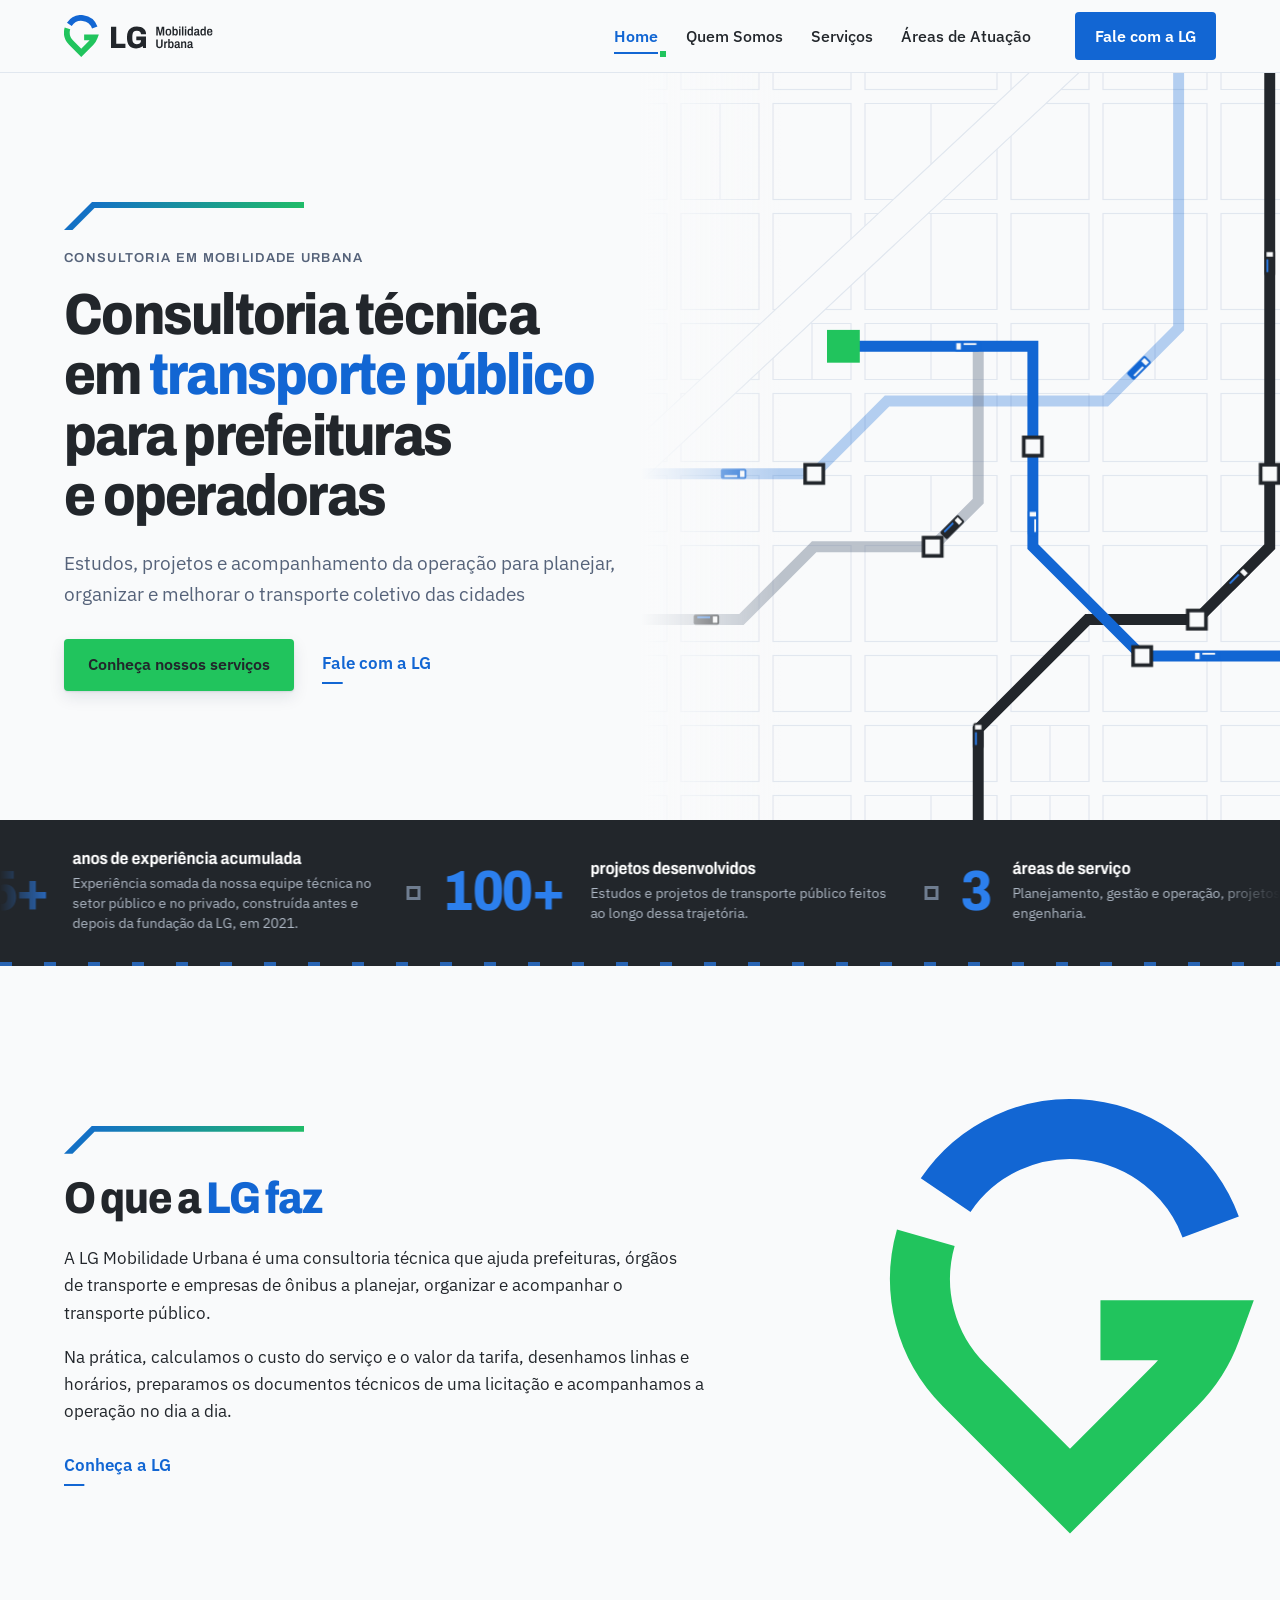
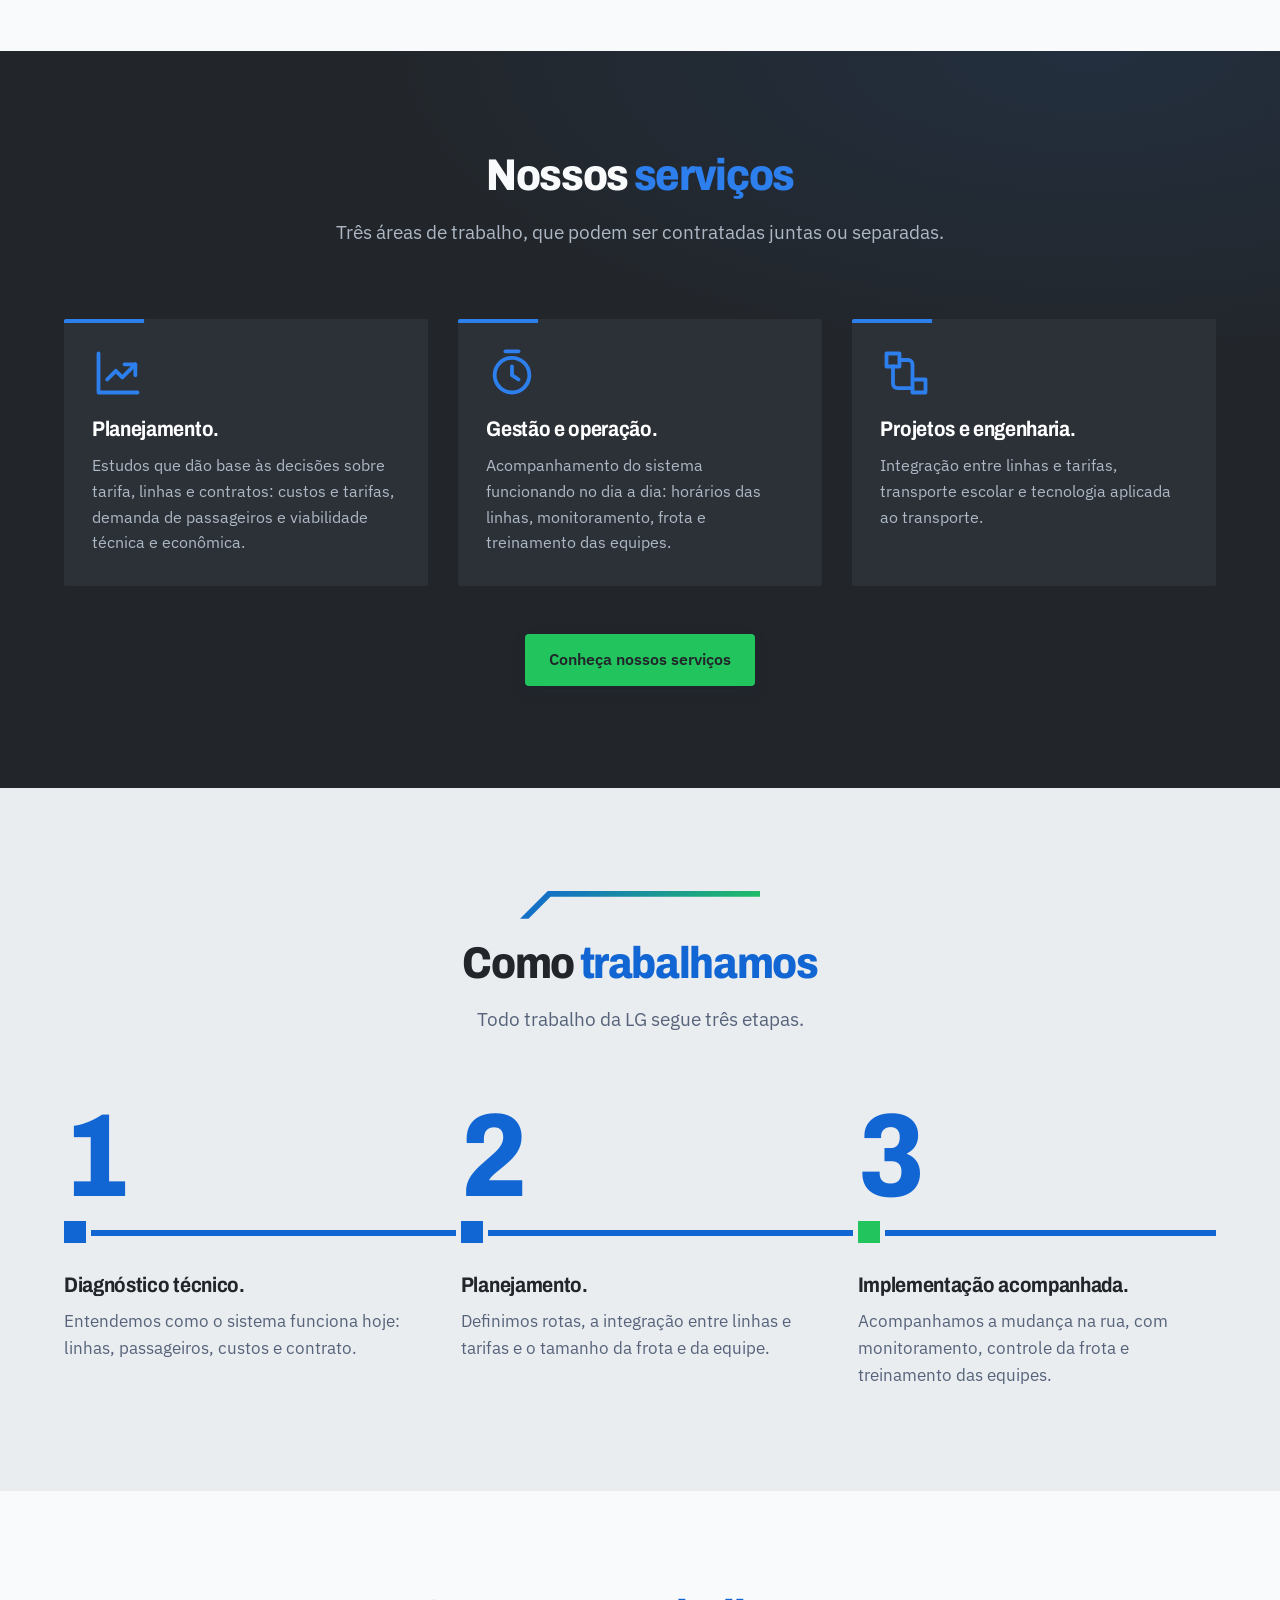
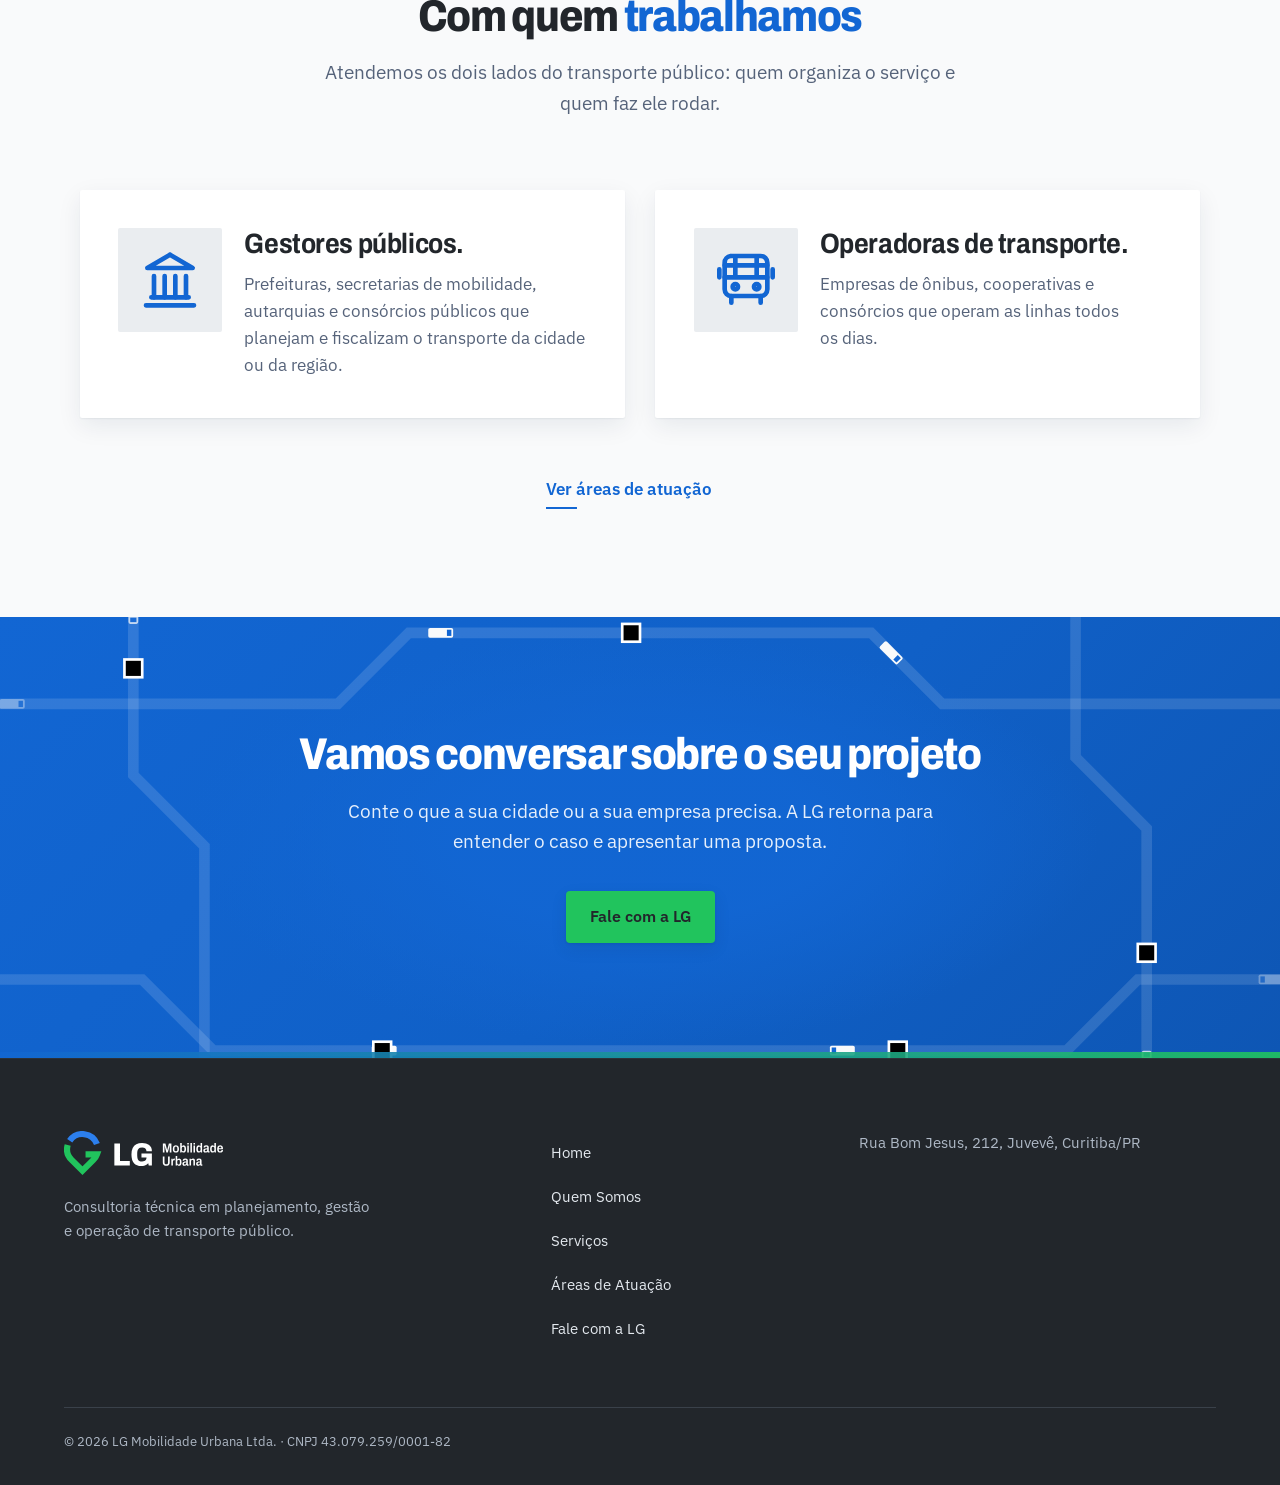
<file: index.html>
<!doctype html>
<html lang="pt-BR">
<head>
<meta charset="utf-8">
<meta name="viewport" content="width=device-width, initial-scale=1, viewport-fit=cover">
<title>LG Mobilidade Urbana · Consultoria em transporte público</title>
<meta name="description" content="Consultoria técnica em planejamento, gestão e operação de transporte público para prefeituras, órgãos gestores e operadoras.">
<link rel="canonical" href="https://sitelg.consultoriasdigitais.com.br/">
<meta name="theme-color" content="#22262B">
<meta property="og:type" content="website">
<meta property="og:locale" content="pt_BR">
<meta property="og:site_name" content="LG Mobilidade Urbana">
<meta property="og:title" content="LG Mobilidade Urbana · Consultoria em transporte público">
<meta property="og:description" content="Consultoria técnica em planejamento, gestão e operação de transporte público para prefeituras, órgãos gestores e operadoras.">
<meta property="og:url" content="https://sitelg.consultoriasdigitais.com.br/">
<meta property="og:image" content="https://sitelg.consultoriasdigitais.com.br/assets/img/og-lg.png?v=2">
<meta property="og:image:width" content="1200">
<meta property="og:image:height" content="630">
<meta property="og:image:alt" content="LG Mobilidade Urbana: consultoria técnica em transporte público para prefeituras e operadoras">
<meta name="twitter:card" content="summary_large_image">
<meta name="twitter:title" content="LG Mobilidade Urbana · Consultoria em transporte público">
<meta name="twitter:description" content="Consultoria técnica em planejamento, gestão e operação de transporte público para prefeituras, órgãos gestores e operadoras.">
<meta name="twitter:image" content="https://sitelg.consultoriasdigitais.com.br/assets/img/og-lg.png?v=2">
<meta name="twitter:image:alt" content="LG Mobilidade Urbana: consultoria técnica em transporte público para prefeituras e operadoras">
<link rel="icon" href="assets/logo/favicon.svg" type="image/svg+xml">
<link rel="icon" href="assets/logo/favicon-32.png" sizes="32x32" type="image/png">
<link rel="apple-touch-icon" href="assets/logo/apple-touch-icon-180.png">
<link rel="manifest" href="site.webmanifest">
<link rel="preload" href="assets/fonts/archivo.woff2" as="font" type="font/woff2" crossorigin>
<link rel="preload" href="assets/fonts/ibm-plex-sans.woff2" as="font" type="font/woff2" crossorigin>
<link rel="stylesheet" href="assets/css/site.css?v=4">
<style>@keyframes entra{from{opacity:0;transform:translateY(24px)}to{opacity:1;transform:none}}@keyframes aparece{from{opacity:0}to{opacity:1}}h1,h2{text-wrap:balance}@media (prefers-reduced-motion:reduce){.ent{animation:none}}</style>
<script type="application/ld+json">{"@context":"https://schema.org","@graph":[{"@type":"ProfessionalService","@id":"https://sitelg.consultoriasdigitais.com.br/#organizacao","name":"LG Mobilidade Urbana","legalName":"LG Mobilidade Urbana Ltda.","taxID":"43.079.259/0001-82","identifier":{"@type":"PropertyValue","propertyID":"CNPJ","value":"43.079.259/0001-82"},"url":"https://sitelg.consultoriasdigitais.com.br/","logo":{"@type":"ImageObject","url":"https://sitelg.consultoriasdigitais.com.br/assets/logo/favicon-512.png","width":512,"height":512},"image":"https://sitelg.consultoriasdigitais.com.br/assets/img/og-lg.png","description":"Consultoria técnica em planejamento, gestão e operação de transporte público para prefeituras, órgãos gestores e operadoras.","foundingDate":"2021-08-11","foundingLocation":{"@type":"Place","name":"Curitiba, PR, Brasil"},"address":{"@type":"PostalAddress","streetAddress":"Rua Bom Jesus, 212, Juvevê","addressLocality":"Curitiba","addressRegion":"PR","postalCode":"80035-010","addressCountry":"BR"},"areaServed":{"@type":"Country","name":"BR"},"knowsAbout":["Transporte público","Mobilidade urbana","Estudos de custos e tarifas","Estudos de demanda","Programação operacional","Integração tarifária","Transporte escolar","Licitações de transporte público"]},{"@type":"WebSite","@id":"https://sitelg.consultoriasdigitais.com.br/#site","url":"https://sitelg.consultoriasdigitais.com.br/","name":"LG Mobilidade Urbana","inLanguage":"pt-BR","publisher":{"@id":"https://sitelg.consultoriasdigitais.com.br/#organizacao"}},{"@type":"WebPage","@id":"https://sitelg.consultoriasdigitais.com.br/#pagina","url":"https://sitelg.consultoriasdigitais.com.br/","name":"LG Mobilidade Urbana · Consultoria em transporte público","isPartOf":{"@id":"https://sitelg.consultoriasdigitais.com.br/#site"},"about":{"@id":"https://sitelg.consultoriasdigitais.com.br/#organizacao"},"inLanguage":"pt-BR","primaryImageOfPage":{"@type":"ImageObject","url":"https://sitelg.consultoriasdigitais.com.br/assets/img/og-lg.png","width":1200,"height":630},"description":"Consultoria técnica em planejamento, gestão e operação de transporte público para prefeituras, órgãos gestores e operadoras.","breadcrumb":{"@id":"https://sitelg.consultoriasdigitais.com.br/#trilha"}},{"@type":"BreadcrumbList","@id":"https://sitelg.consultoriasdigitais.com.br/#trilha","itemListElement":[{"@type":"ListItem","position":1,"name":"Home","item":"https://sitelg.consultoriasdigitais.com.br/"}]},{"@type":"Service","@id":"https://sitelg.consultoriasdigitais.com.br/servicos.html#planejamento","name":"Planejamento","serviceType":"Planejamento","description":"Estudos que dão base às decisões sobre tarifa, linhas e contratos: custos e tarifas, demanda de passageiros e viabilidade técnica e econômica.","provider":{"@id":"https://sitelg.consultoriasdigitais.com.br/#organizacao"},"areaServed":{"@type":"Country","name":"BR"},"url":"https://sitelg.consultoriasdigitais.com.br/servicos.html"},{"@type":"Service","@id":"https://sitelg.consultoriasdigitais.com.br/servicos.html#gestao-e-operacao","name":"Gestão e operação","serviceType":"Gestão e operação","description":"Acompanhamento do sistema funcionando no dia a dia: horários das linhas, monitoramento, frota e treinamento das equipes.","provider":{"@id":"https://sitelg.consultoriasdigitais.com.br/#organizacao"},"areaServed":{"@type":"Country","name":"BR"},"url":"https://sitelg.consultoriasdigitais.com.br/servicos.html"},{"@type":"Service","@id":"https://sitelg.consultoriasdigitais.com.br/servicos.html#projetos-e-engenharia","name":"Projetos e engenharia","serviceType":"Projetos e engenharia","description":"Integração entre linhas e tarifas, transporte escolar e tecnologia aplicada ao transporte.","provider":{"@id":"https://sitelg.consultoriasdigitais.com.br/#organizacao"},"areaServed":{"@type":"Country","name":"BR"},"url":"https://sitelg.consultoriasdigitais.com.br/servicos.html"}]}</script>
</head>
<body>
<svg width="0" height="0" style="position:absolute" aria-hidden="true"><defs><symbol id="lg-sym" viewBox="-36 -36 72 87"><g fill="none" stroke-width="12" stroke-linejoin="miter"><path d="M -24.87 -16.78 A 30.0 30.0 0 0 1 28.19 -10.26" style="stroke:var(--sb,#1266D3)"/><path d="M -28.84 -8.27 A 30.0 30.0 0 0 0 -21.21 21.21 L 0.00 42.43 L 21.21 21.21 A 30.0 30.0 0 0 0 28.19 10.26 L 6 10.26" style="stroke:var(--sg,#21C45D)"/></g></symbol></defs></svg>
<a class="pular" href="#conteudo">Pular para o conteúdo</a>
<div class="bm-troca" aria-hidden="true"></div>

<header class="topo">
  <div class="barra"><div class="wrap barra-in">
    <a class="marca" href="index.html"><img src="assets/logo/lg-horizontal.svg" width="168" height="42" alt="LG Mobilidade Urbana"></a>
    <nav class="menu" id="menu" aria-label="Principal">
      <ul>
        <li><a href="index.html" aria-current="page">Home</a></li>
        <li><a href="quem-somos.html">Quem Somos</a></li>
        <li><a href="servicos.html">Serviços</a></li>
        <li><a href="areas-de-atuacao.html">Áreas de Atuação</a></li>
      </ul>
      <a class="btn-azul" href="#contato-lg" data-abre-modal>Fale com a LG</a>
    </nav>
    <button class="menu-btn" type="button" aria-expanded="false" aria-controls="menu"><span class="menu-ico" aria-hidden="true"></span><span class="sr">Abrir menu</span></button>
  </div></div>
</header>

<main id="conteudo">

<section class="hero" style="--h1-m:27px;--h1-t:44px;--h1-d:58px">
  <div class="hero-arte ent" data-vivo role="img" aria-label="Rede de ônibus em funcionamento: linhas convertendo a 45 graus, veículos circulando e paradas acendendo até o ponto de chegada">
    <svg class="bm-fluxo rede-viva" viewBox="0 0 720 820" preserveAspectRatio="xMidYMid slice" aria-hidden="true">
      <defs>
        <path id="h-l1" d="M380 860V720L500 600H620L700 520V-20"/>
        <path id="h-l2" d="M760 640H560L440 520V300H232"/>
        <path id="h-l3" d="M-20 440H200L280 360H520L600 280V-20"/>
        <path id="h-l4" d="M-20 600H120L200 520H330L380 470V300"/>
        <g id="h-v"><rect x="-14" y="-5.5" width="28" height="11" rx="2" fill="#22262B"/><rect x="7" y="-3.5" width="5" height="7" fill="#F9FAFB"/><rect x="-10" y="-3.5" width="14" height="2" fill="#2C7FED"/></g>
        <g id="h-va"><rect x="-14" y="-5.5" width="28" height="11" rx="2" fill="#1266D3"/><rect x="7" y="-3.5" width="5" height="7" fill="#F9FAFB"/><rect x="-10" y="1.5" width="14" height="2" fill="#F9FAFB"/></g>
      </defs>
      <path class="base vive" pathLength="1" stroke="#1266D3" stroke-opacity=".3" style="--d:.5s" d="M-20 440H200L280 360H520L600 280V-20"/>
      <path class="base vive" pathLength="1" stroke="#6F7D90" stroke-opacity=".45" style="--d:.65s" d="M-20 600H120L200 520H330L380 470V300"/>
      <path class="base desenha" pathLength="1" stroke="#22262B" d="M380 860V720L500 600H620L700 520V-20"/>
      <path class="base desenha d2" pathLength="1" stroke="#1266D3" d="M760 640H560L440 520V300H232"/>
      <g class="surge veic" style="--t:1.5s" data-veic="h-l1|3|12|h-v h-l2|3|9|h-va h-l3|2|11|h-va h-l4|2|9|h-v"></g>
      <rect class="parada acende" style="--d:1.6s" x="550" y="630" width="20" height="20"/>
      <rect class="parada acende" style="--d:2.2s" x="430" y="400" width="20" height="20"/>
      <rect class="parada acende" style="--d:2.8s" x="610" y="590" width="20" height="20"/>
      <rect class="parada acende" style="--d:3.4s" x="690" y="430" width="20" height="20"/>
      <rect class="parada acende" style="--d:4s" x="190" y="430" width="20" height="20"/>
      <rect class="parada acende" style="--d:4.6s" x="320" y="510" width="20" height="20"/>
      <rect class="pulso" stroke="#21C45D" style="--d:1.8s" x="214" y="282" width="36" height="36"/>
      <rect class="pulso" stroke="#21C45D" style="--d:3.2s" x="214" y="282" width="36" height="36"/>
      <rect class="chegada" x="214" y="282" width="36" height="36"/>
    </svg>
  </div>
  <div class="wrap">
    <div class="hero-copy">
      <span class="lg-tracado anima ent" style="--i:0" aria-hidden="true"></span>
      <span class="kicker detalhe ent" style="--i:0">Consultoria em mobilidade urbana</span>
      <h1 class="ent" style="--i:1">Consultoria técnica em <span class="hl">transporte público</span> para prefeituras e operadoras</h1>
      <p class="sub ent" style="--i:2">Estudos, projetos e acompanhamento da operação para planejar, organizar e melhorar o transporte coletivo das cidades</p>
      <div class="acoes ent" style="--i:3">
        <a class="bm-btn" href="servicos.html">Conheça nossos serviços<span class="bm-btn-trilho" aria-hidden="true"><span></span></span></a>
        <a class="bm-link" href="#contato-lg" data-abre-modal>Fale com a LG</a>
      </div>
    </div>
  </div>
</section>

<section class="faixa-num" data-faixa data-vivo aria-label="A LG em números">
  <div class="faixa-num-janela">
    <div class="faixa-num-trilho">
      <ul>
        <li class="fn-item"><span class="fn-valor contador" style="--w:3ch" aria-hidden="true" data-conta="25" data-sufixo="+">25+</span><span class="sr">Mais de 25</span><span class="fn-txt"><span class="fn-rotulo">anos de experiência acumulada</span><span class="fn-legenda">Experiência somada da nossa equipe técnica no setor público e no privado, construída antes e depois da fundação da LG, em 2021.</span></span></li>
        <li class="fn-item"><span class="fn-valor contador" style="--w:4ch" aria-hidden="true" data-conta="100" data-sufixo="+">100+</span><span class="sr">Mais de 100</span><span class="fn-txt"><span class="fn-rotulo">projetos desenvolvidos</span><span class="fn-legenda">Estudos e projetos de transporte público feitos ao longo dessa trajetória.</span></span></li>
        <li class="fn-item"><span class="fn-valor" style="--w:1ch">3</span><span class="fn-txt"><span class="fn-rotulo">áreas de serviço</span><span class="fn-legenda">Planejamento, gestão e operação, projetos e engenharia.</span></span></li>
        <li class="fn-item"><span class="fn-titulo">Independência técnica</span><span class="fn-txt"><span class="fn-legenda">Análises sem vínculo comercial com fornecedores de equipamentos ou sistemas.</span></span></li>
        <li class="fn-item"><span class="fn-titulo">Do planejamento à operação</span><span class="fn-txt"><span class="fn-legenda">Do primeiro estudo ao acompanhamento do sistema funcionando no dia a dia.</span></span></li>
      </ul>
    </div>
  </div>
</section>

<section class="dobra f-liso">
  <div class="wrap">
    <div class="grade">
      <div class="sobre-txt rv">
        <span class="lg-tracado" aria-hidden="true"></span>
        <h2>O que a <span class="hl">LG faz</span></h2>
        <p>A LG Mobilidade Urbana é uma consultoria técnica que ajuda prefeituras, órgãos de transporte e empresas de ônibus a planejar, organizar e acompanhar o transporte público.</p>
        <p>Na prática, calculamos o custo do serviço e o valor da tarifa, desenhamos linhas e horários, preparamos os documentos técnicos de uma licitação e acompanhamos a operação no dia a dia.</p>
        <a class="bm-link" href="quem-somos.html">Conheça a LG</a>
      </div>
      <div class="sobre-pino rv" style="--d:1" role="img" aria-label="Símbolo da LG: um pino de localização desenhado em traço, com o arco azul abrindo o G e a perna verde fechando">
        <svg viewBox="-42 -42 84 96" aria-hidden="true">
          <path class="tr" pathLength="1" stroke="#1266D3" d="M -24.87 -16.78 A 30.0 30.0 0 0 1 28.19 -10.26"/>
          <path class="tr g" pathLength="1" stroke="#21C45D" d="M -28.84 -8.27 A 30.0 30.0 0 0 0 -21.21 21.21 L 0.00 42.43 L 21.21 21.21 A 30.0 30.0 0 0 0 28.19 10.26 L 6 10.26"/>
        </svg>
      </div>
    </div>
  </div>
</section>

<section class="dobra escuro">
  <div class="wrap">
    <div class="cab rv">
      <h2>Nossos <span class="hl">serviços</span></h2>
      <p class="sub">Três áreas de trabalho, que podem ser contratadas juntas ou separadas.</p>
    </div>
    <ol class="frentes3">
      <li class="rv" style="--d:0">
        <div class="frente-card"><svg class="frente-ico ico-monta" viewBox="0 0 24 24" aria-hidden="true"><path pathLength="1" style="--j:0" d="M3 3v18h18"/><path pathLength="1" style="--j:1" d="M7 15l4-4 3 3 6-6"/><path pathLength="1" style="--j:2" d="M15 8h5v5"/></svg><h3>Planejamento.</h3><p>Estudos que dão base às decisões sobre tarifa, linhas e contratos: custos e tarifas, demanda de passageiros e viabilidade técnica e econômica.</p></div>
      </li>
      <li class="rv" style="--d:1">
        <div class="frente-card"><svg class="frente-ico ico-monta" viewBox="0 0 24 24" aria-hidden="true"><path pathLength="1" style="--j:0" d="M12 5a8 8 0 1 1 0 16a8 8 0 1 1 0-16"/><path pathLength="1" style="--j:1" d="M12 9v4l3 2"/><path pathLength="1" style="--j:2" d="M9 2h6"/></svg><h3>Gestão e operação.</h3><p>Acompanhamento do sistema funcionando no dia a dia: horários das linhas, monitoramento, frota e treinamento das equipes.</p></div>
      </li>
      <li class="rv" style="--d:2">
        <div class="frente-card"><svg class="frente-ico ico-monta" viewBox="0 0 24 24" aria-hidden="true"><rect pathLength="1" style="--j:0" x="3" y="3" width="6" height="6"/><rect pathLength="1" style="--j:1" x="15" y="15" width="6" height="6"/><path pathLength="1" style="--j:2" d="M9 6h4a2 2 0 0 1 2 2v7M6 9v8a2 2 0 0 0 2 2h7"/></svg><h3>Projetos e engenharia.</h3><p>Integração entre linhas e tarifas, transporte escolar e tecnologia aplicada ao transporte.</p></div>
      </li>
    </ol>
    <div class="cta-linha rv"><a class="bm-btn" href="servicos.html">Conheça nossos serviços<span class="bm-btn-trilho" aria-hidden="true"><span></span></span></a></div>
  </div>
</section>

<section class="dobra f-apoio-liso">
  <div class="wrap">
    <div class="cab rv">
      <span class="lg-tracado" aria-hidden="true"></span>
      <h2>Como <span class="hl">trabalhamos</span></h2>
      <p class="sub">Todo trabalho da LG segue três etapas.</p>
    </div>
    <ol class="etapas3 rv">
      <li class="etapa3"><span class="num" aria-hidden="true">1</span><span class="marco" aria-hidden="true"></span><h3>Diagnóstico técnico.</h3><p>Entendemos como o sistema funciona hoje: linhas, passageiros, custos e contrato.</p></li>
      <li class="etapa3"><span class="num" aria-hidden="true">2</span><span class="marco" aria-hidden="true"></span><h3>Planejamento.</h3><p>Definimos rotas, a integração entre linhas e tarifas e o tamanho da frota e da equipe.</p></li>
      <li class="etapa3"><span class="num" aria-hidden="true">3</span><span class="marco" aria-hidden="true"></span><h3>Implementação acompanhada.</h3><p>Acompanhamos a mudança na rua, com monitoramento, controle da frota e treinamento das equipes.</p></li>
    </ol>
  </div>
</section>

<section class="dobra f-liso">
  <div class="wrap">
    <div class="cab rv">
      <h2>Com quem <span class="hl">trabalhamos</span></h2>
      <p class="sub">Atendemos os dois lados do transporte público: quem organiza o serviço e quem faz ele rodar.</p>
    </div>
    <div class="publicos2">
      <div class="pub-card rv">
        <span class="pub-ico" aria-hidden="true"><svg class="ico-monta" viewBox="0 0 24 24"><path pathLength="1" style="--j:0" d="M12 2.5 20.5 7.5h-17z"/><path pathLength="1" style="--j:1" d="M3 21.5h18M5 18.5h14"/><path pathLength="1" style="--j:2" d="M6 10.5v8M10 10.5v8M14 10.5v8M18 10.5v8"/></svg></span>
        <div><h3>Gestores públicos.</h3><p>Prefeituras, secretarias de mobilidade, autarquias e consórcios públicos que planejam e fiscalizam o transporte da cidade ou da região.</p></div>
      </div>
      <div class="pub-card rv" style="--d:1">
        <span class="pub-ico" aria-hidden="true"><svg class="ico-monta" viewBox="0 0 24 24"><rect pathLength="1" style="--j:0" x="4" y="3" width="16" height="15" rx="2.5"/><path pathLength="1" style="--j:1" d="M4 11h16M8 3.5v7.5M16 3.5v7.5M4 6.5h16"/><circle cx="8" cy="14.5" r="1"/><circle cx="16" cy="14.5" r="1"/><path pathLength="1" style="--j:2" d="M6.5 18v2.5M17.5 18v2.5M2 8v3M22 8v3"/></svg></span>
        <div><h3>Operadoras de transporte.</h3><p>Empresas de ônibus, cooperativas e consórcios que operam as linhas todos os dias.</p></div>
      </div>
    </div>
    <div class="cta-linha rv"><a class="bm-link" href="areas-de-atuacao.html">Ver áreas de atuação</a></div>
  </div>
</section>

<section class="cta-calma cta-viva v-rotas" data-vivo>
  <svg class="cta-fundo" viewBox="0 0 1440 520" preserveAspectRatio="xMidYMid slice" aria-hidden="true">
    <defs>
      <path id="c-r1" d="M-20 110H380L460 30H980L1060 110H1460"/>
      <path id="c-r2" d="M1460 420H1280L1200 500H240L160 420H-20"/>
      <path id="c-r3" d="M150 -20V190L230 270V540"/>
      <path id="c-r4" d="M1290 540V250L1210 170V-20"/>
      <g id="c-v"><rect x="-14" y="-5.5" width="28" height="11" rx="2" fill="#F9FAFB"/><rect x="7" y="-3.5" width="5" height="7" fill="#1266D3"/></g>
    </defs>
    <g fill="none" stroke="#FFFFFF" stroke-opacity=".13" stroke-width="12">
      <use href="#c-r1"/><use href="#c-r2"/><use href="#c-r3"/><use href="#c-r4"/>
    </g>
    <g class="veic" data-veic="c-r1|3|16|c-v c-r2|3|18|c-v c-r3|1|8|c-v c-r4|1|8|c-v"></g>
    <g stroke="#FFFFFF">
      <rect class="pulso" style="--d:0s" x="700" y="20" width="20" height="20"/>
      <rect class="pulso" style="--d:.9s" x="420" y="490" width="20" height="20"/>
      <rect class="pulso" style="--d:1.8s" x="1000" y="490" width="20" height="20"/>
      <rect class="pulso" style="--d:1.3s" x="140" y="60" width="20" height="20"/>
      <rect class="pulso" style="--d:2.2s" x="1280" y="380" width="20" height="20"/>
    </g>
    <g stroke="#FFFFFF" stroke-width="3">
      <rect class="acende azul" style="--d:0s" x="700" y="20" width="20" height="20"/>
      <rect class="acende azul" style="--d:.9s" x="420" y="490" width="20" height="20"/>
      <rect class="acende azul" style="--d:1.8s" x="1000" y="490" width="20" height="20"/>
      <rect class="acende azul" style="--d:1.3s" x="140" y="60" width="20" height="20"/>
      <rect class="acende azul" style="--d:2.2s" x="1280" y="380" width="20" height="20"/>
    </g>
  </svg>
  <div class="wrap">
    <div class="rv">
      <h2>Vamos conversar sobre o seu projeto</h2>
      <p class="sub">Conte o que a sua cidade ou a sua empresa precisa. A LG retorna para entender o caso e apresentar uma proposta.</p>
      <div class="acoes"><a class="bm-btn" href="#contato-lg" data-abre-modal>Fale com a LG<span class="bm-btn-trilho" aria-hidden="true"><span></span></span></a></div>
    </div>
  </div>
</section>

</main>

<footer class="rodape">
  <div class="wrap">
    <div class="rodape-grade">
      <div>
        <img src="assets/logo/lg-horizontal-negativo.svg" width="180" height="45" alt="LG Mobilidade Urbana" loading="lazy">
        <p>Consultoria técnica em planejamento, gestão e operação de transporte público.</p>
      </div>
      <nav aria-label="Rodapé">
        <ul>
          <li><a href="index.html">Home</a></li>
          <li><a href="quem-somos.html">Quem Somos</a></li>
          <li><a href="servicos.html">Serviços</a></li>
          <li><a href="areas-de-atuacao.html">Áreas de Atuação</a></li>
          <li><a href="#contato-lg" data-abre-modal>Fale com a LG</a></li>
        </ul>
      </nav>
      <ul id="contato-lg">
        <li>Rua Bom Jesus, 212, Juvevê, Curitiba/PR</li>
      </ul>
    </div>
    <div class="rodape-base">
      <span>© 2026 LG Mobilidade Urbana Ltda. · CNPJ 43.079.259/0001-82</span>
    </div>
  </div>
</footer>

<dialog class="modal" id="modal-fale" aria-labelledby="modal-titulo">
  <div data-vista="form">
    <div class="modal-topo">
      <div><span class="lg-tracado" aria-hidden="true"></span><h2 id="modal-titulo">Fale com a LG</h2></div>
      <button class="modal-fechar" type="button" data-fecha aria-label="Fechar"><svg width="20" height="20" viewBox="0 0 20 20" aria-hidden="true"><path d="M3 3l14 14M17 3L3 17" stroke="currentColor" stroke-width="2.5"/></svg></button>
    </div>
    <div class="modal-corpo">
      <p>Preencha os campos abaixo e a LG entra em contato.</p>
      <form method="post" novalidate>
        <div class="campos">
          <div class="campo"><label for="f-nome">Nome completo</label><input id="f-nome" name="nome" type="text" autocomplete="name" placeholder="Seu nome" required><span class="erro" aria-live="polite"></span></div>
          <div class="campo"><label for="f-cargo">Cargo</label><input id="f-cargo" name="cargo" type="text" autocomplete="organization-title" placeholder="Ex.: diretor de transporte" required><span class="erro" aria-live="polite"></span></div>
          <div class="campo"><label for="f-orgao">Órgão ou empresa</label><input id="f-orgao" name="orgao" type="text" autocomplete="organization" placeholder="Ex.: Secretaria Municipal de Mobilidade" required><span class="erro" aria-live="polite"></span></div>
          <div class="campo"><label for="f-tipo">Tipo de organização</label><select id="f-tipo" name="tipo" required><option value="" selected disabled hidden></option><option>Prefeitura ou secretaria</option><option>Órgão gestor, autarquia ou empresa pública</option><option>Consórcio público</option><option>Operadora ou consórcio operacional</option><option>Outro</option></select><span class="erro" aria-live="polite"></span></div>
          <div class="campo"><label for="f-email">E-mail</label><input id="f-email" name="email" type="email" autocomplete="email" inputmode="email" placeholder="seu.nome@orgao.gov.br" required><span class="erro" aria-live="polite"></span></div>
          <div class="campo"><label for="f-tel">Telefone ou WhatsApp</label><input id="f-tel" name="telefone" type="tel" autocomplete="tel" inputmode="tel" placeholder="(00) 00000-0000" required><span class="erro" aria-live="polite"></span></div>
          <div class="campo largo"><label for="f-assunto">Assunto</label><select id="f-assunto" name="assunto" required><option value="" selected disabled hidden></option><option>Estudo de custos e tarifas</option><option>Mudança nas linhas</option><option>Edital ou licitação</option><option>Gestão e operação</option><option>Integração, tecnologia ou ITS</option><option>Outro</option></select><span class="erro" aria-live="polite"></span></div>
          <div class="campo largo"><label for="f-mensagem">Mensagem</label><textarea id="f-mensagem" name="mensagem" placeholder="Conte em poucas linhas o que você precisa" required></textarea><span class="erro" aria-live="polite"></span></div>
        </div>
        <input class="isca" type="text" name="_gotcha" tabindex="-1" autocomplete="off" aria-hidden="true">
        <div class="campo aceite"><label for="f-aceite"><input id="f-aceite" name="consentimento" type="checkbox" value="sim" required><span>Autorizo o uso destes dados só para a LG responder a este contato.</span></label><span class="erro" aria-live="polite"></span></div>
        <div class="envio">
          <button class="bm-btn" type="submit"><span class="rotulo">Enviar mensagem</span><span class="bm-btn-trilho" aria-hidden="true"><span></span></span></button>
          <span class="carregando" aria-hidden="true"><span class="bm-loader"><svg viewBox="-50 -50 100 100"><path class="trilho" d="M36.96 -15.31 L36.96 15.31 L15.31 36.96 L-15.31 36.96 L-36.96 15.31 L-36.96 -15.31 L-15.31 -36.96 L15.31 -36.96Z"/><path class="vagao" d="M36.96 -15.31 L36.96 15.31 L15.31 36.96 L-15.31 36.96 L-36.96 15.31 L-36.96 -15.31 L-15.31 -36.96 L15.31 -36.96Z"/><rect class="lest" x="32" y="-5" width="10" height="10" style="animation-delay:1.41s"/><rect class="lest" x="-5" y="32" width="10" height="10" style="animation-delay:.06s"/><rect class="lest" x="-42" y="-5" width="10" height="10" style="animation-delay:.51s"/><rect class="lest" x="-5" y="-42" width="10" height="10" style="animation-delay:.96s"/></svg></span></span>
        </div>
      </form>
      <dl class="modal-contato">
        <div><dt>Endereço</dt><dd>Rua Bom Jesus, 212, Juvevê, Curitiba/PR</dd></div>
      </dl>
    </div>
  </div>
  <div class="estado" data-vista="ok" hidden>
    <span class="lg-tracado" aria-hidden="true"></span>
    <h2>Mensagem recebida</h2>
    <p>Obrigado pelo contato. A LG vai responder pelo e-mail ou telefone que você informou.</p>
    <button class="bm-btn" type="button" data-fecha>Fechar<span class="bm-btn-trilho" aria-hidden="true"><span></span></span></button>
  </div>
  <div class="estado" data-vista="erro" hidden>
    <span class="lg-tracado" aria-hidden="true"></span>
    <h2>A mensagem não foi enviada</h2>
    <p data-erro-msg>A conexão falhou, mas o que você escreveu continua no formulário. Tente de novo.</p>
    <button class="bm-btn" type="button" data-tenta>Tentar de novo<span class="bm-btn-trilho" aria-hidden="true"><span></span></span></button>
  </div>
</dialog>

<script src="assets/js/site.js?v=4" defer></script>
</body>
</html>
</file>
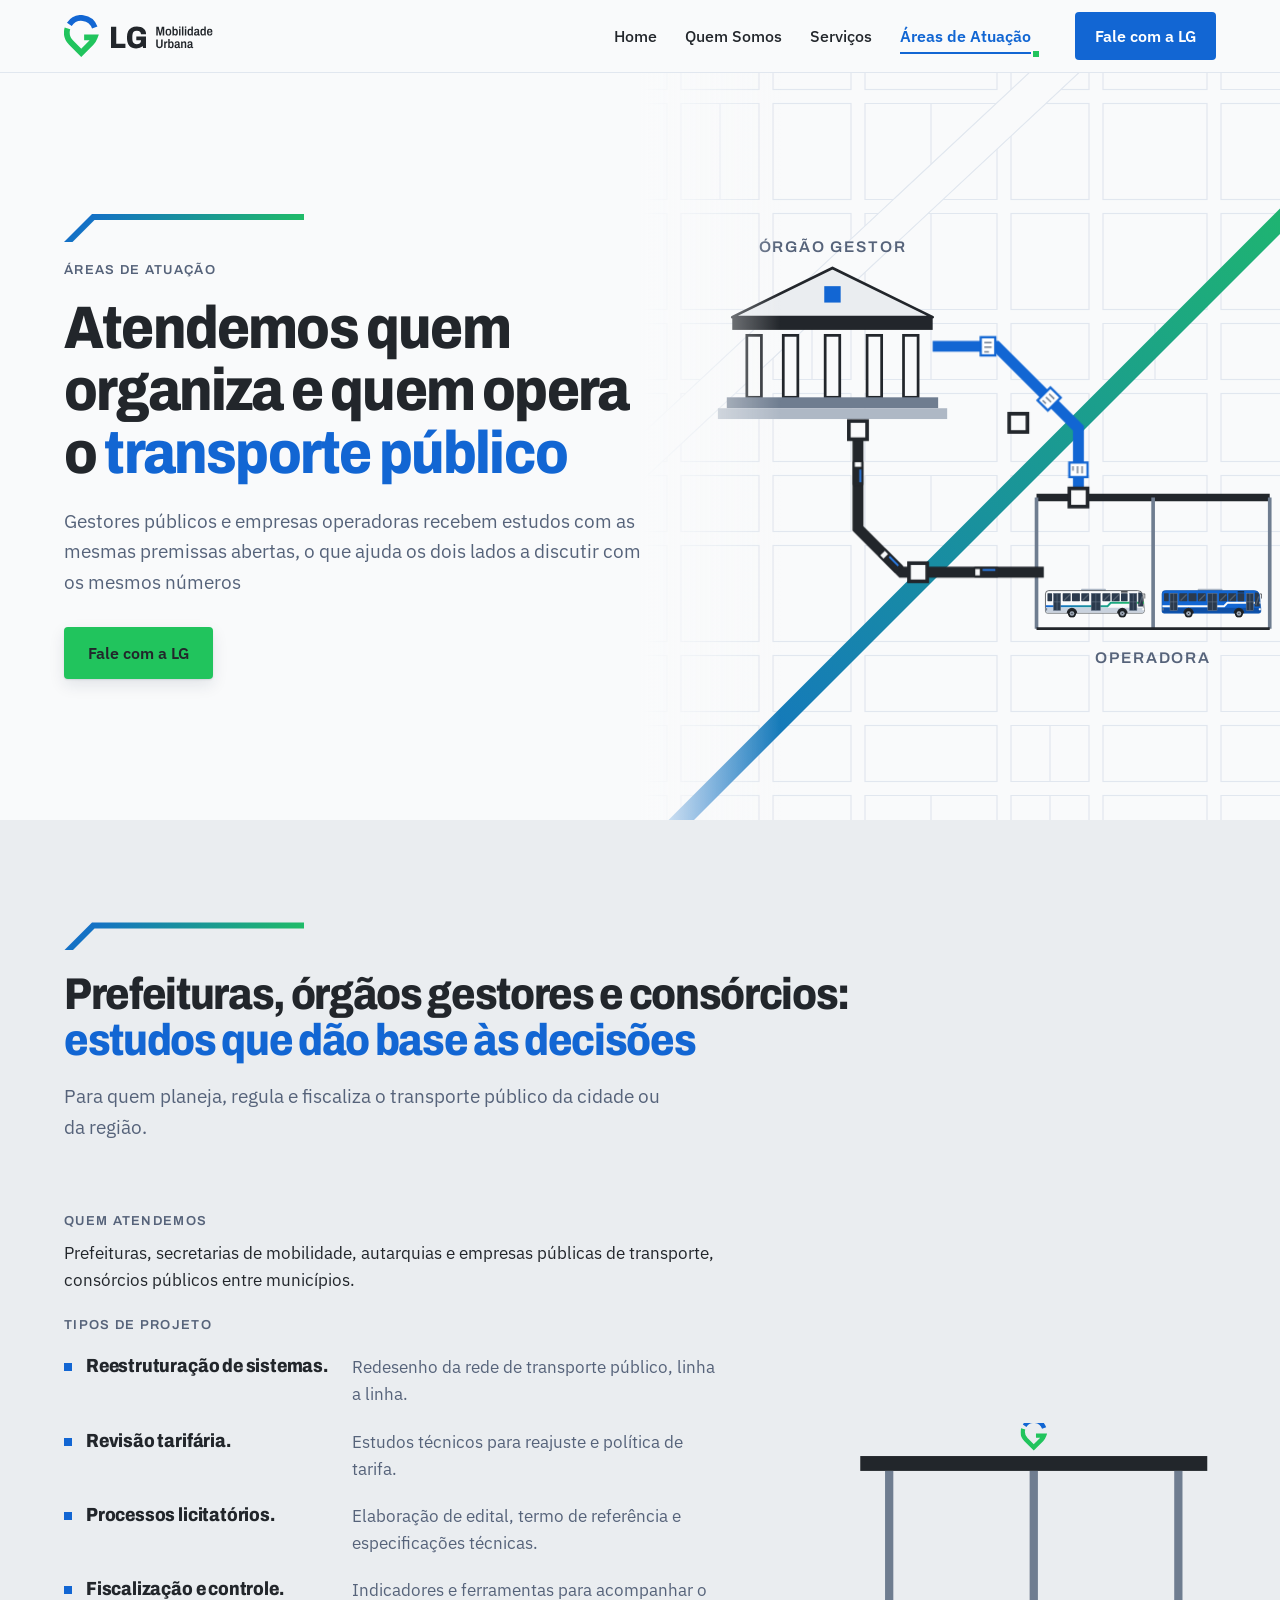
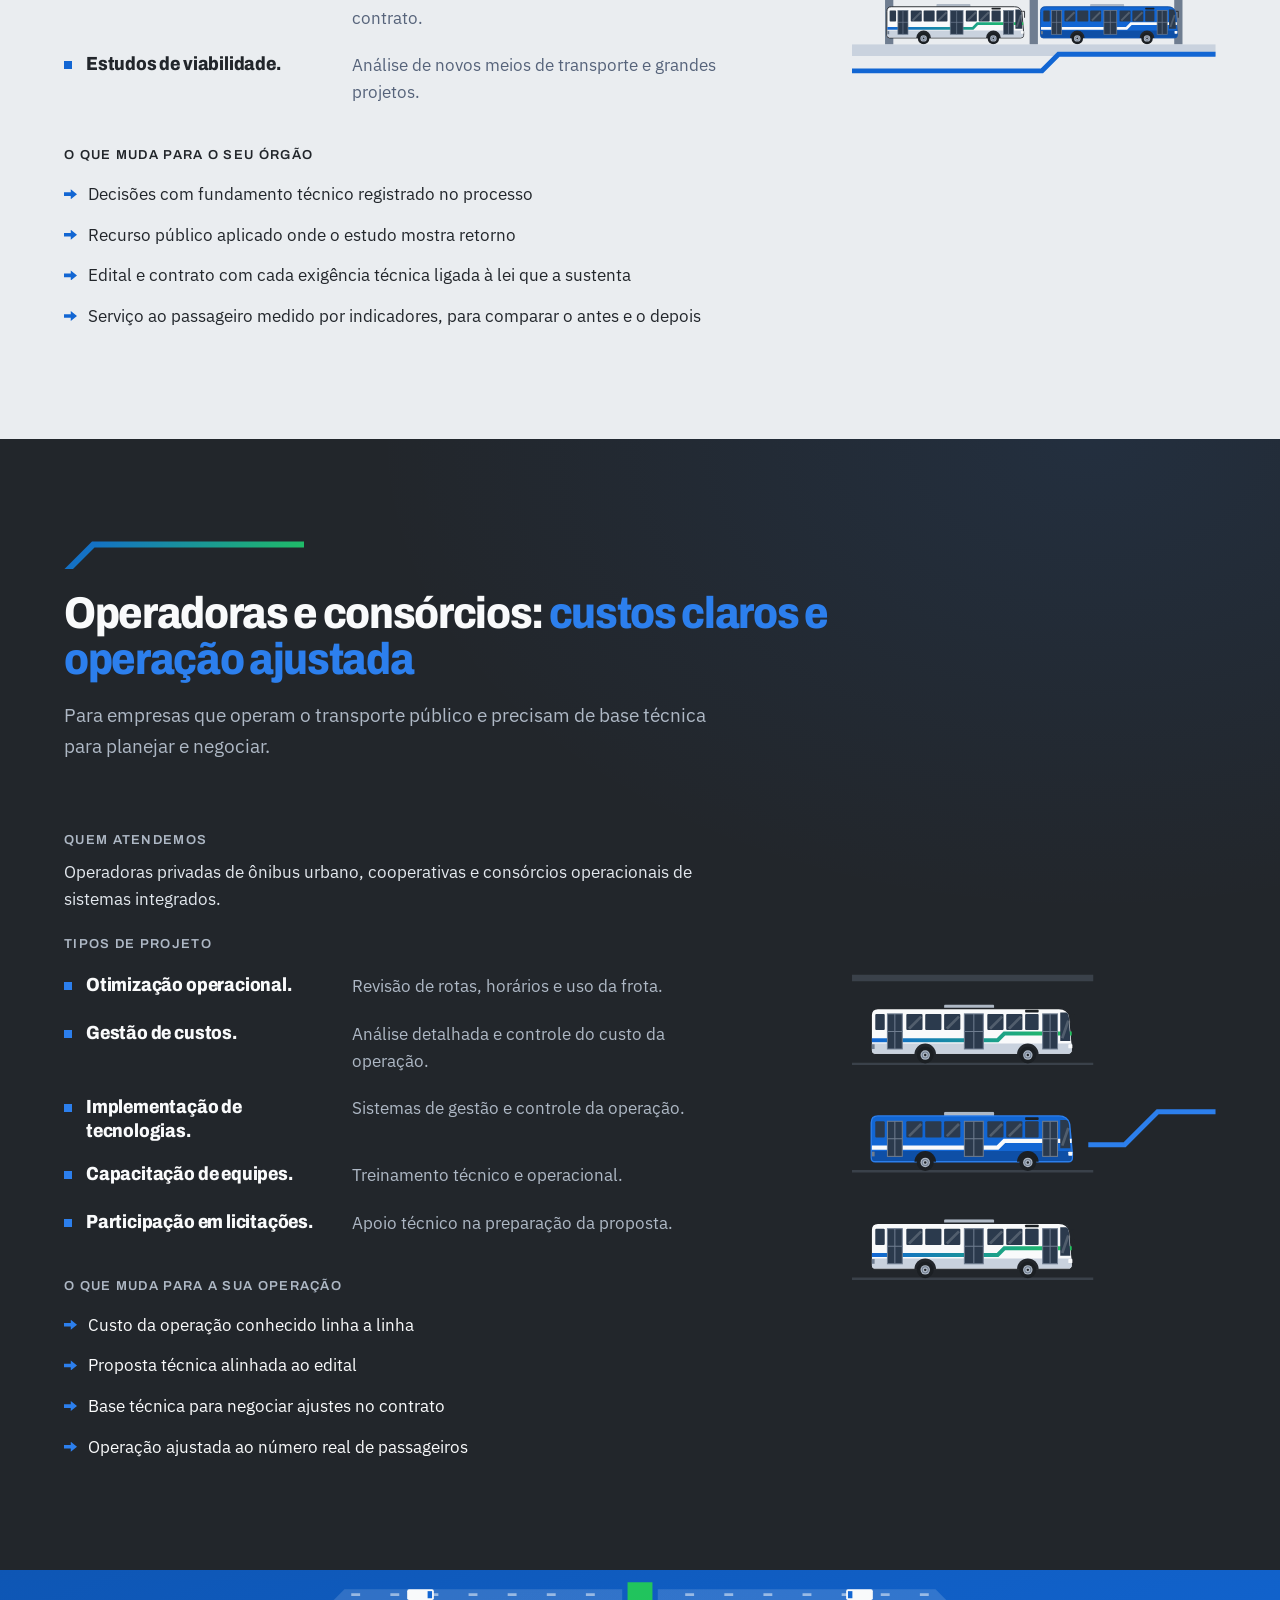
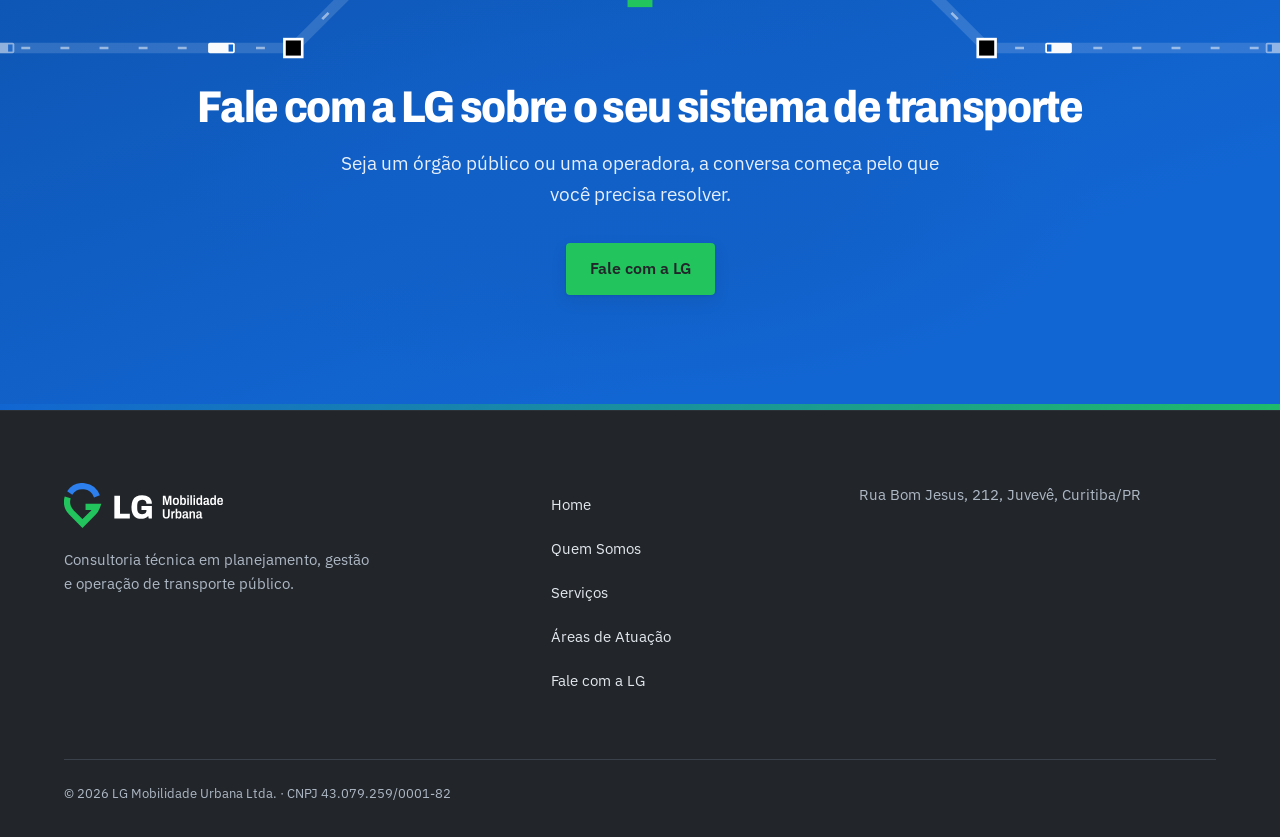
<file: areas-de-atuacao.html>
<!doctype html>
<html lang="pt-BR">
<head>
<meta charset="utf-8">
<meta name="viewport" content="width=device-width, initial-scale=1, viewport-fit=cover">
<title>Áreas de atuação · LG Mobilidade Urbana</title>
<meta name="description" content="Consultoria para prefeituras, órgãos gestores, consórcios públicos e operadoras de ônibus, do planejamento à operação.">
<link rel="canonical" href="https://sitelg.consultoriasdigitais.com.br/areas-de-atuacao.html">
<meta name="theme-color" content="#22262B">
<meta property="og:type" content="website">
<meta property="og:locale" content="pt_BR">
<meta property="og:site_name" content="LG Mobilidade Urbana">
<meta property="og:title" content="Áreas de atuação · LG Mobilidade Urbana">
<meta property="og:description" content="Consultoria para prefeituras, órgãos gestores, consórcios públicos e operadoras de ônibus, do planejamento à operação.">
<meta property="og:url" content="https://sitelg.consultoriasdigitais.com.br/areas-de-atuacao.html">
<meta property="og:image" content="https://sitelg.consultoriasdigitais.com.br/assets/img/og-lg.png?v=2">
<meta property="og:image:width" content="1200">
<meta property="og:image:height" content="630">
<meta property="og:image:alt" content="LG Mobilidade Urbana: consultoria técnica em transporte público para prefeituras e operadoras">
<meta name="twitter:card" content="summary_large_image">
<meta name="twitter:title" content="Áreas de atuação · LG Mobilidade Urbana">
<meta name="twitter:description" content="Consultoria para prefeituras, órgãos gestores, consórcios públicos e operadoras de ônibus, do planejamento à operação.">
<meta name="twitter:image" content="https://sitelg.consultoriasdigitais.com.br/assets/img/og-lg.png?v=2">
<meta name="twitter:image:alt" content="LG Mobilidade Urbana: consultoria técnica em transporte público para prefeituras e operadoras">
<link rel="icon" href="assets/logo/favicon.svg" type="image/svg+xml">
<link rel="icon" href="assets/logo/favicon-32.png" sizes="32x32" type="image/png">
<link rel="apple-touch-icon" href="assets/logo/apple-touch-icon-180.png">
<link rel="manifest" href="site.webmanifest">
<link rel="preload" href="assets/fonts/archivo.woff2" as="font" type="font/woff2" crossorigin>
<link rel="preload" href="assets/fonts/ibm-plex-sans.woff2" as="font" type="font/woff2" crossorigin>
<link rel="stylesheet" href="assets/css/site.css?v=4">
<style>@keyframes entra{from{opacity:0;transform:translateY(24px)}to{opacity:1;transform:none}}@keyframes aparece{from{opacity:0}to{opacity:1}}h1,h2{text-wrap:balance}@media (prefers-reduced-motion:reduce){.ent{animation:none}}</style>
<script type="application/ld+json">{"@context":"https://schema.org","@graph":[{"@type":"ProfessionalService","@id":"https://sitelg.consultoriasdigitais.com.br/#organizacao","name":"LG Mobilidade Urbana","legalName":"LG Mobilidade Urbana Ltda.","taxID":"43.079.259/0001-82","identifier":{"@type":"PropertyValue","propertyID":"CNPJ","value":"43.079.259/0001-82"},"url":"https://sitelg.consultoriasdigitais.com.br/","logo":{"@type":"ImageObject","url":"https://sitelg.consultoriasdigitais.com.br/assets/logo/favicon-512.png","width":512,"height":512},"image":"https://sitelg.consultoriasdigitais.com.br/assets/img/og-lg.png","description":"Consultoria técnica em planejamento, gestão e operação de transporte público para prefeituras, órgãos gestores e operadoras.","foundingDate":"2021-08-11","foundingLocation":{"@type":"Place","name":"Curitiba, PR, Brasil"},"address":{"@type":"PostalAddress","streetAddress":"Rua Bom Jesus, 212, Juvevê","addressLocality":"Curitiba","addressRegion":"PR","postalCode":"80035-010","addressCountry":"BR"},"areaServed":{"@type":"Country","name":"BR"},"knowsAbout":["Transporte público","Mobilidade urbana","Estudos de custos e tarifas","Estudos de demanda","Programação operacional","Integração tarifária","Transporte escolar","Licitações de transporte público"]},{"@type":"WebSite","@id":"https://sitelg.consultoriasdigitais.com.br/#site","url":"https://sitelg.consultoriasdigitais.com.br/","name":"LG Mobilidade Urbana","inLanguage":"pt-BR","publisher":{"@id":"https://sitelg.consultoriasdigitais.com.br/#organizacao"}},{"@type":"WebPage","@id":"https://sitelg.consultoriasdigitais.com.br/areas-de-atuacao.html#pagina","url":"https://sitelg.consultoriasdigitais.com.br/areas-de-atuacao.html","name":"Áreas de atuação · LG Mobilidade Urbana","isPartOf":{"@id":"https://sitelg.consultoriasdigitais.com.br/#site"},"about":{"@id":"https://sitelg.consultoriasdigitais.com.br/#organizacao"},"inLanguage":"pt-BR","primaryImageOfPage":{"@type":"ImageObject","url":"https://sitelg.consultoriasdigitais.com.br/assets/img/og-lg.png","width":1200,"height":630},"description":"Consultoria para prefeituras, órgãos gestores, consórcios públicos e operadoras de ônibus, do planejamento à operação.","breadcrumb":{"@id":"https://sitelg.consultoriasdigitais.com.br/areas-de-atuacao.html#trilha"}},{"@type":"BreadcrumbList","@id":"https://sitelg.consultoriasdigitais.com.br/areas-de-atuacao.html#trilha","itemListElement":[{"@type":"ListItem","position":1,"name":"Home","item":"https://sitelg.consultoriasdigitais.com.br/"},{"@type":"ListItem","position":2,"name":"Áreas de Atuação","item":"https://sitelg.consultoriasdigitais.com.br/areas-de-atuacao.html"}]}]}</script>
</head>
<body>
<svg width="0" height="0" style="position:absolute" aria-hidden="true"><defs>
<symbol id="lg-sym" viewBox="-36 -36 72 87"><g fill="none" stroke-width="12" stroke-linejoin="miter"><path d="M -24.87 -16.78 A 30.0 30.0 0 0 1 28.19 -10.26" style="stroke:var(--sb,#1266D3)"/><path d="M -28.84 -8.27 A 30.0 30.0 0 0 0 -21.21 21.21 L 0.00 42.43 L 21.21 21.21 A 30.0 30.0 0 0 0 28.19 10.26 L 6 10.26" style="stroke:var(--sg,#21C45D)"/></g></symbol>
<symbol id="onibus" viewBox="0 0 306 88"><defs><linearGradient id="onibus-faixa" x1="0" y1="0" x2="1" y2="0"><stop offset="0" stop-color="#1266D3"/><stop offset="1" stop-color="#21C45D"/></linearGradient></defs><rect x="112" y="0" width="74" height="8" rx="2" style="fill:var(--bt,#AEB8C5)"/><path d="M4 16Q4 6 14 6H282Q295 6 298 18L302 62V68Q302 74 296 74H10Q4 74 4 68Z" style="fill:var(--bc,#F9FAFB);stroke:var(--bo,#22262B)" stroke-width="2"/><path d="M5 58H301V68Q301 73 296 73H10Q5 73 5 68Z" style="fill:var(--bf,#C9D2DE)"/><path d="M5 50H190L200 40H301V46H202.5L192.5 56H5Z" style="fill:var(--bz,url(#onibus-faixa))"/><g style="fill:var(--bv,#2B3A4D)"><rect x="10" y="14" width="14" height="24" rx="1.5"/><rect x="56" y="14" width="24" height="24" rx="1.5"/><rect x="84" y="14" width="24" height="24" rx="1.5"/><rect x="112" y="14" width="24" height="24" rx="1.5"/><rect x="176" y="14" width="24" height="24" rx="1.5"/><rect x="204" y="14" width="24" height="24" rx="1.5"/><rect x="232" y="14" width="20" height="24" rx="1.5"/><path d="M284 12H292Q296 12 297 20L299 54H284Z"/></g><g style="fill:var(--bv,#2B3A4D);stroke:var(--bp,#6F7D90)" stroke-width="1.5"><rect x="28" y="14" width="22" height="52"/><rect x="142" y="14" width="28" height="52"/><rect x="258" y="14" width="22" height="52"/></g><path d="M39 14V66M156 14V66M269 14V66M28 40H50M142 40H170M258 40H280" style="stroke:var(--bp,#6F7D90)" stroke-width="1.5"/><path d="M60 36L78 18M116 36L134 18M180 36L198 18M208 36L226 18M287 50L296 24" stroke="#FFFFFF" stroke-opacity=".18" stroke-width="4"/><rect x="232" y="8" width="20" height="4" rx="1" fill="#1B1F23"/><rect x="296" y="59" width="6" height="6" rx="1" fill="#F9FAFB"/><rect x="5" y="59" width="4" height="7" fill="#6F7D90"/><path d="M299 16H304V30" fill="none" stroke="#22262B" stroke-width="2"/><g style="fill:var(--br,#22262B)"><path d="M68 74A16 16 0 0 1 100 74Z"/><path d="M220 74A16 16 0 0 1 252 74Z"/></g><g fill="#1B1F23"><circle cx="84" cy="75" r="12.5"/><circle cx="236" cy="75" r="12.5"/></g><g fill="#AEB8C5"><circle cx="84" cy="75" r="7"/><circle cx="236" cy="75" r="7"/></g><g fill="none" stroke="#6F7D90" stroke-width="1.5"><circle cx="84" cy="75" r="4.5"/><circle cx="236" cy="75" r="4.5"/></g><g fill="#22262B"><circle cx="84" cy="75" r="1.8"/><circle cx="236" cy="75" r="1.8"/></g></symbol>
</defs></svg>
<a class="pular" href="#conteudo">Pular para o conteúdo</a>
<div class="bm-troca" aria-hidden="true"></div>

<header class="topo">
  <div class="barra"><div class="wrap barra-in">
    <a class="marca" href="index.html"><img src="assets/logo/lg-horizontal.svg" width="168" height="42" alt="LG Mobilidade Urbana"></a>
    <nav class="menu" id="menu" aria-label="Principal">
      <ul>
        <li><a href="index.html">Home</a></li>
        <li><a href="quem-somos.html">Quem Somos</a></li>
        <li><a href="servicos.html">Serviços</a></li>
        <li><a href="areas-de-atuacao.html" aria-current="page">Áreas de Atuação</a></li>
      </ul>
      <a class="btn-azul" href="#contato-lg" data-abre-modal>Fale com a LG</a>
    </nav>
    <button class="menu-btn" type="button" aria-expanded="false" aria-controls="menu"><span class="menu-ico" aria-hidden="true"></span><span class="sr">Abrir menu</span></button>
  </div></div>
</header>

<main id="conteudo">
<section class="hero" style="--h1-m:27px;--h1-t:46px;--h1-d:60px">
  <div class="hero-arte ent" data-vivo role="img" aria-label="Os dois lados do transporte público ligados por fluxo: o órgão gestor no alto e a garagem da operadora embaixo, separados por uma diagonal, com ônibus e documentos circulando entre eles">
    <svg class="bm-fluxo rede-viva" viewBox="0 0 720 820" preserveAspectRatio="xMidYMid slice" aria-hidden="true">
      <defs>
        <linearGradient id="g-corte" x1="0" y1="1" x2="1" y2="0"><stop offset="0" stop-color="#1266D3"/><stop offset="1" stop-color="#21C45D"/></linearGradient>
        <path id="a-onibus" d="M452 548H296L248 500V392"/>
        <path id="a-doc" d="M330 300H400L490 390V466"/>
        <g id="a-v"><rect x="-14" y="-5.5" width="28" height="11" rx="2" fill="#22262B"/><rect x="7" y="-3.5" width="5" height="7" fill="#F9FAFB"/><rect x="-10" y="1.5" width="14" height="2" fill="#2C7FED"/></g>
        <g id="a-d"><rect x="-8" y="-10" width="16" height="20" fill="#FFFFFF" stroke="#1266D3" stroke-width="2.5"/><path d="M-4 -4H4M-4 1H4M-4 6H1" stroke="#6F7D90" stroke-width="1.6"/></g>
      </defs>
      <polygon points="-40,900 860,0 874,14 -26,914" fill="url(#g-corte)"/>
      <g class="ent" style="--i:1">
        <path d="M110 268L220 214L330 268Z" fill="#EAEDF0" stroke="#22262B" stroke-width="3" stroke-linejoin="round"/>
        <rect x="110" y="268" width="220" height="14" fill="#22262B"/>
        <g fill="#F9FAFB" stroke="#22262B" stroke-width="3"><rect x="126" y="288" width="16" height="68"/><rect x="166" y="288" width="16" height="68"/><rect x="212" y="288" width="16" height="68"/><rect x="258" y="288" width="16" height="68"/><rect x="298" y="288" width="16" height="68"/></g>
        <rect x="104" y="356" width="232" height="12" fill="#6F7D90"/>
        <rect x="94" y="368" width="252" height="12" fill="#AEB8C5"/>
        <rect x="211" y="234" width="18" height="18" fill="#1266D3"/>
        <text class="rot-svg" x="220" y="196" text-anchor="middle">ÓRGÃO GESTOR</text>
      </g>
      <g class="ent" style="--i:2">
        <path d="M444 466H700" stroke="#22262B" stroke-width="8"/>
        <path d="M444 466V610M572 466V610M700 466V610" stroke="#6F7D90" stroke-width="4"/>
        <path d="M444 610H700" stroke="#22262B" stroke-width="3"/>
        <use href="#onibus" x="452" y="566" width="112" height="32"/>
        <use href="#onibus" x="580" y="566" width="112" height="32" style="--bc:#1266D3;--bf:#0E4FA6;--bo:#0E4FA6;--bz:#F9FAFB"/>
        <text class="rot-svg" x="572" y="648" text-anchor="middle">OPERADORA</text>
      </g>
      <path class="base vive" pathLength="1" stroke="#22262B" stroke-width="10" style="--d:.7s" d="M452 548H296L248 500V392"/>
      <path class="base vive" pathLength="1" stroke="#1266D3" stroke-width="10" style="--d:.9s" d="M330 300H400L490 390V466"/>
      <g class="surge veic" style="--t:1.9s" data-veic="a-onibus|3|7|a-v a-doc|3|6|a-d"></g>
      <rect class="parada acende" style="--d:2s" x="238" y="382" width="20" height="20"/>
      <rect class="parada acende" style="--d:2.6s" x="480" y="456" width="20" height="20"/>
      <rect class="pulso" stroke="#1266D3" style="--d:2s" x="304" y="538" width="20" height="20"/>
      <rect class="pulso" stroke="#1266D3" style="--d:3s" x="414" y="374" width="20" height="20"/>
      <rect class="parada" x="304" y="538" width="20" height="20"/>
      <rect class="parada" x="414" y="374" width="20" height="20"/>
    </svg>
  </div>
  <div class="wrap">
    <div class="hero-copy">
      <span class="lg-tracado anima ent" style="--i:0" aria-hidden="true"></span>
      <span class="kicker detalhe ent" style="--i:0">Áreas de atuação</span>
      <h1 class="ent" style="--i:1">Atendemos quem organiza e quem opera o <span class="hl">transporte público</span></h1>
      <p class="sub ent" style="--i:2">Gestores públicos e empresas operadoras recebem estudos com as mesmas premissas abertas, o que ajuda os dois lados a discutir com os mesmos números</p>
      <div class="acoes ent" style="--i:3">
        <a class="bm-btn" href="#contato-lg" data-abre-modal>Fale com a LG<span class="bm-btn-trilho" aria-hidden="true"><span></span></span></a>
      </div>
    </div>
  </div>
</section>

<section class="dobra f-apoio-liso">
  <div class="wrap">
    <div class="cab-esq rv">
      <span class="lg-tracado" aria-hidden="true"></span>
      <h2>Prefeituras, órgãos gestores e consórcios: <span class="hl">estudos que dão base às decisões</span></h2>
      <p class="sub">Para quem planeja, regula e fiscaliza o transporte público da cidade ou da região.</p>
    </div>
    <div class="grade">
      <div class="area-txt rv">
        <p class="quem"><span class="quem-rot">Quem atendemos</span>Prefeituras, secretarias de mobilidade, autarquias e empresas públicas de transporte, consórcios públicos entre municípios.</p>
        <span class="quem-rot">Tipos de projeto</span>
        <ul class="tipos lista-viva">
          <li><b>Reestruturação de sistemas.</b><span>Redesenho da rede de transporte público, linha a linha.</span></li>
          <li><b>Revisão tarifária.</b><span>Estudos técnicos para reajuste e política de tarifa.</span></li>
          <li><b>Processos licitatórios.</b><span>Elaboração de edital, termo de referência e especificações técnicas.</span></li>
          <li><b>Fiscalização e controle.</b><span>Indicadores e ferramentas para acompanhar o contrato.</span></li>
          <li><b>Estudos de viabilidade.</b><span>Análise de novos meios de transporte e grandes projetos.</span></li>
        </ul>
        <div class="muda">
          <h3>O que muda para o seu órgão</h3>
          <ul class="lista-viva seta-viva">
            <li>Decisões com fundamento técnico registrado no processo</li>
            <li>Recurso público aplicado onde o estudo mostra retorno</li>
            <li>Edital e contrato com cada exigência técnica ligada à lei que a sustenta</li>
            <li>Serviço ao passageiro medido por indicadores, para comparar o antes e o depois</li>
          </ul>
        </div>
      </div>
      <figure class="area-arte rv" style="--d:1" role="img" aria-label="Desenho de um terminal de ônibus coberto, com dois ônibus parados nas plataformas">
        <svg viewBox="0 0 440 340" aria-hidden="true">
          <rect x="10" y="40" width="420" height="18" fill="#22262B"/>
          <g fill="#6F7D90"><rect x="40" y="58" width="10" height="210"/><rect x="215" y="58" width="10" height="210"/><rect x="390" y="58" width="10" height="210"/></g>
          <use href="#lg-sym" x="204" y="-6" width="32" height="40"/>
          <rect x="0" y="268" width="440" height="14" fill="#C9D2DE"/>
          <use class="chega" href="#onibus" x="40" y="219" width="170" height="49"/>
          <use class="chega b" href="#onibus" x="226" y="219" width="170" height="49" style="--bc:#1266D3;--bf:#0E4FA6;--bo:#0E4FA6;--bz:#F9FAFB"/>
          <path class="rota-hist" pathLength="1" d="M0 300H230L250 280H440" fill="none" stroke="#1266D3" stroke-width="6"/>
        </svg>
      </figure>
    </div>
  </div>
</section>

<section class="dobra escuro">
  <div class="wrap">
    <div class="cab-esq rv">
      <span class="lg-tracado" aria-hidden="true"></span>
      <h2>Operadoras e consórcios: <span class="hl">custos claros e operação ajustada</span></h2>
      <p class="sub">Para empresas que operam o transporte público e precisam de base técnica para planejar e negociar.</p>
    </div>
    <div class="grade">
      <div class="area-txt rv">
        <p class="quem"><span class="quem-rot">Quem atendemos</span>Operadoras privadas de ônibus urbano, cooperativas e consórcios operacionais de sistemas integrados.</p>
        <span class="quem-rot">Tipos de projeto</span>
        <ul class="tipos lista-viva">
          <li><b>Otimização operacional.</b><span>Revisão de rotas, horários e uso da frota.</span></li>
          <li><b>Gestão de custos.</b><span>Análise detalhada e controle do custo da operação.</span></li>
          <li><b>Implementação de tecnologias.</b><span>Sistemas de gestão e controle da operação.</span></li>
          <li><b>Capacitação de equipes.</b><span>Treinamento técnico e operacional.</span></li>
          <li><b>Participação em licitações.</b><span>Apoio técnico na preparação da proposta.</span></li>
        </ul>
        <div class="muda">
          <h3>O que muda para a sua operação</h3>
          <ul class="lista-viva seta-viva">
            <li>Custo da operação conhecido linha a linha</li>
            <li>Proposta técnica alinhada ao edital</li>
            <li>Base técnica para negociar ajustes no contrato</li>
            <li>Operação ajustada ao número real de passageiros</li>
          </ul>
        </div>
      </div>
      <figure class="area-arte rv" style="--d:1" role="img" aria-label="Desenho de uma garagem de operadora com três ônibus estacionados lado a lado, de perfil">
        <svg viewBox="0 0 440 400" aria-hidden="true">
          <path d="M0 6H292" stroke="#3A414A" stroke-width="8"/>
          <path d="M0 110H292M0 240H292M0 370H292" stroke="#3A414A" stroke-width="3"/>
          <use class="chega" href="#onibus" x="20" y="38" width="250" height="72"/>
          <use class="chega b" href="#onibus" x="20" y="168" width="250" height="72" style="--bc:#1266D3;--bf:#0E4FA6;--bo:#2C7FED;--bz:#F9FAFB;--br:#1B1F23"/>
          <use class="chega c" href="#onibus" x="20" y="298" width="250" height="72"/>
          <path class="rota-hist" pathLength="1" d="M286 208H330L370 168H440" fill="none" stroke="#2C7FED" stroke-width="6"/>
        </svg>
      </figure>
    </div>
  </div>
</section>

<section class="cta-calma cta-viva v-encontro" data-vivo>
  <svg class="cta-fundo" viewBox="0 0 1440 560" preserveAspectRatio="xMidYMid slice" aria-hidden="true">
    <defs>
      <path id="e-esq" d="M-20 120H330L390 60H700"/>
      <path id="e-dir" d="M1460 120H1110L1050 60H740"/>
      <g id="e-v"><rect x="-15" y="-6" width="30" height="12" rx="2" fill="#F9FAFB"/><rect x="8" y="-4" width="5" height="8" fill="#1266D3"/></g>
    </defs>
    <g fill="none" stroke="#FFFFFF" stroke-opacity=".14" stroke-width="12"><use href="#e-esq"/><use href="#e-dir"/></g>
    <g fill="none" stroke="#FFFFFF" stroke-opacity=".5" stroke-width="3"><use class="fluxo-tr" href="#e-esq"/><use class="fluxo-tr" href="#e-dir"/></g>
    <g class="veic" data-veic="e-esq|3|10|e-v e-dir|3|10|e-v"></g>
    <rect class="pulso" stroke="#21C45D" style="--d:0s" x="706" y="46" width="28" height="28"/>
    <rect class="pulso" stroke="#21C45D" style="--d:1.4s" x="706" y="46" width="28" height="28"/>
    <rect x="706" y="46" width="28" height="28" fill="#21C45D"/>
    <g stroke="#FFFFFF" stroke-width="3"><rect class="acende azul" style="--d:.4s" x="320" y="110" width="20" height="20"/><rect class="acende azul" style="--d:1.2s" x="1100" y="110" width="20" height="20"/></g>
  </svg>
  <div class="wrap">
    <div class="rv">
      <h2>Fale com a LG sobre o seu sistema de transporte</h2>
      <p class="sub">Seja um órgão público ou uma operadora, a conversa começa pelo que você precisa resolver.</p>
      <div class="acoes"><a class="bm-btn" href="#contato-lg" data-abre-modal>Fale com a LG<span class="bm-btn-trilho" aria-hidden="true"><span></span></span></a></div>
    </div>
  </div>
</section>
</main>

<footer class="rodape">
  <div class="wrap">
    <div class="rodape-grade">
      <div>
        <img src="assets/logo/lg-horizontal-negativo.svg" width="180" height="45" alt="LG Mobilidade Urbana" loading="lazy">
        <p>Consultoria técnica em planejamento, gestão e operação de transporte público.</p>
      </div>
      <nav aria-label="Rodapé">
        <ul>
          <li><a href="index.html">Home</a></li>
          <li><a href="quem-somos.html">Quem Somos</a></li>
          <li><a href="servicos.html">Serviços</a></li>
          <li><a href="areas-de-atuacao.html">Áreas de Atuação</a></li>
          <li><a href="#contato-lg" data-abre-modal>Fale com a LG</a></li>
        </ul>
      </nav>
      <ul id="contato-lg">
        <li>Rua Bom Jesus, 212, Juvevê, Curitiba/PR</li>
      </ul>
    </div>
    <div class="rodape-base">
      <span>© 2026 LG Mobilidade Urbana Ltda. · CNPJ 43.079.259/0001-82</span>
    </div>
  </div>
</footer>

<dialog class="modal" id="modal-fale" aria-labelledby="modal-titulo">
  <div data-vista="form">
    <div class="modal-topo">
      <div><span class="lg-tracado" aria-hidden="true"></span><h2 id="modal-titulo">Fale com a LG</h2></div>
      <button class="modal-fechar" type="button" data-fecha aria-label="Fechar"><svg width="20" height="20" viewBox="0 0 20 20" aria-hidden="true"><path d="M3 3l14 14M17 3L3 17" stroke="currentColor" stroke-width="2.5"/></svg></button>
    </div>
    <div class="modal-corpo">
      <p>Preencha os campos abaixo e a LG entra em contato.</p>
      <form method="post" novalidate>
        <div class="campos">
          <div class="campo"><label for="f-nome">Nome completo</label><input id="f-nome" name="nome" type="text" autocomplete="name" placeholder="Seu nome" required><span class="erro" aria-live="polite"></span></div>
          <div class="campo"><label for="f-cargo">Cargo</label><input id="f-cargo" name="cargo" type="text" autocomplete="organization-title" placeholder="Ex.: diretor de transporte" required><span class="erro" aria-live="polite"></span></div>
          <div class="campo"><label for="f-orgao">Órgão ou empresa</label><input id="f-orgao" name="orgao" type="text" autocomplete="organization" placeholder="Ex.: Secretaria Municipal de Mobilidade" required><span class="erro" aria-live="polite"></span></div>
          <div class="campo"><label for="f-tipo">Tipo de organização</label><select id="f-tipo" name="tipo" required><option value="" selected disabled hidden></option><option>Prefeitura ou secretaria</option><option>Órgão gestor, autarquia ou empresa pública</option><option>Consórcio público</option><option>Operadora ou consórcio operacional</option><option>Outro</option></select><span class="erro" aria-live="polite"></span></div>
          <div class="campo"><label for="f-email">E-mail</label><input id="f-email" name="email" type="email" autocomplete="email" inputmode="email" placeholder="seu.nome@orgao.gov.br" required><span class="erro" aria-live="polite"></span></div>
          <div class="campo"><label for="f-tel">Telefone ou WhatsApp</label><input id="f-tel" name="telefone" type="tel" autocomplete="tel" inputmode="tel" placeholder="(00) 00000-0000" required><span class="erro" aria-live="polite"></span></div>
          <div class="campo largo"><label for="f-assunto">Assunto</label><select id="f-assunto" name="assunto" required><option value="" selected disabled hidden></option><option>Estudo de custos e tarifas</option><option>Mudança nas linhas</option><option>Edital ou licitação</option><option>Gestão e operação</option><option>Integração, tecnologia ou ITS</option><option>Outro</option></select><span class="erro" aria-live="polite"></span></div>
          <div class="campo largo"><label for="f-mensagem">Mensagem</label><textarea id="f-mensagem" name="mensagem" placeholder="Conte em poucas linhas o que você precisa" required></textarea><span class="erro" aria-live="polite"></span></div>
        </div>
        <input class="isca" type="text" name="_gotcha" tabindex="-1" autocomplete="off" aria-hidden="true">
        <div class="campo aceite"><label for="f-aceite"><input id="f-aceite" name="consentimento" type="checkbox" value="sim" required><span>Autorizo o uso destes dados só para a LG responder a este contato.</span></label><span class="erro" aria-live="polite"></span></div>
        <div class="envio">
          <button class="bm-btn" type="submit"><span class="rotulo">Enviar mensagem</span><span class="bm-btn-trilho" aria-hidden="true"><span></span></span></button>
          <span class="carregando" aria-hidden="true"><span class="bm-loader"><svg viewBox="-50 -50 100 100"><path class="trilho" d="M36.96 -15.31 L36.96 15.31 L15.31 36.96 L-15.31 36.96 L-36.96 15.31 L-36.96 -15.31 L-15.31 -36.96 L15.31 -36.96Z"/><path class="vagao" d="M36.96 -15.31 L36.96 15.31 L15.31 36.96 L-15.31 36.96 L-36.96 15.31 L-36.96 -15.31 L-15.31 -36.96 L15.31 -36.96Z"/><rect class="lest" x="32" y="-5" width="10" height="10" style="animation-delay:1.41s"/><rect class="lest" x="-5" y="32" width="10" height="10" style="animation-delay:.06s"/><rect class="lest" x="-42" y="-5" width="10" height="10" style="animation-delay:.51s"/><rect class="lest" x="-5" y="-42" width="10" height="10" style="animation-delay:.96s"/></svg></span></span>
        </div>
      </form>
      <dl class="modal-contato">
        <div><dt>Endereço</dt><dd>Rua Bom Jesus, 212, Juvevê, Curitiba/PR</dd></div>
      </dl>
    </div>
  </div>
  <div class="estado" data-vista="ok" hidden>
    <span class="lg-tracado" aria-hidden="true"></span>
    <h2>Mensagem recebida</h2>
    <p>Obrigado pelo contato. A LG vai responder pelo e-mail ou telefone que você informou.</p>
    <button class="bm-btn" type="button" data-fecha>Fechar<span class="bm-btn-trilho" aria-hidden="true"><span></span></span></button>
  </div>
  <div class="estado" data-vista="erro" hidden>
    <span class="lg-tracado" aria-hidden="true"></span>
    <h2>A mensagem não foi enviada</h2>
    <p data-erro-msg>A conexão falhou, mas o que você escreveu continua no formulário. Tente de novo.</p>
    <button class="bm-btn" type="button" data-tenta>Tentar de novo<span class="bm-btn-trilho" aria-hidden="true"><span></span></span></button>
  </div>
</dialog>

<script src="assets/js/site.js?v=4" defer></script>
</body>
</html>
</file>
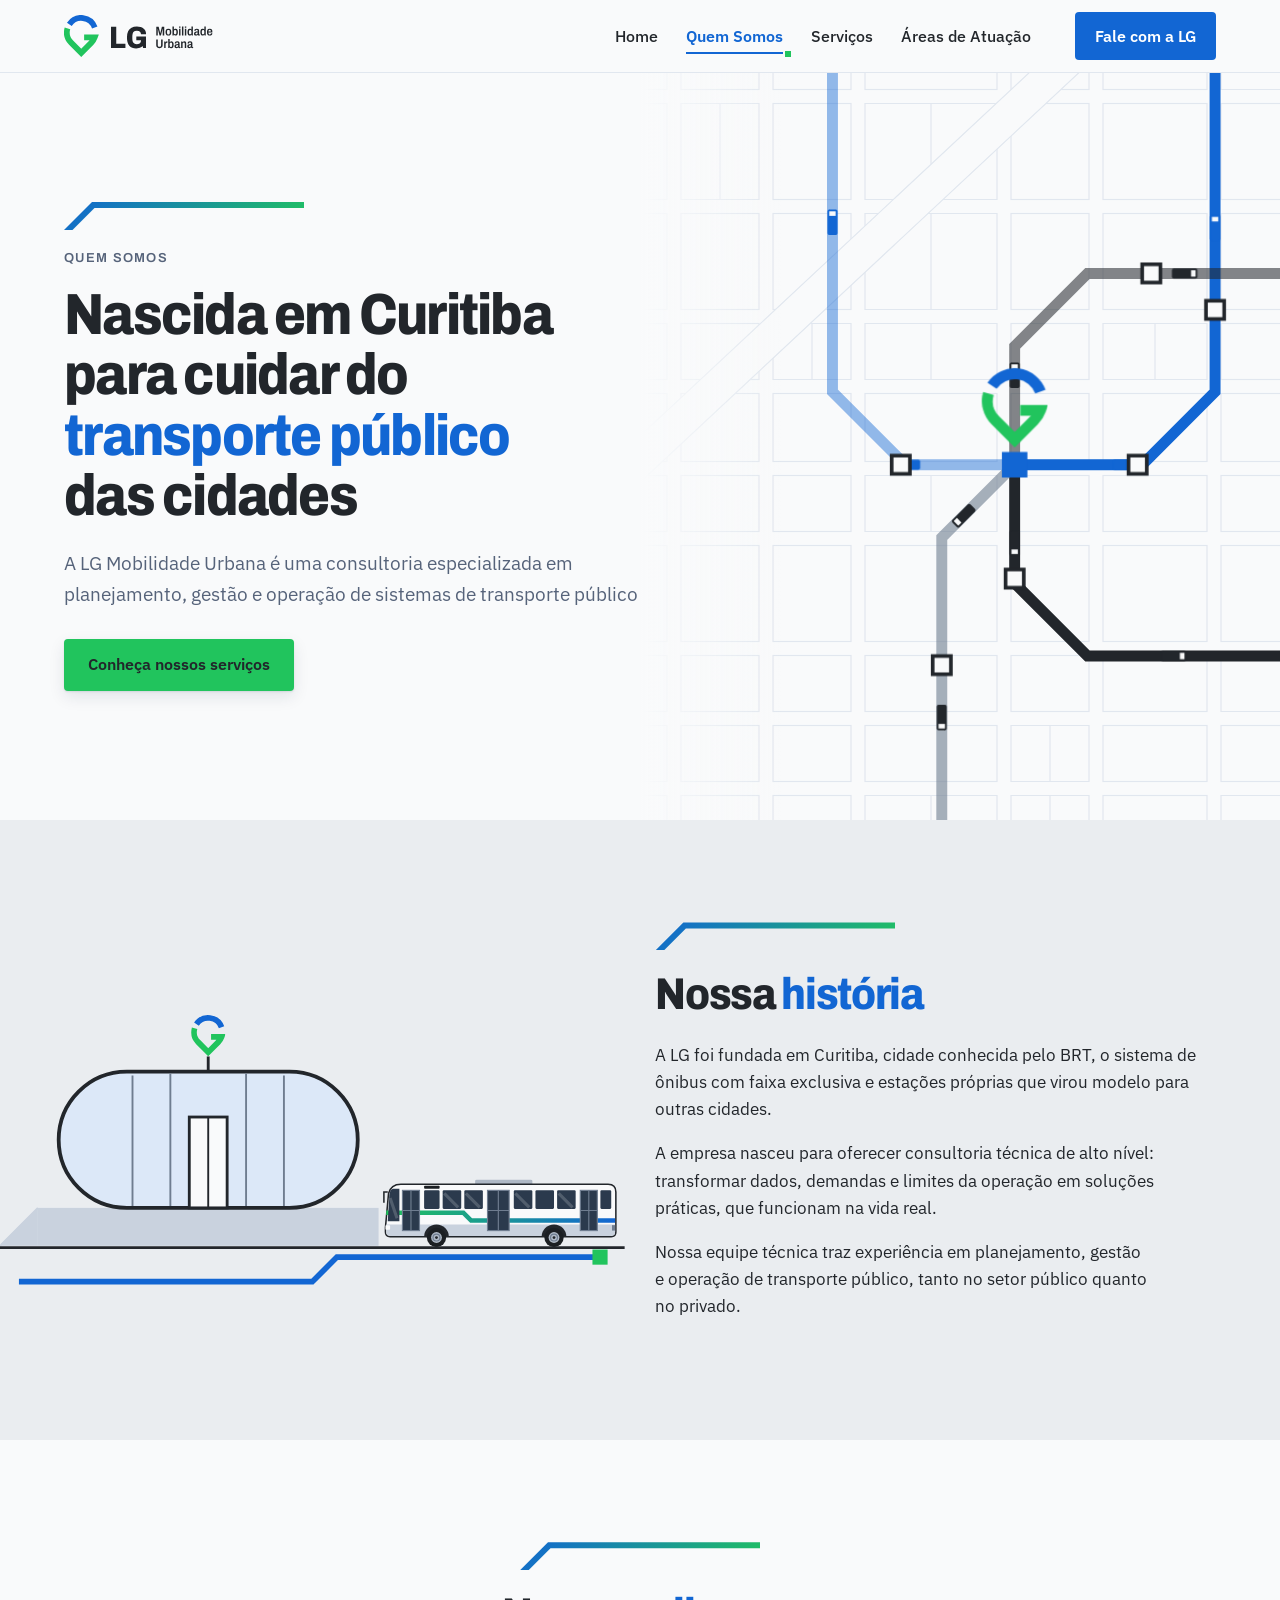
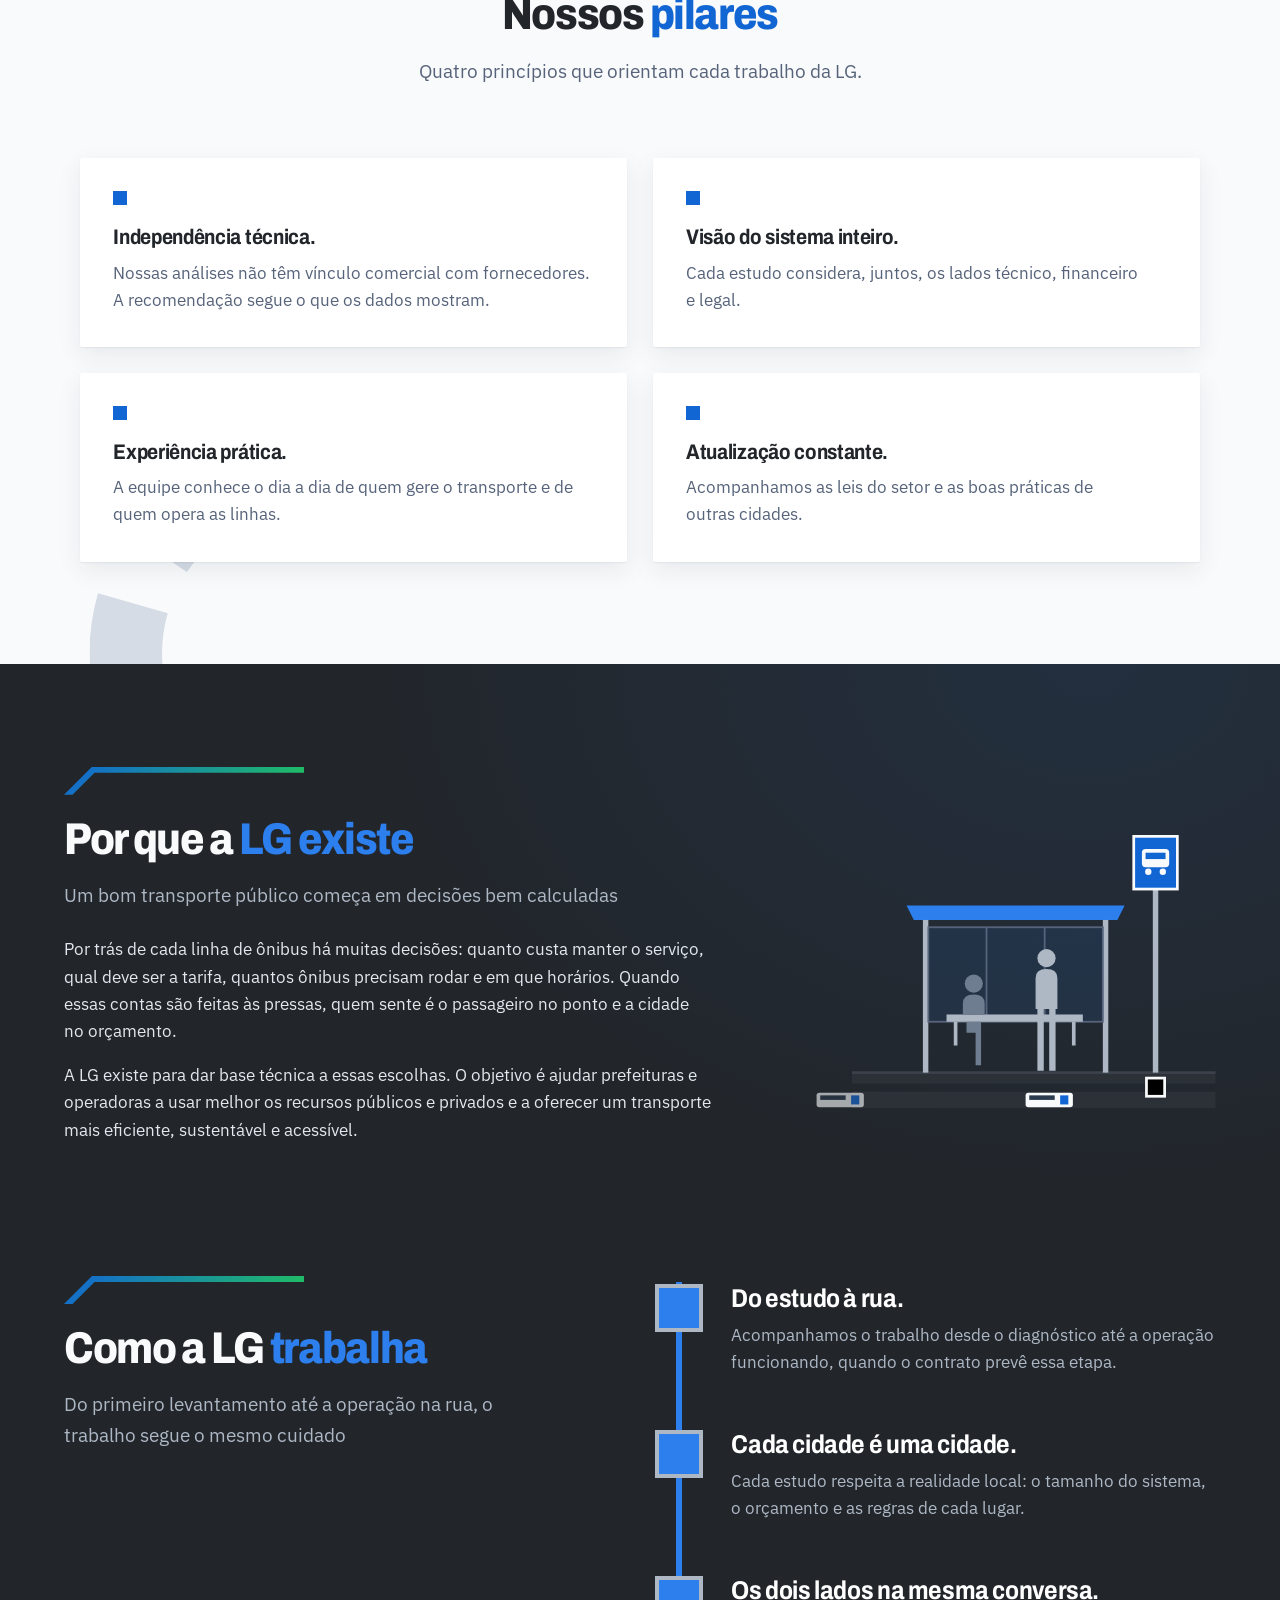
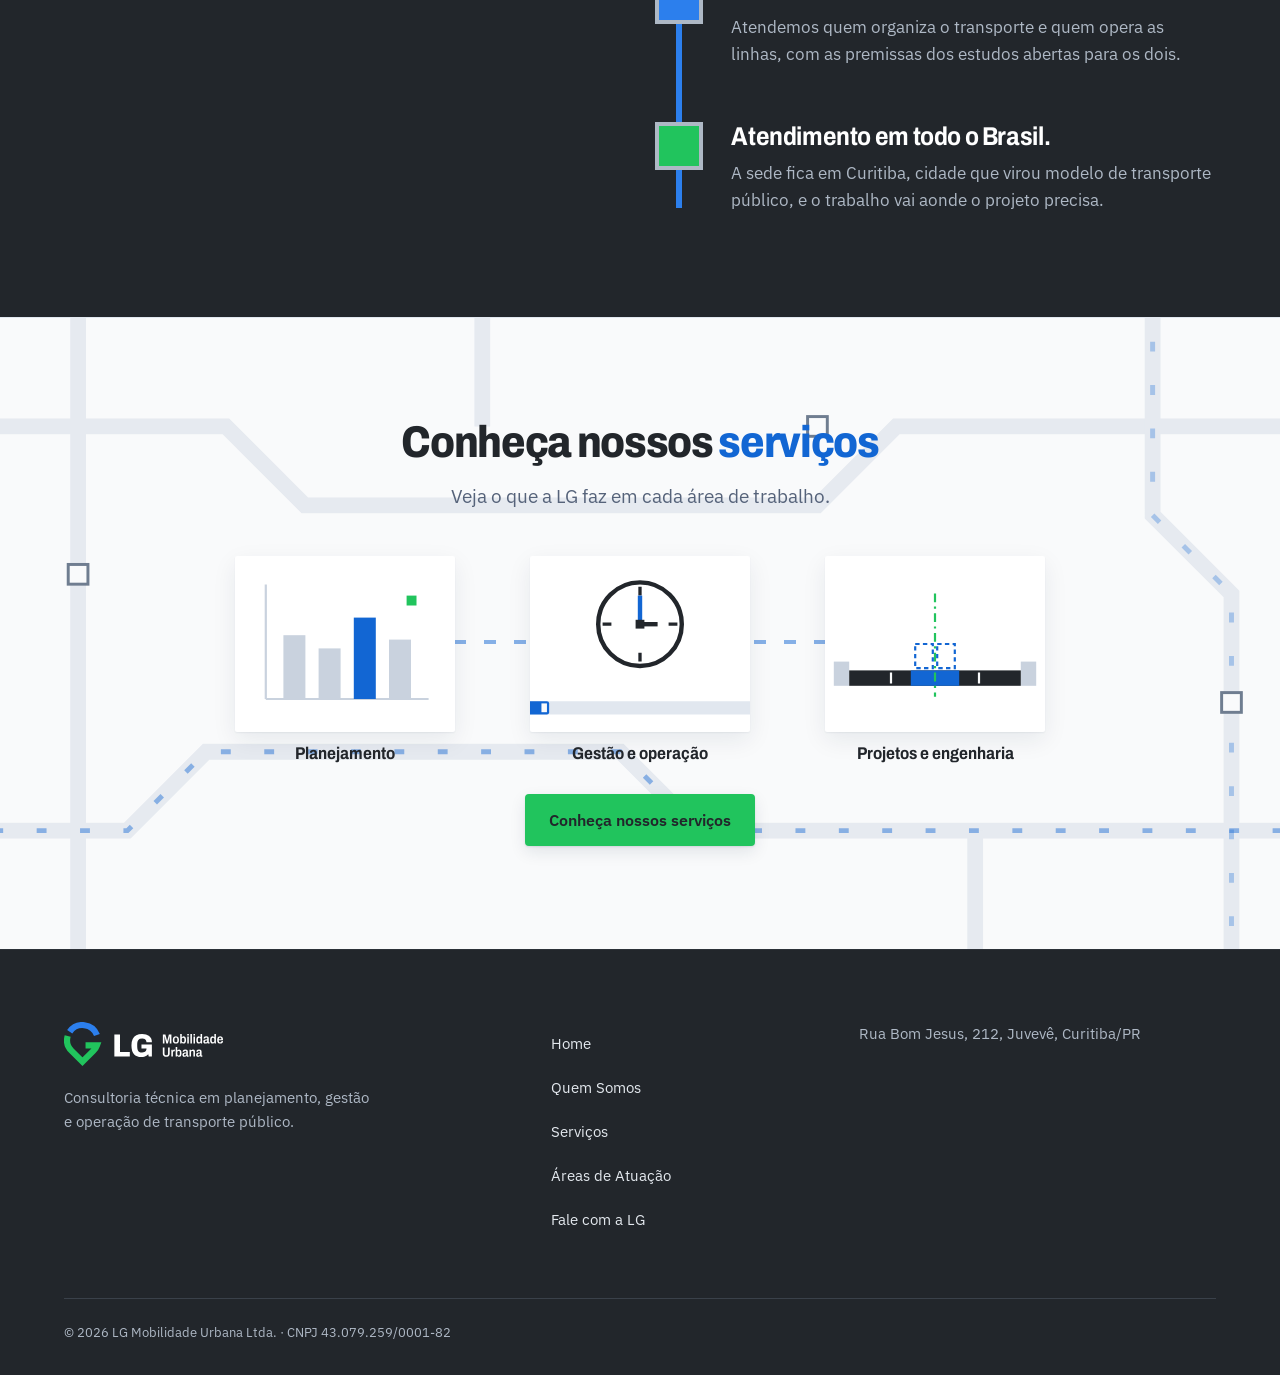
<file: quem-somos.html>
<!doctype html>
<html lang="pt-BR">
<head>
<meta charset="utf-8">
<meta name="viewport" content="width=device-width, initial-scale=1, viewport-fit=cover">
<title>Quem somos · LG Mobilidade Urbana</title>
<meta name="description" content="Conheça a LG Mobilidade Urbana, consultoria técnica de Curitiba em planejamento, gestão e operação de sistemas de transporte público.">
<link rel="canonical" href="https://sitelg.consultoriasdigitais.com.br/quem-somos.html">
<meta name="theme-color" content="#22262B">
<meta property="og:type" content="website">
<meta property="og:locale" content="pt_BR">
<meta property="og:site_name" content="LG Mobilidade Urbana">
<meta property="og:title" content="Quem somos · LG Mobilidade Urbana">
<meta property="og:description" content="Conheça a LG Mobilidade Urbana, consultoria técnica de Curitiba em planejamento, gestão e operação de sistemas de transporte público.">
<meta property="og:url" content="https://sitelg.consultoriasdigitais.com.br/quem-somos.html">
<meta property="og:image" content="https://sitelg.consultoriasdigitais.com.br/assets/img/og-lg.png?v=2">
<meta property="og:image:width" content="1200">
<meta property="og:image:height" content="630">
<meta property="og:image:alt" content="LG Mobilidade Urbana: consultoria técnica em transporte público para prefeituras e operadoras">
<meta name="twitter:card" content="summary_large_image">
<meta name="twitter:title" content="Quem somos · LG Mobilidade Urbana">
<meta name="twitter:description" content="Conheça a LG Mobilidade Urbana, consultoria técnica de Curitiba em planejamento, gestão e operação de sistemas de transporte público.">
<meta name="twitter:image" content="https://sitelg.consultoriasdigitais.com.br/assets/img/og-lg.png?v=2">
<meta name="twitter:image:alt" content="LG Mobilidade Urbana: consultoria técnica em transporte público para prefeituras e operadoras">
<link rel="icon" href="assets/logo/favicon.svg" type="image/svg+xml">
<link rel="icon" href="assets/logo/favicon-32.png" sizes="32x32" type="image/png">
<link rel="apple-touch-icon" href="assets/logo/apple-touch-icon-180.png">
<link rel="manifest" href="site.webmanifest">
<link rel="preload" href="assets/fonts/archivo.woff2" as="font" type="font/woff2" crossorigin>
<link rel="preload" href="assets/fonts/ibm-plex-sans.woff2" as="font" type="font/woff2" crossorigin>
<link rel="stylesheet" href="assets/css/site.css?v=4">
<style>@keyframes entra{from{opacity:0;transform:translateY(24px)}to{opacity:1;transform:none}}@keyframes aparece{from{opacity:0}to{opacity:1}}h1,h2{text-wrap:balance}@media (prefers-reduced-motion:reduce){.ent{animation:none}}</style>
<script type="application/ld+json">{"@context":"https://schema.org","@graph":[{"@type":"ProfessionalService","@id":"https://sitelg.consultoriasdigitais.com.br/#organizacao","name":"LG Mobilidade Urbana","legalName":"LG Mobilidade Urbana Ltda.","taxID":"43.079.259/0001-82","identifier":{"@type":"PropertyValue","propertyID":"CNPJ","value":"43.079.259/0001-82"},"url":"https://sitelg.consultoriasdigitais.com.br/","logo":{"@type":"ImageObject","url":"https://sitelg.consultoriasdigitais.com.br/assets/logo/favicon-512.png","width":512,"height":512},"image":"https://sitelg.consultoriasdigitais.com.br/assets/img/og-lg.png","description":"Consultoria técnica em planejamento, gestão e operação de transporte público para prefeituras, órgãos gestores e operadoras.","foundingDate":"2021-08-11","foundingLocation":{"@type":"Place","name":"Curitiba, PR, Brasil"},"address":{"@type":"PostalAddress","streetAddress":"Rua Bom Jesus, 212, Juvevê","addressLocality":"Curitiba","addressRegion":"PR","postalCode":"80035-010","addressCountry":"BR"},"areaServed":{"@type":"Country","name":"BR"},"knowsAbout":["Transporte público","Mobilidade urbana","Estudos de custos e tarifas","Estudos de demanda","Programação operacional","Integração tarifária","Transporte escolar","Licitações de transporte público"]},{"@type":"WebSite","@id":"https://sitelg.consultoriasdigitais.com.br/#site","url":"https://sitelg.consultoriasdigitais.com.br/","name":"LG Mobilidade Urbana","inLanguage":"pt-BR","publisher":{"@id":"https://sitelg.consultoriasdigitais.com.br/#organizacao"}},{"@type":"AboutPage","@id":"https://sitelg.consultoriasdigitais.com.br/quem-somos.html#pagina","url":"https://sitelg.consultoriasdigitais.com.br/quem-somos.html","name":"Quem somos · LG Mobilidade Urbana","isPartOf":{"@id":"https://sitelg.consultoriasdigitais.com.br/#site"},"about":{"@id":"https://sitelg.consultoriasdigitais.com.br/#organizacao"},"inLanguage":"pt-BR","primaryImageOfPage":{"@type":"ImageObject","url":"https://sitelg.consultoriasdigitais.com.br/assets/img/og-lg.png","width":1200,"height":630},"description":"Conheça a LG Mobilidade Urbana, consultoria técnica de Curitiba em planejamento, gestão e operação de sistemas de transporte público.","breadcrumb":{"@id":"https://sitelg.consultoriasdigitais.com.br/quem-somos.html#trilha"}},{"@type":"BreadcrumbList","@id":"https://sitelg.consultoriasdigitais.com.br/quem-somos.html#trilha","itemListElement":[{"@type":"ListItem","position":1,"name":"Home","item":"https://sitelg.consultoriasdigitais.com.br/"},{"@type":"ListItem","position":2,"name":"Quem Somos","item":"https://sitelg.consultoriasdigitais.com.br/quem-somos.html"}]}]}</script>
</head>
<body>
<svg width="0" height="0" style="position:absolute" aria-hidden="true"><defs><symbol id="lg-sym" viewBox="-36 -36 72 87"><g fill="none" stroke-width="12" stroke-linejoin="miter"><path d="M -24.87 -16.78 A 30.0 30.0 0 0 1 28.19 -10.26" style="stroke:var(--sb,#1266D3)"/><path d="M -28.84 -8.27 A 30.0 30.0 0 0 0 -21.21 21.21 L 0.00 42.43 L 21.21 21.21 A 30.0 30.0 0 0 0 28.19 10.26 L 6 10.26" style="stroke:var(--sg,#21C45D)"/></g></symbol><symbol id="onibus" viewBox="0 0 306 88"><defs><linearGradient id="onibus-faixa" x1="0" y1="0" x2="1" y2="0"><stop offset="0" stop-color="#1266D3"/><stop offset="1" stop-color="#21C45D"/></linearGradient></defs><rect x="112" y="0" width="74" height="8" rx="2" style="fill:var(--bt,#AEB8C5)"/><path d="M4 16Q4 6 14 6H282Q295 6 298 18L302 62V68Q302 74 296 74H10Q4 74 4 68Z" style="fill:var(--bc,#F9FAFB);stroke:var(--bo,#22262B)" stroke-width="2"/><path d="M5 58H301V68Q301 73 296 73H10Q5 73 5 68Z" style="fill:var(--bf,#C9D2DE)"/><path d="M5 50H190L200 40H301V46H202.5L192.5 56H5Z" style="fill:var(--bz,url(#onibus-faixa))"/><g style="fill:var(--bv,#2B3A4D)"><rect x="10" y="14" width="14" height="24" rx="1.5"/><rect x="56" y="14" width="24" height="24" rx="1.5"/><rect x="84" y="14" width="24" height="24" rx="1.5"/><rect x="112" y="14" width="24" height="24" rx="1.5"/><rect x="176" y="14" width="24" height="24" rx="1.5"/><rect x="204" y="14" width="24" height="24" rx="1.5"/><rect x="232" y="14" width="20" height="24" rx="1.5"/><path d="M284 12H292Q296 12 297 20L299 54H284Z"/></g><g style="fill:var(--bv,#2B3A4D);stroke:var(--bp,#6F7D90)" stroke-width="1.5"><rect x="28" y="14" width="22" height="52"/><rect x="142" y="14" width="28" height="52"/><rect x="258" y="14" width="22" height="52"/></g><path d="M39 14V66M156 14V66M269 14V66M28 40H50M142 40H170M258 40H280" style="stroke:var(--bp,#6F7D90)" stroke-width="1.5"/><path d="M60 36L78 18M116 36L134 18M180 36L198 18M208 36L226 18M287 50L296 24" stroke="#FFFFFF" stroke-opacity=".18" stroke-width="4"/><rect x="232" y="8" width="20" height="4" rx="1" fill="#1B1F23"/><rect x="296" y="59" width="6" height="6" rx="1" fill="#F9FAFB"/><rect x="5" y="59" width="4" height="7" fill="#6F7D90"/><path d="M299 16H304V30" fill="none" stroke="#22262B" stroke-width="2"/><g style="fill:var(--br,#22262B)"><path d="M68 74A16 16 0 0 1 100 74Z"/><path d="M220 74A16 16 0 0 1 252 74Z"/></g><g fill="#1B1F23"><circle cx="84" cy="75" r="12.5"/><circle cx="236" cy="75" r="12.5"/></g><g fill="#AEB8C5"><circle cx="84" cy="75" r="7"/><circle cx="236" cy="75" r="7"/></g><g fill="none" stroke="#6F7D90" stroke-width="1.5"><circle cx="84" cy="75" r="4.5"/><circle cx="236" cy="75" r="4.5"/></g><g fill="#22262B"><circle cx="84" cy="75" r="1.8"/><circle cx="236" cy="75" r="1.8"/></g></symbol></defs></svg>
<a class="pular" href="#conteudo">Pular para o conteúdo</a>
<div class="bm-troca" aria-hidden="true"></div>

<header class="topo">
  <div class="barra"><div class="wrap barra-in">
    <a class="marca" href="index.html"><img src="assets/logo/lg-horizontal.svg" width="168" height="42" alt="LG Mobilidade Urbana"></a>
    <nav class="menu" id="menu" aria-label="Principal">
      <ul>
        <li><a href="index.html">Home</a></li>
        <li><a href="quem-somos.html" aria-current="page">Quem Somos</a></li>
        <li><a href="servicos.html">Serviços</a></li>
        <li><a href="areas-de-atuacao.html">Áreas de Atuação</a></li>
      </ul>
      <a class="btn-azul" href="#contato-lg" data-abre-modal>Fale com a LG</a>
    </nav>
    <button class="menu-btn" type="button" aria-expanded="false" aria-controls="menu"><span class="menu-ico" aria-hidden="true"></span><span class="sr">Abrir menu</span></button>
  </div></div>
</header>

<main id="conteudo">
<section class="hero" style="--h1-m:26px;--h1-t:44px;--h1-d:58px">
  <div class="hero-arte ent" data-vivo role="img" aria-label="O pino da LG marca o ponto de origem; dali as linhas nascem e se espalham pela cidade, com veículos circulando e paradas acendendo">
    <svg class="bm-fluxo rede-viva" viewBox="0 0 720 820" preserveAspectRatio="xMidYMid slice" aria-hidden="true">
      <defs>
        <path id="q-r1" d="M420 430H560L640 350V-20"/>
        <path id="q-r2" d="M420 430V560L500 640H760"/>
        <path id="q-r3" d="M420 430H300L220 350V-20"/>
        <path id="q-r4" d="M420 430L340 510V860"/>
        <path id="q-r5" d="M420 430V300L500 220H760"/>
        <g id="q-v"><rect x="-14" y="-5.5" width="28" height="11" rx="2" fill="#22262B"/><rect x="7" y="-3.5" width="5" height="7" fill="#F9FAFB"/></g>
        <g id="q-va"><rect x="-14" y="-5.5" width="28" height="11" rx="2" fill="#1266D3"/><rect x="7" y="-3.5" width="5" height="7" fill="#F9FAFB"/></g>
      </defs>
      <g class="onda-grupo">
        <polygon class="onda-oct" style="--d:1.4s" points="484.7,456.8 446.8,494.7 393.2,494.7 355.3,456.8 355.3,403.2 393.2,365.3 446.8,365.3 484.7,403.2"/>
        <polygon class="onda-oct" style="--d:2.8s" points="484.7,456.8 446.8,494.7 393.2,494.7 355.3,456.8 355.3,403.2 393.2,365.3 446.8,365.3 484.7,403.2"/>
        <polygon class="onda-oct" style="--d:4.2s" points="484.7,456.8 446.8,494.7 393.2,494.7 355.3,456.8 355.3,403.2 393.2,365.3 446.8,365.3 484.7,403.2"/>
      </g>
      <path class="base vive" pathLength="1" stroke="#1266D3" style="--d:1s" d="M420 430H560L640 350V-20"/>
      <path class="base vive" pathLength="1" stroke="#22262B" style="--d:1.2s" d="M420 430V560L500 640H760"/>
      <path class="base vive" pathLength="1" stroke="#1266D3" stroke-opacity=".45" style="--d:1.4s" d="M420 430H300L220 350V-20"/>
      <path class="base vive" pathLength="1" stroke="#6F7D90" stroke-opacity=".6" style="--d:1.6s" d="M420 430L340 510V860"/>
      <path class="base vive" pathLength="1" stroke="#22262B" stroke-opacity=".55" style="--d:1.8s" d="M420 430V300L500 220H760"/>
      <g class="surge veic" style="--t:2.6s" data-veic="q-r1|2|7|q-va q-r2|2|8|q-v q-r3|2|7|q-va q-r4|2|8|q-v q-r5|2|7|q-v"></g>
      <rect class="parada acende" style="--d:2.4s" x="545" y="420" width="20" height="20"/>
      <rect class="parada acende" style="--d:2.8s" x="410" y="545" width="20" height="20"/>
      <rect class="parada acende" style="--d:3.2s" x="285" y="420" width="20" height="20"/>
      <rect class="parada acende" style="--d:3.6s" x="330" y="640" width="20" height="20"/>
      <rect class="parada acende" style="--d:4s" x="560" y="210" width="20" height="20"/>
      <rect class="parada acende" style="--d:4.4s" x="630" y="250" width="20" height="20"/>
      <rect x="406" y="416" width="28" height="28" fill="#1266D3"/>
      <g class="cai"><use href="#lg-sym" x="384" y="324" width="72" height="87"/></g>
    </svg>
  </div>
  <div class="wrap">
    <div class="hero-copy">
      <span class="lg-tracado anima ent" style="--i:0" aria-hidden="true"></span>
      <span class="kicker detalhe ent" style="--i:0">Quem somos</span>
      <h1 class="ent" style="--i:1">Nascida em Curitiba para cuidar do <span class="hl">transporte público</span> das cidades</h1>
      <p class="sub ent" style="--i:2">A LG Mobilidade Urbana é uma consultoria especializada em planejamento, gestão e operação de sistemas de transporte público</p>
      <div class="acoes ent" style="--i:3">
        <a class="bm-btn" href="servicos.html">Conheça nossos serviços<span class="bm-btn-trilho" aria-hidden="true"><span></span></span></a>
      </div>
    </div>
  </div>
</section>

<section class="dobra f-apoio-liso">
  <div class="wrap">
    <div class="grade">
      <div class="historia-arte rv" role="img" aria-label="Desenho de perfil de uma estação-tubo de Curitiba, com um ônibus parado ao lado para o embarque">
        <svg viewBox="0 0 660 400" aria-hidden="true">
          <rect x="40" y="282" width="360" height="40" fill="#C9D2DE"/>
          <path d="M40 282L0 322" stroke="#C9D2DE" stroke-width="2"/>
          <path d="M0 322H40V282" fill="#C9D2DE"/>
          <rect x="62" y="138" width="316" height="144" rx="72" fill="#DCE8F8" stroke="#22262B" stroke-width="4"/>
          <g stroke="#6F7D90" stroke-width="2"><path d="M140 142V280M180 140V280M260 140V280M300 142V280"/></g>
          <rect x="200" y="186" width="40" height="96" fill="#F9FAFB" stroke="#22262B" stroke-width="3"/>
          <path d="M220 186V282" stroke="#22262B" stroke-width="2"/>
          <use href="#lg-sym" x="202" y="78" width="36" height="44"/>
          <path d="M220 122V138" stroke="#22262B" stroke-width="3"/>
          <g transform="translate(1058 0) scale(-1 1)"><use class="chega" href="#onibus" x="404" y="252" width="250" height="72"/></g>
          <path d="M0 324H660" stroke="#22262B" stroke-width="3"/>
          <path class="rota-hist" pathLength="1" d="M20 360H330L356 334H640" fill="none" stroke="#1266D3" stroke-width="6"/>
          <rect x="626" y="326" width="16" height="16" fill="#21C45D"/>
        </svg>
      </div>
      <div class="historia-txt rv" style="--d:1">
        <span class="lg-tracado" aria-hidden="true"></span>
        <h2>Nossa <span class="hl">história</span></h2>
        <p>A LG foi fundada em Curitiba, cidade conhecida pelo BRT, o sistema de ônibus com faixa exclusiva e estações próprias que virou modelo para outras cidades.</p>
        <p>A empresa nasceu para oferecer consultoria técnica de alto nível: transformar dados, demandas e limites da operação em soluções práticas, que funcionam na vida real.</p>
        <p>Nossa equipe técnica traz experiência em planejamento, gestão e operação de transporte público, tanto no setor público quanto no privado.</p>
      </div>
    </div>
  </div>
</section>

<section class="dobra f-liso">
  <svg class="pino-traco" viewBox="-36 -36 72 87" aria-hidden="true"><use href="#lg-sym"/></svg>
  <div class="wrap" style="position:relative">
    <div class="cab rv">
      <span class="lg-tracado" aria-hidden="true"></span>
      <h2>Nossos <span class="hl">pilares</span></h2>
      <p class="sub">Quatro princípios que orientam cada trabalho da LG.</p>
    </div>
    <ul class="pilares">
      <li class="pilar rv"><h3>Independência técnica.</h3><p>Nossas análises não têm vínculo comercial com fornecedores. A recomendação segue o que os dados mostram.</p></li>
      <li class="pilar rv" style="--d:1"><h3>Visão do sistema inteiro.</h3><p>Cada estudo considera, juntos, os lados técnico, financeiro e legal.</p></li>
      <li class="pilar rv"><h3>Experiência prática.</h3><p>A equipe conhece o dia a dia de quem gere o transporte e de quem opera as linhas.</p></li>
      <li class="pilar rv" style="--d:1"><h3>Atualização constante.</h3><p>Acompanhamos as leis do setor e as boas práticas de outras cidades.</p></li>
    </ul>
  </div>
</section>

<section class="dobra escuro porque">
  <div class="wrap">
    <div class="grade">
      <div class="porque-txt rv">
        <span class="lg-tracado" aria-hidden="true"></span>
        <h2>Por que a <span class="hl">LG existe</span></h2>
        <p class="sub">Um bom transporte público começa em decisões bem calculadas</p>
        <p>Por trás de cada linha de ônibus há muitas decisões: quanto custa manter o serviço, qual deve ser a tarifa, quantos ônibus precisam rodar e em que horários. Quando essas contas são feitas às pressas, quem sente é o passageiro no ponto e a cidade no orçamento.</p>
        <p>A LG existe para dar base técnica a essas escolhas. O objetivo é ajudar prefeituras e operadoras a usar melhor os recursos públicos e privados e a oferecer um transporte mais eficiente, sustentável e acessível.</p>
      </div>
      <div class="porque-arte rv" style="--d:1" data-vivo role="img" aria-label="Desenho em traço de um ponto de ônibus coberto, com placa, duas pessoas esperando e a linha passando em frente">
        <svg viewBox="0 0 400 360" aria-hidden="true">
          <defs>
            <path id="p-linha" d="M-30 330H430"/>
            <g id="p-v"><rect x="-26" y="-8" width="52" height="16" rx="3" fill="#F9FAFB"/><rect x="12" y="-5" width="9" height="10" fill="#1266D3"/><rect x="-22" y="-5" width="28" height="5" fill="#2B3A4D"/></g>
          </defs>
          <rect x="0" y="300" width="400" height="12" fill="#2C3138"/>
          <path d="M0 300H400" stroke="#3A414A" stroke-width="3"/>
          <path d="M0 330H400" stroke="#2C3138" stroke-width="18"/>
          <g class="veic" data-veic="p-linha|2|9|p-v"></g>
          <path d="M60 116H300L292 132H68Z" fill="#2C7FED"/>
          <g fill="#AEB8C5"><rect x="78" y="132" width="6" height="168"/><rect x="276" y="132" width="6" height="168"/></g>
          <rect x="84" y="140" width="192" height="104" fill="#2C7FED" fill-opacity=".1" stroke="#56637A" stroke-width="2"/>
          <path d="M148 140V244M212 140V244" stroke="#56637A" stroke-width="2"/>
          <rect x="104" y="236" width="150" height="8" fill="#AEB8C5"/>
          <path d="M114 244V270M244 244V270" stroke="#AEB8C5" stroke-width="4"/>
          <g fill="#6F7D90"><circle cx="134" cy="202" r="10"/><path d="M122 236V224Q122 214 134 214Q146 214 146 224V236Z"/><path d="M126 244H142V292H136V256H126Z"/></g>
          <g fill="#AEB8C5"><circle cx="214" cy="174" r="10"/><path d="M202 230V196Q202 186 214 186Q226 186 226 196V230Z"/><path d="M204 230H211V298H204ZM217 230H224V298H217Z"/></g>
          <rect x="331" y="84" width="6" height="216" fill="#AEB8C5"/>
          <rect x="310" y="40" width="48" height="58" fill="#1266D3" stroke="#F9FAFB" stroke-width="3"/>
          <rect x="319" y="54" width="30" height="20" rx="4" fill="#F9FAFB"/>
          <rect x="323" y="58" width="22" height="7" fill="#1266D3"/>
          <g fill="#F9FAFB"><circle cx="326" cy="79" r="3.5"/><circle cx="342" cy="79" r="3.5"/></g>
          <rect class="pulso" stroke="#2C7FED" style="--d:.6s" x="324" y="306" width="20" height="20"/>
          <rect class="parada acende esc" style="--d:.6s" x="324" y="306" width="20" height="20" stroke="#F9FAFB" stroke-width="3"/>
        </svg>
      </div>
    </div>
    <div class="como">
      <div class="como-cab rv">
        <span class="lg-tracado" aria-hidden="true"></span>
        <h2>Como a LG <span class="hl">trabalha</span></h2>
        <p class="sub">Do primeiro levantamento até a operação na rua, o trabalho segue o mesmo cuidado</p>
      </div>
      <ol class="itin">
        <li><span class="est" aria-hidden="true"></span><h3>Do estudo à rua.</h3><p>Acompanhamos o trabalho desde o diagnóstico até a operação funcionando, quando o contrato prevê essa etapa.</p></li>
        <li><span class="est" aria-hidden="true"></span><h3>Cada cidade é uma cidade.</h3><p>Cada estudo respeita a realidade local: o tamanho do sistema, o orçamento e as regras de cada lugar.</p></li>
        <li><span class="est" aria-hidden="true"></span><h3>Os dois lados na mesma conversa.</h3><p>Atendemos quem organiza o transporte e quem opera as linhas, com as premissas dos estudos abertas para os dois.</p></li>
        <li><span class="est" aria-hidden="true"></span><h3>Atendimento em todo o Brasil.</h3><p>A sede fica em Curitiba, cidade que virou modelo de transporte público, e o trabalho vai aonde o projeto precisa.</p></li>
      </ol>
    </div>
  </div>
</section>

<section class="cta-clara cta-viva v-malha" data-vivo>
  <svg class="cta-fundo" viewBox="0 0 1440 640" preserveAspectRatio="xMidYMid slice" aria-hidden="true">
    <g class="ruas">
      <g fill="none" stroke="#E6EAF0" stroke-width="16">
        <path d="M-200 110H300L380 190H900L980 110H1760"/>
        <path d="M-200 520H200L280 440H700L780 520H1760"/>
        <path d="M150 -20V700"/>
        <path d="M1240 -20V200L1320 280V700"/>
        <path d="M560 -20V110M1060 520V700"/>
      </g>
      <path class="fluxo-tr fluxo-lento" stroke="#1266D3" stroke-opacity=".45" stroke-width="5" d="M-200 520H200L280 440H700L780 520H1760"/>
      <path class="fluxo-tr fluxo-lento" stroke="#1266D3" stroke-opacity=".3" stroke-width="5" d="M1240 -20V200L1320 280V700"/>
      <g fill="#F9FAFB" stroke="#6F7D90" stroke-width="3"><rect x="140" y="250" width="20" height="20"/><rect x="890" y="100" width="20" height="20"/><rect x="1310" y="380" width="20" height="20"/></g>
      <g stroke="#1266D3"><rect class="pulso" style="--d:.4s" x="140" y="250" width="20" height="20"/><rect class="pulso" style="--d:1.5s" x="890" y="100" width="20" height="20"/><rect class="pulso" style="--d:2.4s" x="1310" y="380" width="20" height="20"/></g>
    </g>
  </svg>
  <div class="wrap">
    <div class="rv">
      <h2>Conheça nossos <span class="hl">serviços</span></h2>
      <p class="sub">Veja o que a LG faz em cada área de trabalho.</p>
      <ul class="tres-areas" aria-label="As três áreas de serviço da LG">
        <li><span class="placa-area" aria-hidden="true"><svg viewBox="0 0 200 160">
          <path d="M28 130H176M28 26V130" fill="none" stroke="#C9D2DE" stroke-width="2"/>
          <rect class="barra-osc" style="--a:.55;--b:1;--t:3.2s" x="44" y="72" width="20" height="58" fill="#C9D2DE"/>
          <rect class="barra-osc" style="--a:.7;--b:.95;--t:4s;--d:.4s" x="76" y="84" width="20" height="46" fill="#C9D2DE"/>
          <rect class="barra-osc" style="--a:.6;--b:1;--t:3.6s;--d:.8s" x="108" y="56" width="20" height="74" fill="#1266D3"/>
          <rect class="barra-osc" style="--a:.5;--b:.9;--t:4.4s;--d:.2s" x="140" y="76" width="20" height="54" fill="#C9D2DE"/>
          <path class="desenha-loop" pathLength="1" d="M44 104L86 88L118 56L160 40" fill="none" stroke="#22262B" stroke-width="3"/>
          <rect x="156" y="36" width="9" height="9" fill="#21C45D"/>
        </svg></span><span>Planejamento</span></li>
        <li><span class="placa-area" aria-hidden="true"><svg viewBox="0 0 200 160">
          <defs><path id="qa-linha" d="M-20 138H220"/><g id="qa-v"><rect x="-15" y="-6" width="30" height="12" rx="2" fill="#1266D3"/><rect x="8" y="-4" width="5" height="8" fill="#F9FAFB"/></g></defs>
          <circle cx="100" cy="62" r="38" fill="none" stroke="#22262B" stroke-width="4"/>
          <path d="M100 28V36M134 62H126M100 96V88M66 62H74" stroke="#22262B" stroke-width="3"/>
          <path d="M100 62H116" stroke="#22262B" stroke-width="4"/>
          <path class="ponteiro" style="--o:100px 62px" d="M100 62V36" stroke="#1266D3" stroke-width="4"/>
          <rect x="96" y="58" width="8" height="8" fill="#22262B"/>
          <path d="M0 138H200" stroke="#E1E7EF" stroke-width="12"/>
          <g class="veic" data-veic="qa-linha|1|5|qa-v"></g>
        </svg></span><span>Gestão e operação</span></li>
        <li><span class="placa-area" aria-hidden="true"><svg viewBox="0 0 200 160">
          <rect x="8" y="96" width="14" height="22" fill="#C9D2DE"/><rect x="178" y="96" width="14" height="22" fill="#C9D2DE"/>
          <rect x="22" y="104" width="156" height="14" fill="#22262B"/>
          <rect x="78" y="104" width="44" height="14" fill="#1266D3"/>
          <path d="M60 106V116M140 106V116" stroke="#F9FAFB" stroke-width="2"/>
          <path d="M100 34V128" stroke="#21C45D" stroke-width="2" stroke-dasharray="8 4 2 4"/>
          <path class="desenha-loop" pathLength="1" d="M22 58V70M22 64H78M78 58V70M78 64H122M122 58V70M122 64H178M178 58V70" fill="none" stroke="#6F7D90" stroke-width="2"/>
          <rect x="82" y="80" width="16" height="22" fill="none" stroke="#1266D3" stroke-width="2" stroke-dasharray="4 3"/>
          <rect x="102" y="80" width="16" height="22" fill="none" stroke="#1266D3" stroke-width="2" stroke-dasharray="4 3"/>
        </svg></span><span>Projetos e engenharia</span></li>
      </ul>
      <div class="acoes"><a class="bm-btn" href="servicos.html">Conheça nossos serviços<span class="bm-btn-trilho" aria-hidden="true"><span></span></span></a></div>
    </div>
  </div>
</section>
</main>

<footer class="rodape">
  <div class="wrap">
    <div class="rodape-grade">
      <div>
        <img src="assets/logo/lg-horizontal-negativo.svg" width="180" height="45" alt="LG Mobilidade Urbana" loading="lazy">
        <p>Consultoria técnica em planejamento, gestão e operação de transporte público.</p>
      </div>
      <nav aria-label="Rodapé">
        <ul>
          <li><a href="index.html">Home</a></li>
          <li><a href="quem-somos.html">Quem Somos</a></li>
          <li><a href="servicos.html">Serviços</a></li>
          <li><a href="areas-de-atuacao.html">Áreas de Atuação</a></li>
          <li><a href="#contato-lg" data-abre-modal>Fale com a LG</a></li>
        </ul>
      </nav>
      <ul id="contato-lg">
        <li>Rua Bom Jesus, 212, Juvevê, Curitiba/PR</li>
      </ul>
    </div>
    <div class="rodape-base">
      <span>© 2026 LG Mobilidade Urbana Ltda. · CNPJ 43.079.259/0001-82</span>
    </div>
  </div>
</footer>

<dialog class="modal" id="modal-fale" aria-labelledby="modal-titulo">
  <div data-vista="form">
    <div class="modal-topo">
      <div><span class="lg-tracado" aria-hidden="true"></span><h2 id="modal-titulo">Fale com a LG</h2></div>
      <button class="modal-fechar" type="button" data-fecha aria-label="Fechar"><svg width="20" height="20" viewBox="0 0 20 20" aria-hidden="true"><path d="M3 3l14 14M17 3L3 17" stroke="currentColor" stroke-width="2.5"/></svg></button>
    </div>
    <div class="modal-corpo">
      <p>Preencha os campos abaixo e a LG entra em contato.</p>
      <form method="post" novalidate>
        <div class="campos">
          <div class="campo"><label for="f-nome">Nome completo</label><input id="f-nome" name="nome" type="text" autocomplete="name" placeholder="Seu nome" required><span class="erro" aria-live="polite"></span></div>
          <div class="campo"><label for="f-cargo">Cargo</label><input id="f-cargo" name="cargo" type="text" autocomplete="organization-title" placeholder="Ex.: diretor de transporte" required><span class="erro" aria-live="polite"></span></div>
          <div class="campo"><label for="f-orgao">Órgão ou empresa</label><input id="f-orgao" name="orgao" type="text" autocomplete="organization" placeholder="Ex.: Secretaria Municipal de Mobilidade" required><span class="erro" aria-live="polite"></span></div>
          <div class="campo"><label for="f-tipo">Tipo de organização</label><select id="f-tipo" name="tipo" required><option value="" selected disabled hidden></option><option>Prefeitura ou secretaria</option><option>Órgão gestor, autarquia ou empresa pública</option><option>Consórcio público</option><option>Operadora ou consórcio operacional</option><option>Outro</option></select><span class="erro" aria-live="polite"></span></div>
          <div class="campo"><label for="f-email">E-mail</label><input id="f-email" name="email" type="email" autocomplete="email" inputmode="email" placeholder="seu.nome@orgao.gov.br" required><span class="erro" aria-live="polite"></span></div>
          <div class="campo"><label for="f-tel">Telefone ou WhatsApp</label><input id="f-tel" name="telefone" type="tel" autocomplete="tel" inputmode="tel" placeholder="(00) 00000-0000" required><span class="erro" aria-live="polite"></span></div>
          <div class="campo largo"><label for="f-assunto">Assunto</label><select id="f-assunto" name="assunto" required><option value="" selected disabled hidden></option><option>Estudo de custos e tarifas</option><option>Mudança nas linhas</option><option>Edital ou licitação</option><option>Gestão e operação</option><option>Integração, tecnologia ou ITS</option><option>Outro</option></select><span class="erro" aria-live="polite"></span></div>
          <div class="campo largo"><label for="f-mensagem">Mensagem</label><textarea id="f-mensagem" name="mensagem" placeholder="Conte em poucas linhas o que você precisa" required></textarea><span class="erro" aria-live="polite"></span></div>
        </div>
        <input class="isca" type="text" name="_gotcha" tabindex="-1" autocomplete="off" aria-hidden="true">
        <div class="campo aceite"><label for="f-aceite"><input id="f-aceite" name="consentimento" type="checkbox" value="sim" required><span>Autorizo o uso destes dados só para a LG responder a este contato.</span></label><span class="erro" aria-live="polite"></span></div>
        <div class="envio">
          <button class="bm-btn" type="submit"><span class="rotulo">Enviar mensagem</span><span class="bm-btn-trilho" aria-hidden="true"><span></span></span></button>
          <span class="carregando" aria-hidden="true"><span class="bm-loader"><svg viewBox="-50 -50 100 100"><path class="trilho" d="M36.96 -15.31 L36.96 15.31 L15.31 36.96 L-15.31 36.96 L-36.96 15.31 L-36.96 -15.31 L-15.31 -36.96 L15.31 -36.96Z"/><path class="vagao" d="M36.96 -15.31 L36.96 15.31 L15.31 36.96 L-15.31 36.96 L-36.96 15.31 L-36.96 -15.31 L-15.31 -36.96 L15.31 -36.96Z"/><rect class="lest" x="32" y="-5" width="10" height="10" style="animation-delay:1.41s"/><rect class="lest" x="-5" y="32" width="10" height="10" style="animation-delay:.06s"/><rect class="lest" x="-42" y="-5" width="10" height="10" style="animation-delay:.51s"/><rect class="lest" x="-5" y="-42" width="10" height="10" style="animation-delay:.96s"/></svg></span></span>
        </div>
      </form>
      <dl class="modal-contato">
        <div><dt>Endereço</dt><dd>Rua Bom Jesus, 212, Juvevê, Curitiba/PR</dd></div>
      </dl>
    </div>
  </div>
  <div class="estado" data-vista="ok" hidden>
    <span class="lg-tracado" aria-hidden="true"></span>
    <h2>Mensagem recebida</h2>
    <p>Obrigado pelo contato. A LG vai responder pelo e-mail ou telefone que você informou.</p>
    <button class="bm-btn" type="button" data-fecha>Fechar<span class="bm-btn-trilho" aria-hidden="true"><span></span></span></button>
  </div>
  <div class="estado" data-vista="erro" hidden>
    <span class="lg-tracado" aria-hidden="true"></span>
    <h2>A mensagem não foi enviada</h2>
    <p data-erro-msg>A conexão falhou, mas o que você escreveu continua no formulário. Tente de novo.</p>
    <button class="bm-btn" type="button" data-tenta>Tentar de novo<span class="bm-btn-trilho" aria-hidden="true"><span></span></span></button>
  </div>
</dialog>

<script src="assets/js/site.js?v=4" defer></script>
</body>
</html>
</file>
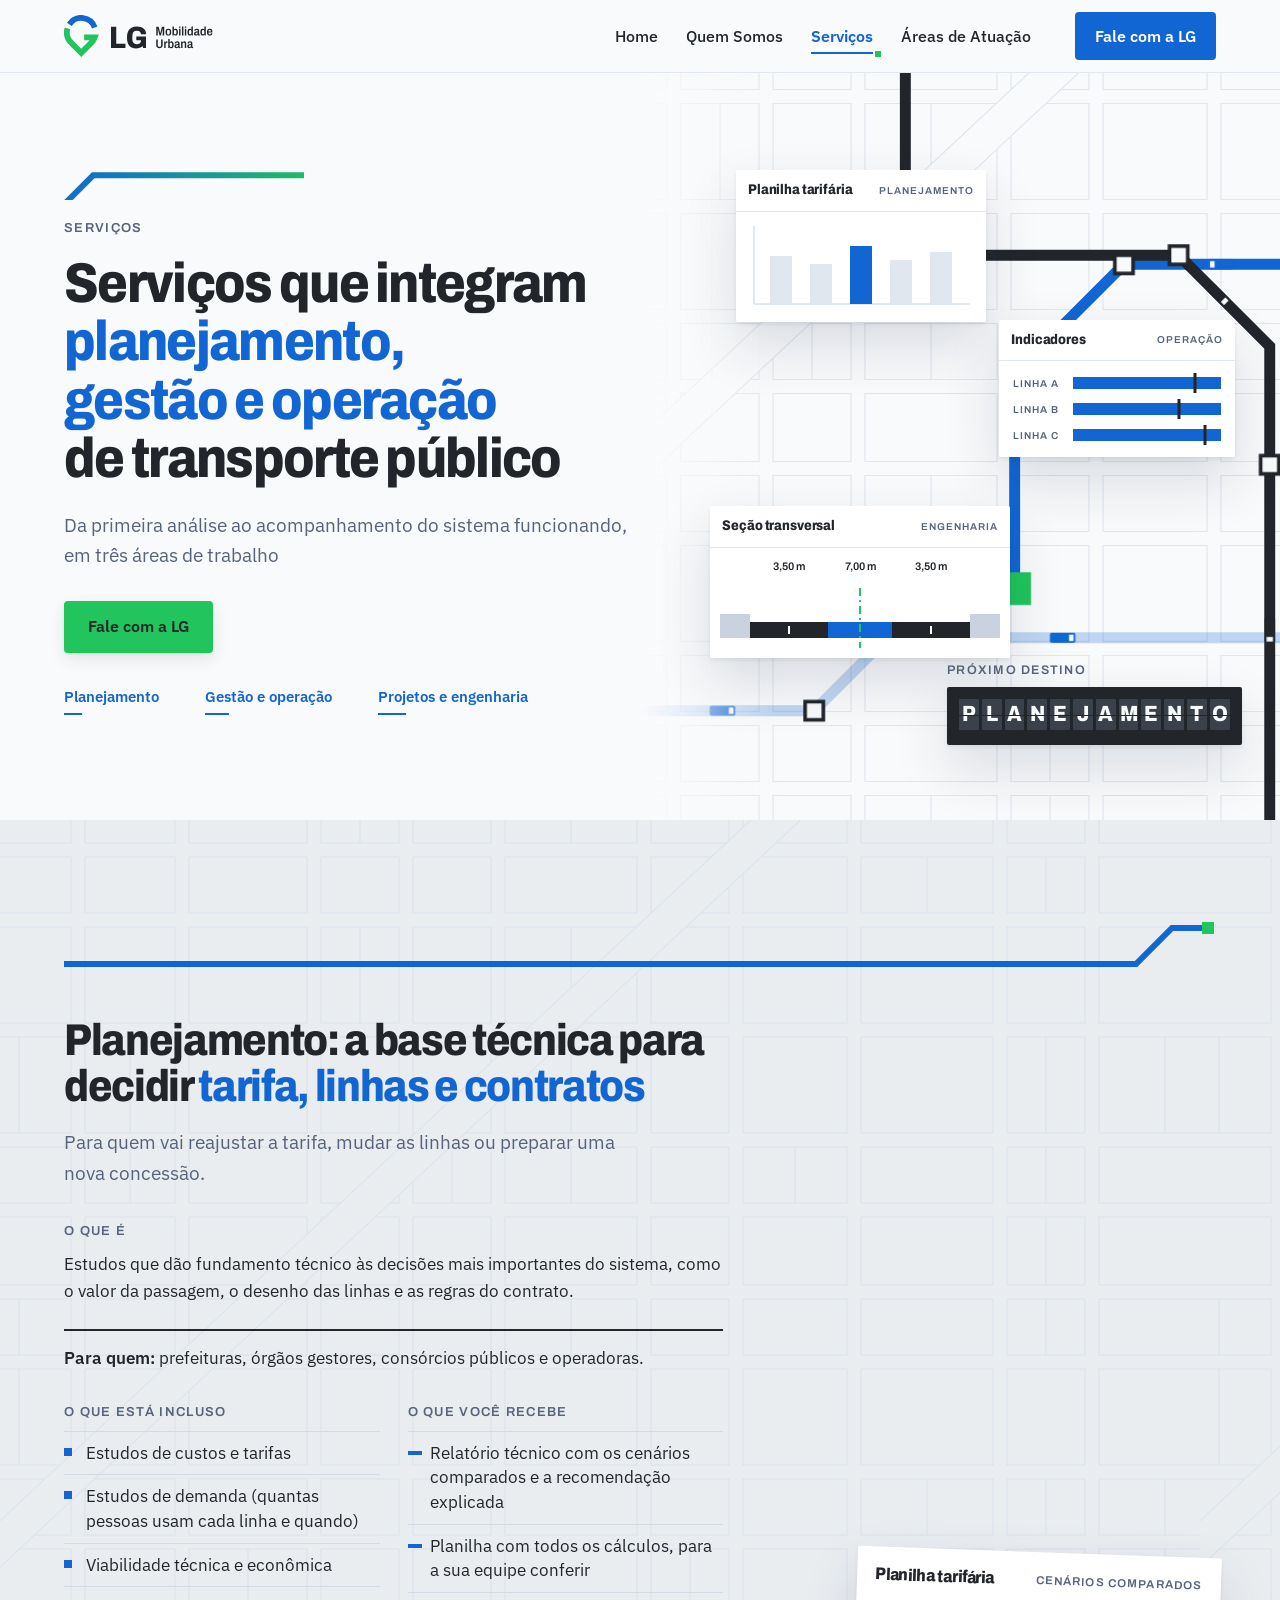
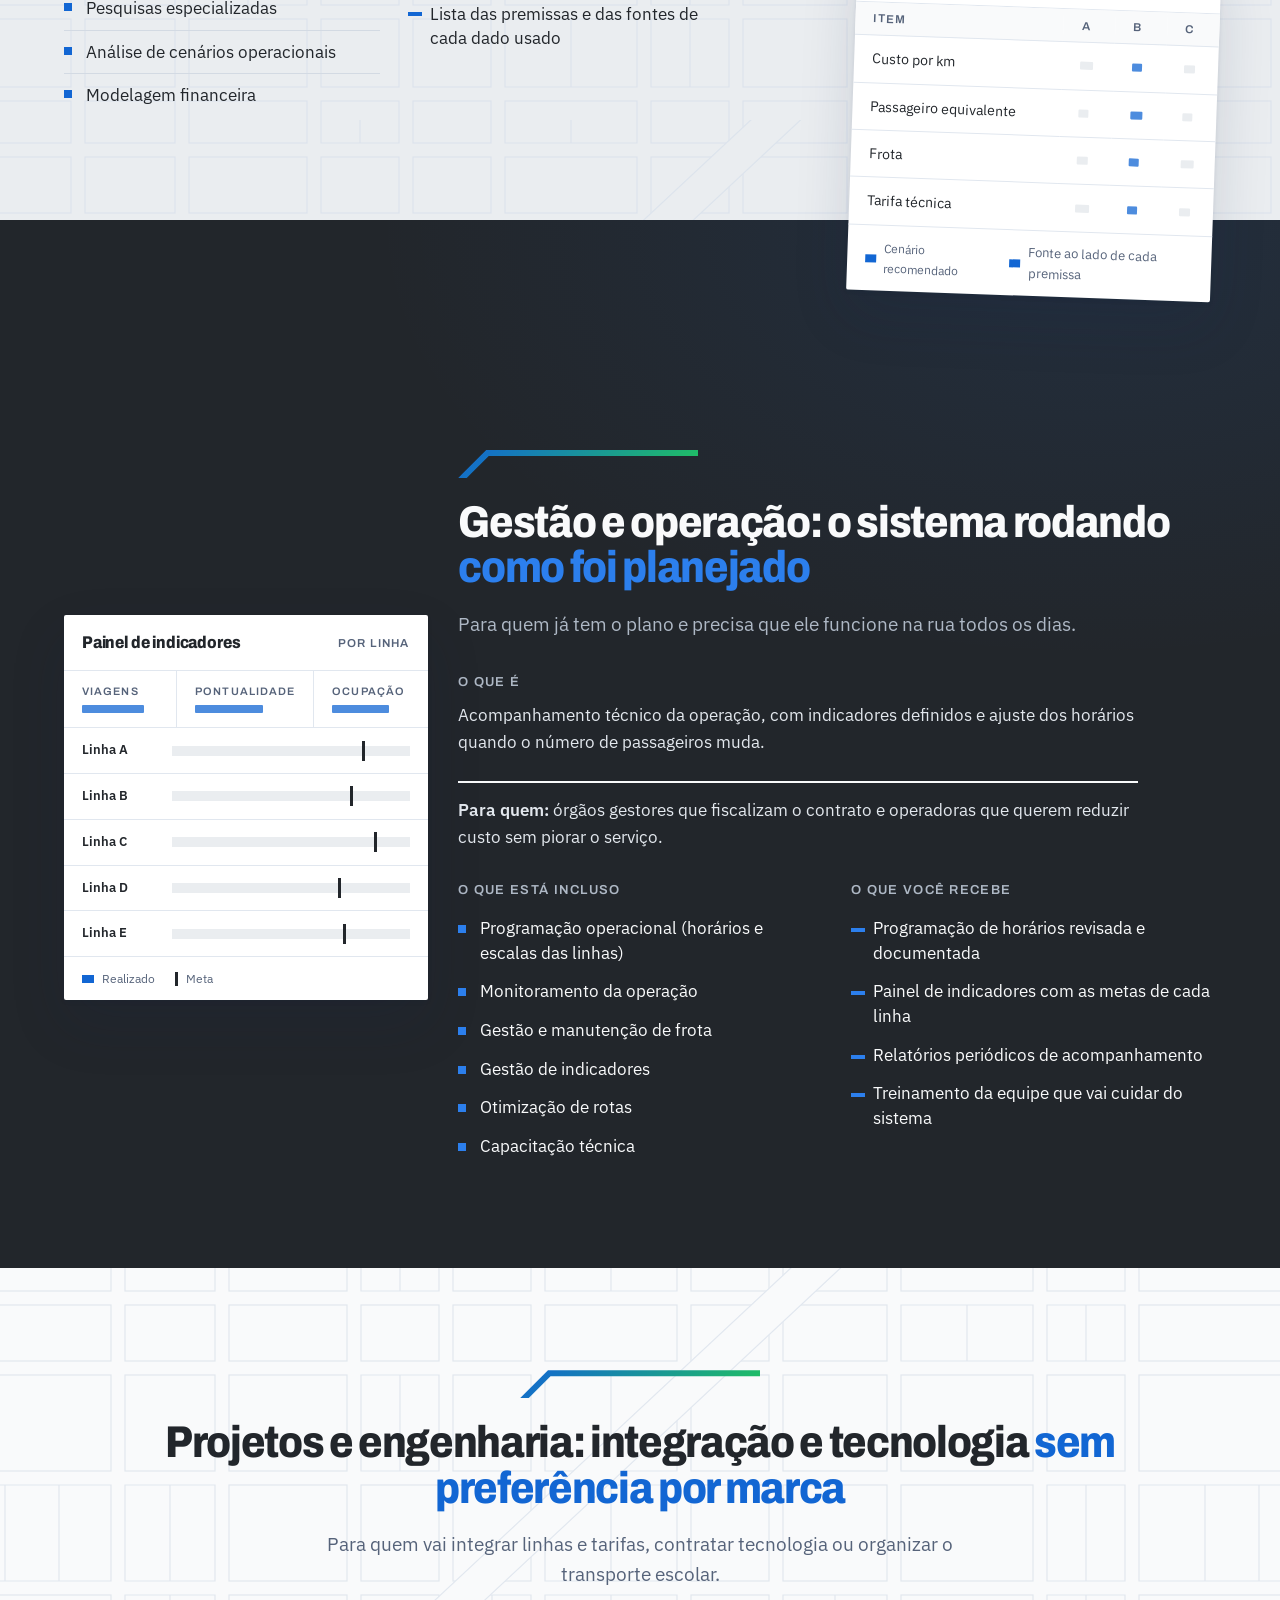
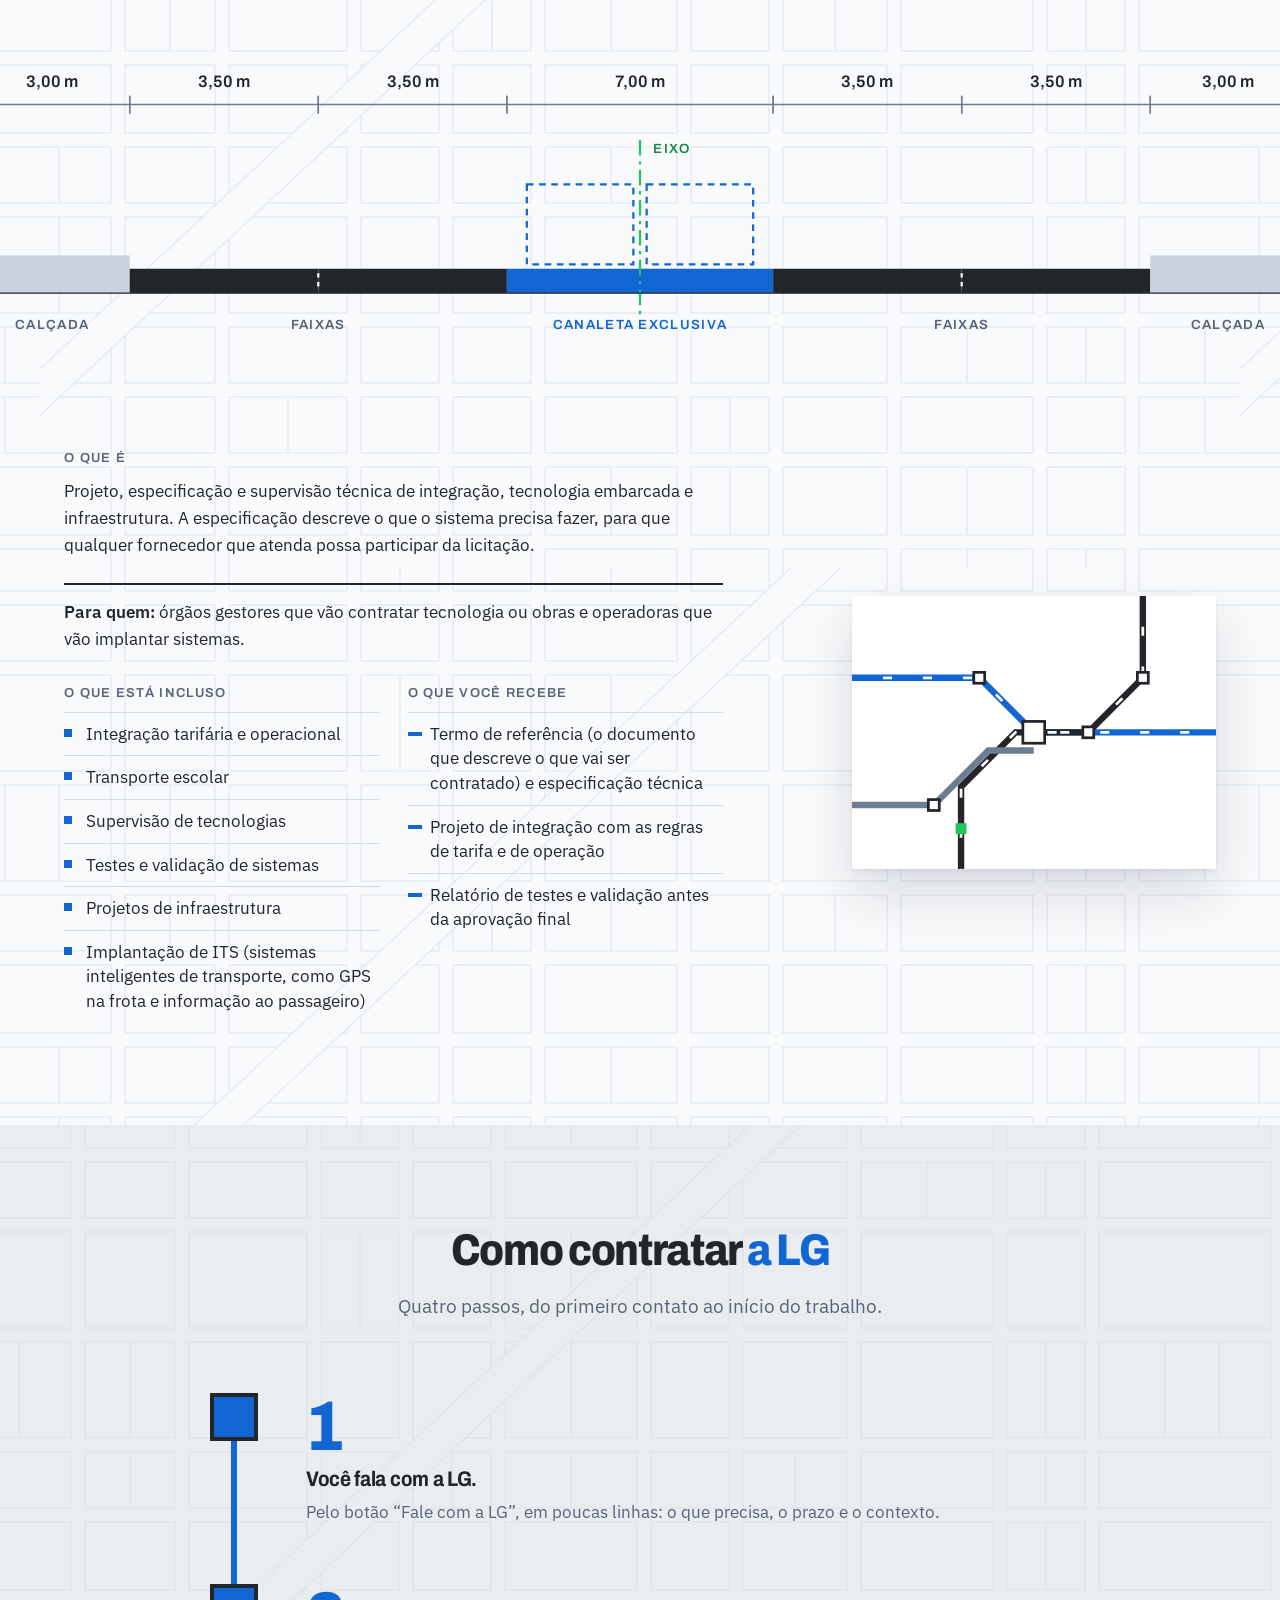
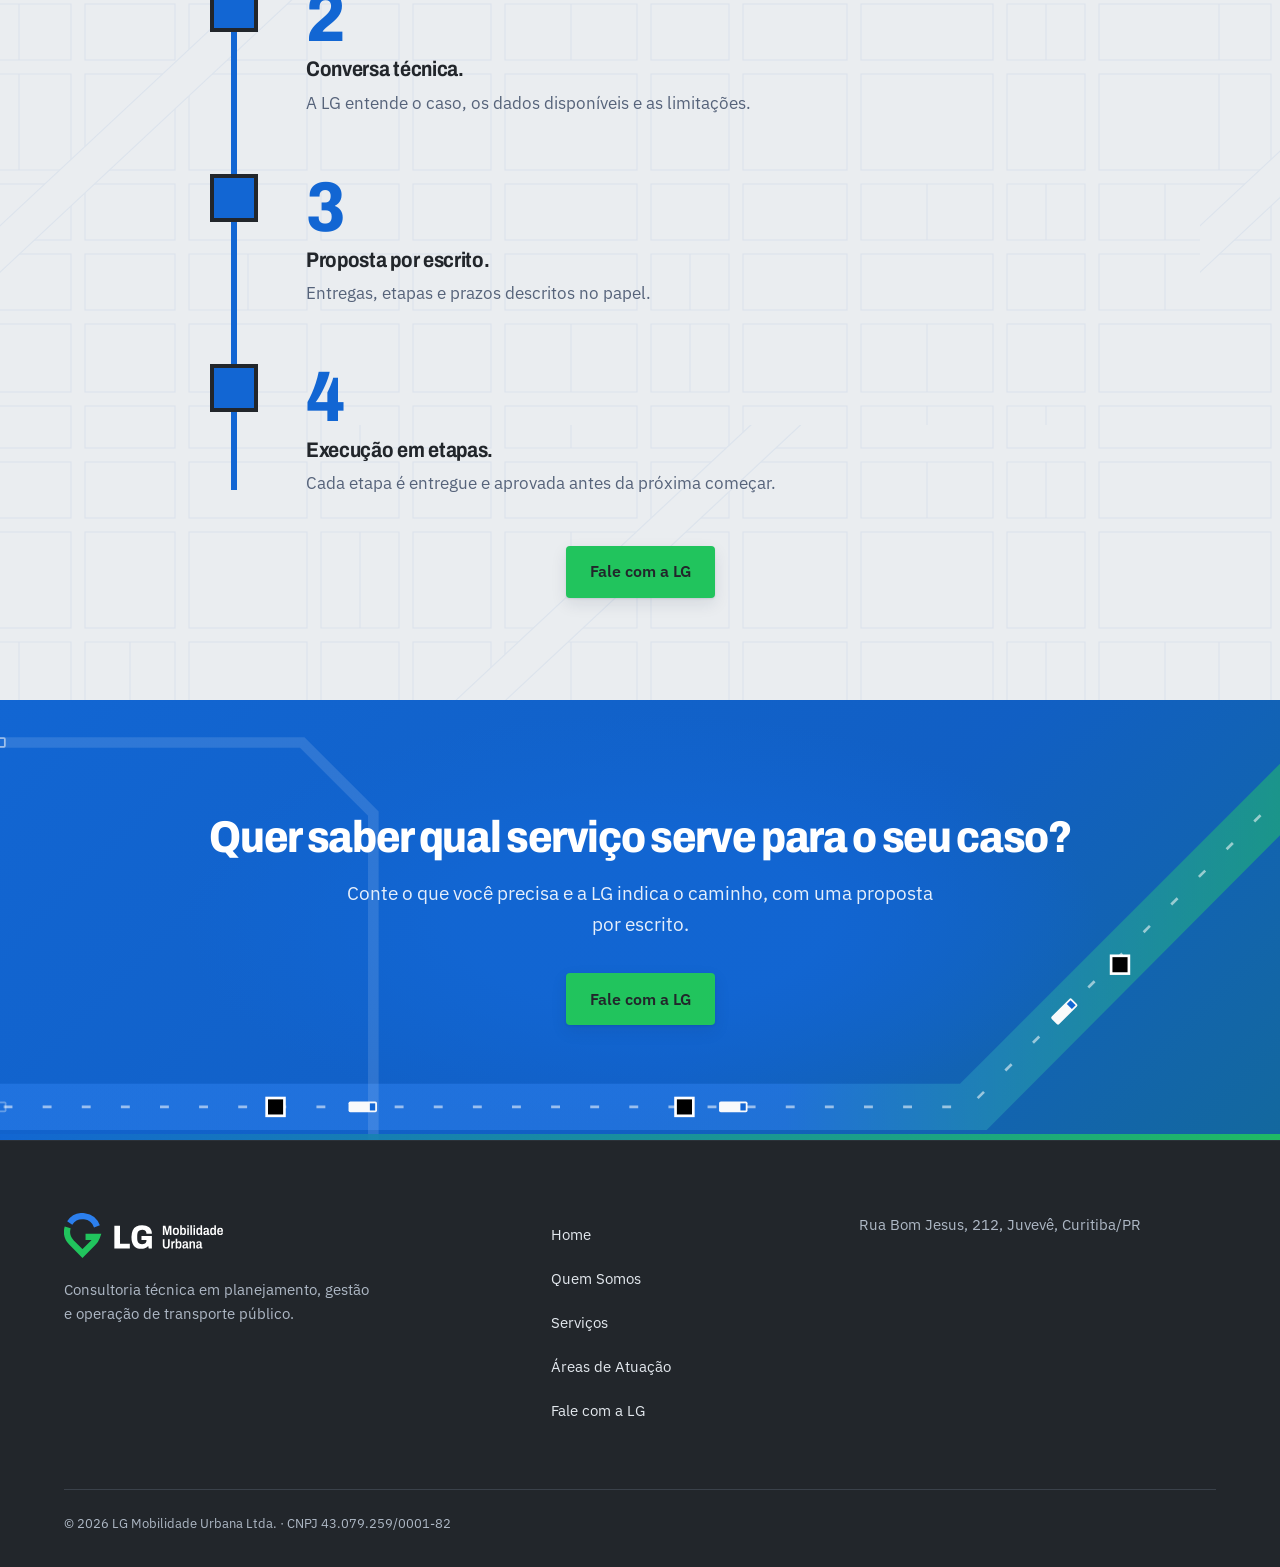
<file: servicos.html>
<!doctype html>
<html lang="pt-BR">
<head>
<meta charset="utf-8">
<meta name="viewport" content="width=device-width, initial-scale=1, viewport-fit=cover">
<title>Serviços · LG Mobilidade Urbana</title>
<meta name="description" content="Estudos de custos e tarifas, estudos de demanda, programação de horários, integração tarifária, transporte escolar e tecnologia para o transporte público.">
<link rel="canonical" href="https://sitelg.consultoriasdigitais.com.br/servicos.html">
<meta name="theme-color" content="#22262B">
<meta property="og:type" content="website">
<meta property="og:locale" content="pt_BR">
<meta property="og:site_name" content="LG Mobilidade Urbana">
<meta property="og:title" content="Serviços · LG Mobilidade Urbana">
<meta property="og:description" content="Estudos de custos e tarifas, estudos de demanda, programação de horários, integração tarifária, transporte escolar e tecnologia para o transporte público.">
<meta property="og:url" content="https://sitelg.consultoriasdigitais.com.br/servicos.html">
<meta property="og:image" content="https://sitelg.consultoriasdigitais.com.br/assets/img/og-lg.png?v=2">
<meta property="og:image:width" content="1200">
<meta property="og:image:height" content="630">
<meta property="og:image:alt" content="LG Mobilidade Urbana: consultoria técnica em transporte público para prefeituras e operadoras">
<meta name="twitter:card" content="summary_large_image">
<meta name="twitter:title" content="Serviços · LG Mobilidade Urbana">
<meta name="twitter:description" content="Estudos de custos e tarifas, estudos de demanda, programação de horários, integração tarifária, transporte escolar e tecnologia para o transporte público.">
<meta name="twitter:image" content="https://sitelg.consultoriasdigitais.com.br/assets/img/og-lg.png?v=2">
<meta name="twitter:image:alt" content="LG Mobilidade Urbana: consultoria técnica em transporte público para prefeituras e operadoras">
<link rel="icon" href="assets/logo/favicon.svg" type="image/svg+xml">
<link rel="icon" href="assets/logo/favicon-32.png" sizes="32x32" type="image/png">
<link rel="apple-touch-icon" href="assets/logo/apple-touch-icon-180.png">
<link rel="manifest" href="site.webmanifest">
<link rel="preload" href="assets/fonts/archivo.woff2" as="font" type="font/woff2" crossorigin>
<link rel="preload" href="assets/fonts/ibm-plex-sans.woff2" as="font" type="font/woff2" crossorigin>
<link rel="stylesheet" href="assets/css/site.css?v=4">
<style>@keyframes entra{from{opacity:0;transform:translateY(24px)}to{opacity:1;transform:none}}@keyframes aparece{from{opacity:0}to{opacity:1}}h1,h2{text-wrap:balance}@media (prefers-reduced-motion:reduce){.ent{animation:none}}</style>
<script type="application/ld+json">{"@context":"https://schema.org","@graph":[{"@type":"ProfessionalService","@id":"https://sitelg.consultoriasdigitais.com.br/#organizacao","name":"LG Mobilidade Urbana","legalName":"LG Mobilidade Urbana Ltda.","taxID":"43.079.259/0001-82","identifier":{"@type":"PropertyValue","propertyID":"CNPJ","value":"43.079.259/0001-82"},"url":"https://sitelg.consultoriasdigitais.com.br/","logo":{"@type":"ImageObject","url":"https://sitelg.consultoriasdigitais.com.br/assets/logo/favicon-512.png","width":512,"height":512},"image":"https://sitelg.consultoriasdigitais.com.br/assets/img/og-lg.png","description":"Consultoria técnica em planejamento, gestão e operação de transporte público para prefeituras, órgãos gestores e operadoras.","foundingDate":"2021-08-11","foundingLocation":{"@type":"Place","name":"Curitiba, PR, Brasil"},"address":{"@type":"PostalAddress","streetAddress":"Rua Bom Jesus, 212, Juvevê","addressLocality":"Curitiba","addressRegion":"PR","postalCode":"80035-010","addressCountry":"BR"},"areaServed":{"@type":"Country","name":"BR"},"knowsAbout":["Transporte público","Mobilidade urbana","Estudos de custos e tarifas","Estudos de demanda","Programação operacional","Integração tarifária","Transporte escolar","Licitações de transporte público"]},{"@type":"WebSite","@id":"https://sitelg.consultoriasdigitais.com.br/#site","url":"https://sitelg.consultoriasdigitais.com.br/","name":"LG Mobilidade Urbana","inLanguage":"pt-BR","publisher":{"@id":"https://sitelg.consultoriasdigitais.com.br/#organizacao"}},{"@type":"WebPage","@id":"https://sitelg.consultoriasdigitais.com.br/servicos.html#pagina","url":"https://sitelg.consultoriasdigitais.com.br/servicos.html","name":"Serviços · LG Mobilidade Urbana","isPartOf":{"@id":"https://sitelg.consultoriasdigitais.com.br/#site"},"about":{"@id":"https://sitelg.consultoriasdigitais.com.br/#organizacao"},"inLanguage":"pt-BR","primaryImageOfPage":{"@type":"ImageObject","url":"https://sitelg.consultoriasdigitais.com.br/assets/img/og-lg.png","width":1200,"height":630},"description":"Estudos de custos e tarifas, estudos de demanda, programação de horários, integração tarifária, transporte escolar e tecnologia para o transporte público.","breadcrumb":{"@id":"https://sitelg.consultoriasdigitais.com.br/servicos.html#trilha"}},{"@type":"BreadcrumbList","@id":"https://sitelg.consultoriasdigitais.com.br/servicos.html#trilha","itemListElement":[{"@type":"ListItem","position":1,"name":"Home","item":"https://sitelg.consultoriasdigitais.com.br/"},{"@type":"ListItem","position":2,"name":"Serviços","item":"https://sitelg.consultoriasdigitais.com.br/servicos.html"}]},{"@type":"Service","@id":"https://sitelg.consultoriasdigitais.com.br/servicos.html#planejamento","name":"Planejamento","serviceType":"Planejamento","description":"Estudos que dão base às decisões sobre tarifa, linhas e contratos: custos e tarifas, demanda de passageiros e viabilidade técnica e econômica.","provider":{"@id":"https://sitelg.consultoriasdigitais.com.br/#organizacao"},"areaServed":{"@type":"Country","name":"BR"},"url":"https://sitelg.consultoriasdigitais.com.br/servicos.html"},{"@type":"Service","@id":"https://sitelg.consultoriasdigitais.com.br/servicos.html#gestao-e-operacao","name":"Gestão e operação","serviceType":"Gestão e operação","description":"Acompanhamento do sistema funcionando no dia a dia: horários das linhas, monitoramento, frota e treinamento das equipes.","provider":{"@id":"https://sitelg.consultoriasdigitais.com.br/#organizacao"},"areaServed":{"@type":"Country","name":"BR"},"url":"https://sitelg.consultoriasdigitais.com.br/servicos.html"},{"@type":"Service","@id":"https://sitelg.consultoriasdigitais.com.br/servicos.html#projetos-e-engenharia","name":"Projetos e engenharia","serviceType":"Projetos e engenharia","description":"Integração entre linhas e tarifas, transporte escolar e tecnologia aplicada ao transporte.","provider":{"@id":"https://sitelg.consultoriasdigitais.com.br/#organizacao"},"areaServed":{"@type":"Country","name":"BR"},"url":"https://sitelg.consultoriasdigitais.com.br/servicos.html"}]}</script>
</head>
<body>
<svg width="0" height="0" style="position:absolute" aria-hidden="true"><defs><symbol id="lg-sym" viewBox="-36 -36 72 87"><g fill="none" stroke-width="12" stroke-linejoin="miter"><path d="M -24.87 -16.78 A 30.0 30.0 0 0 1 28.19 -10.26" style="stroke:var(--sb,#1266D3)"/><path d="M -28.84 -8.27 A 30.0 30.0 0 0 0 -21.21 21.21 L 0.00 42.43 L 21.21 21.21 A 30.0 30.0 0 0 0 28.19 10.26 L 6 10.26" style="stroke:var(--sg,#21C45D)"/></g></symbol></defs></svg>
<a class="pular" href="#conteudo">Pular para o conteúdo</a>
<div class="bm-troca" aria-hidden="true"></div>

<header class="topo">
  <div class="barra"><div class="wrap barra-in">
    <a class="marca" href="index.html"><img src="assets/logo/lg-horizontal.svg" width="168" height="42" alt="LG Mobilidade Urbana"></a>
    <nav class="menu" id="menu" aria-label="Principal">
      <ul>
        <li><a href="index.html">Home</a></li>
        <li><a href="quem-somos.html">Quem Somos</a></li>
        <li><a href="servicos.html" aria-current="page">Serviços</a></li>
        <li><a href="areas-de-atuacao.html">Áreas de Atuação</a></li>
      </ul>
      <a class="btn-azul" href="#contato-lg" data-abre-modal>Fale com a LG</a>
    </nav>
    <button class="menu-btn" type="button" aria-expanded="false" aria-controls="menu"><span class="menu-ico" aria-hidden="true"></span><span class="sr">Abrir menu</span></button>
  </div></div>
</header>

<main id="conteudo">
<section class="hero" style="--h1-m:24px;--h1-t:42px;--h1-d:56px">
  <div class="hero-arte ent" data-vivo role="img" aria-label="As três frentes da LG em movimento: planilha com a curva se desenhando, painel de indicadores oscilando e prancha de projeto com cotas, sobre uma planta viária com veículos circulando">
    <svg class="bm-fluxo rede-viva" viewBox="0 0 720 820" preserveAspectRatio="xMidYMid slice" aria-hidden="true">
      <defs>
        <path id="s-l1" d="M760 210H540L420 330V560"/>
        <path id="s-l2" d="M300 -20V120L380 200H600L700 300V860"/>
        <path id="s-l3" d="M-20 700H200L280 620H760"/>
        <g id="s-v"><rect x="-14" y="-5.5" width="28" height="11" rx="2" fill="#22262B"/><rect x="7" y="-3.5" width="5" height="7" fill="#F9FAFB"/></g>
        <g id="s-va"><rect x="-14" y="-5.5" width="28" height="11" rx="2" fill="#1266D3"/><rect x="7" y="-3.5" width="5" height="7" fill="#F9FAFB"/></g>
      </defs>
      <path class="base desenha" pathLength="1" stroke="#1266D3" d="M760 210H540L420 330V560"/>
      <path class="base desenha d2" pathLength="1" stroke="#22262B" d="M300 -20V120L380 200H600L700 300V860"/>
      <path class="base vive" pathLength="1" stroke="#1266D3" stroke-opacity=".25" style="--d:.55s" d="M-20 700H200L280 620H760"/>
      <g class="surge veic" style="--t:1.5s" data-veic="s-l1|2|8|s-va s-l2|3|12|s-v s-l3|2|10|s-va"></g>
      <rect class="parada acende" style="--d:1.6s" x="530" y="200" width="20" height="20"/>
      <rect class="parada acende" style="--d:2.4s" x="590" y="190" width="20" height="20"/>
      <rect class="parada acende" style="--d:3.2s" x="690" y="420" width="20" height="20"/>
      <rect class="parada acende" style="--d:4s" x="190" y="690" width="20" height="20"/>
      <rect class="pulso" stroke="#21C45D" style="--d:1.8s" x="402" y="548" width="36" height="36"/>
      <rect class="chegada" x="402" y="548" width="36" height="36"/>
    </svg>
    <div class="hp hp-plan" aria-hidden="true">
      <div class="hp-topo"><b>Planilha tarifária</b><span>Planejamento</span></div>
      <svg viewBox="0 0 250 110">
        <path d="M18 92H234M18 14V92" fill="none" stroke="#E1E7EF" stroke-width="2"/>
        <rect class="barra-osc" style="--a:.5;--b:1;--t:3.4s" x="34" y="44" width="22" height="48" fill="#E1E7EF"/>
        <rect class="barra-osc" style="--a:.65;--b:.95;--t:4.2s;--d:.5s" x="74" y="52" width="22" height="40" fill="#E1E7EF"/>
        <rect class="barra-osc" style="--a:.55;--b:1;--t:3.8s;--d:.9s" x="114" y="34" width="22" height="58" fill="#1266D3"/>
        <rect class="barra-osc" style="--a:.6;--b:.9;--t:4.6s;--d:.3s" x="154" y="48" width="22" height="44" fill="#E1E7EF"/>
        <rect class="barra-osc" style="--a:.5;--b:1;--t:3.2s;--d:.7s" x="194" y="40" width="22" height="52" fill="#E1E7EF"/>
        <path class="desenha-loop" pathLength="1" d="M34 72L84 62L124 38L170 46L216 24" fill="none" stroke="#22262B" stroke-width="3"/>
      </svg>
    </div>
    <div class="hp hp-ind" aria-hidden="true">
      <div class="hp-topo"><b>Indicadores</b><span>Operação</span></div>
      <svg viewBox="0 0 236 96">
        <g fill="#56637A" font-family="Archivo, sans-serif" font-weight="600" font-size="10" letter-spacing="1">
          <text x="14" y="26">LINHA A</text><text x="14" y="52">LINHA B</text><text x="14" y="78">LINHA C</text>
        </g>
        <g fill="#EAEDF0"><rect x="74" y="16" width="148" height="12"/><rect x="74" y="42" width="148" height="12"/><rect x="74" y="68" width="148" height="12"/></g>
        <g fill="#1266D3">
          <rect class="barra-h" style="--a:.55;--b:.9;--t:3.6s" x="74" y="16" width="148" height="12"/>
          <rect class="barra-h" style="--a:.4;--b:.75;--t:4.4s;--d:.6s" x="74" y="42" width="148" height="12"/>
          <rect class="barra-h" style="--a:.6;--b:.95;--t:3.2s;--d:1s" x="74" y="68" width="148" height="12"/>
        </g>
        <path d="M196 12V32M180 38V58M206 64V84" stroke="#22262B" stroke-width="3"/>
      </svg>
    </div>
    <div class="hp hp-prancha" aria-hidden="true">
      <div class="hp-topo"><b>Seção transversal</b><span>Engenharia</span></div>
      <svg viewBox="0 0 300 110">
        <rect x="10" y="66" width="30" height="24" fill="#C9D2DE"/><rect x="260" y="66" width="30" height="24" fill="#C9D2DE"/>
        <rect x="40" y="74" width="220" height="16" fill="#22262B"/>
        <rect x="118" y="74" width="64" height="16" fill="#1266D3"/>
        <path d="M79 78V86M221 78V86" stroke="#F9FAFB" stroke-width="2"/>
        <path d="M150 40V100" stroke="#21C45D" stroke-width="2" stroke-dasharray="8 4 2 4"/>
        <path class="desenha-loop" pathLength="1" style="--d:.6s" d="M40 26V38M40 32H118M118 26V38M118 32H182M182 26V38M182 32H260M260 26V38" fill="none" stroke="#6F7D90" stroke-width="2"/>
        <g fill="#22262B" font-family="Archivo, sans-serif" font-weight="600" font-size="11" text-anchor="middle"><text x="79" y="22">3,50 m</text><text x="150" y="22">7,00 m</text><text x="221" y="22">3,50 m</text></g>
      </svg>
    </div>
    <div class="bm-painel painel-hero">
      <span class="bm-painel-rot">Próximo destino</span>
      <div class="bm-letreiro" data-casas="12" data-palavras="Planejamento|Gestão|Operação|Engenharia" aria-live="polite"></div>
    </div>
  </div>
  <div class="wrap">
    <div class="hero-copy">
      <span class="lg-tracado anima ent" style="--i:0" aria-hidden="true"></span>
      <span class="kicker detalhe ent" style="--i:0">Serviços</span>
      <h1 class="ent" style="--i:1">Serviços que integram <span class="hl">planejamento, gestão e operação</span> de transporte público</h1>
      <p class="sub ent" style="--i:2">Da primeira análise ao acompanhamento do sistema funcionando, em três áreas de trabalho</p>
      <div class="acoes ent" style="--i:3">
        <a class="bm-btn" href="#contato-lg" data-abre-modal>Fale com a LG<span class="bm-btn-trilho" aria-hidden="true"><span></span></span></a>
      </div>
      <nav class="ancoras ent" style="--i:4" aria-label="Frentes de serviço">
        <a class="bm-link" href="#planejamento">Planejamento</a>
        <a class="bm-link" href="#gestao-e-operacao">Gestão e operação</a>
        <a class="bm-link" href="#projetos-e-engenharia">Projetos e engenharia</a>
      </nav>
    </div>
  </div>
</section>

<section class="dobra f-apoio" id="planejamento">
  <div class="wrap">
    <div class="bm-divisor" aria-hidden="true">
      <span class="bm-divisor-linha"></span>
      <svg class="bm-divisor-fim" viewBox="0 0 120 48"><path d="M0 42H40L76 6H112"/><rect x="106" y="0" width="12" height="12"/></svg>
    </div>
    <div class="grade">
      <div class="serv-texto rv">
        <h2 style="font-size:var(--h2)">Planejamento: a base técnica para decidir <span class="hl">tarifa, linhas e contratos</span></h2>
        <p class="sub" style="margin:18px 0 28px">Para quem vai reajustar a tarifa, mudar as linhas ou preparar uma nova concessão.</p>
        <span class="detalhe">O que é</span>
        <p style="margin-top:8px">Estudos que dão fundamento técnico às decisões mais importantes do sistema, como o valor da passagem, o desenho das linhas e as regras do contrato.</p>
        <p class="para-quem"><b>Para quem:</b> prefeituras, órgãos gestores, consórcios públicos e operadoras.</p>
        <div class="servico-lista">
          <div><h3>O que está incluso</h3><ul class="lista-viva"><li>Estudos de custos e tarifas</li><li>Estudos de demanda (quantas pessoas usam cada linha e quando)</li><li>Viabilidade técnica e econômica</li><li>Pesquisas especializadas</li><li>Análise de cenários operacionais</li><li>Modelagem financeira</li></ul></div>
          <div class="recebe"><h3>O que você recebe</h3><ul class="lista-viva recebe-viva"><li>Relatório técnico com os cenários comparados e a recomendação explicada</li><li>Planilha com todos os cálculos, para a sua equipe conferir</li><li>Lista das premissas e das fontes de cada dado usado</li></ul></div>
        </div>
      </div>
      <div class="serv-mock rv" style="--d:2">
        <div class="mock" role="img" aria-label="Recorte ilustrativo de planilha tarifária comparando três cenários, sem dados reais">
          <div class="mock-topo"><b>Planilha tarifária</b><span>Cenários comparados</span></div>
          <table aria-hidden="true">
            <thead><tr><th>Item</th><th>A</th><th>B</th><th>C</th></tr></thead>
            <tbody>
              <tr><td>Custo por km</td><td><span class="barra-dado" style="width:80%"></span></td><td><span class="barra-dado azul" style="width:64%"></span></td><td><span class="barra-dado" style="width:72%"></span></td></tr>
              <tr><td>Passageiro equivalente</td><td><span class="barra-dado" style="width:58%"></span></td><td><span class="barra-dado azul" style="width:76%"></span></td><td><span class="barra-dado" style="width:66%"></span></td></tr>
              <tr><td>Frota</td><td><span class="barra-dado" style="width:70%"></span></td><td><span class="barra-dado azul" style="width:60%"></span></td><td><span class="barra-dado" style="width:84%"></span></td></tr>
              <tr><td>Tarifa técnica</td><td><span class="barra-dado" style="width:86%"></span></td><td><span class="barra-dado azul" style="width:62%"></span></td><td><span class="barra-dado" style="width:74%"></span></td></tr>
            </tbody>
          </table>
          <div class="painel-legenda"><span>Cenário recomendado</span><span class="fonte-chip">Fonte ao lado de cada premissa</span></div>
        </div>
      </div>
    </div>
  </div>
</section>

<section class="dobra escuro d-gestao" id="gestao-e-operacao">
  <div class="wrap">
    <div class="grade">
      <div class="serv-painel painel-4 rv">
        <div class="mock" role="img" aria-label="Painel ilustrativo de indicadores por linha com barras e marcas de meta, sem dados reais">
          <div class="mock-topo"><b>Painel de indicadores</b><span>Por linha</span></div>
          <div class="painel-grade" aria-hidden="true">
            <div><small>Viagens</small><span class="barra-dado azul" style="--w:82%"></span></div>
            <div><small>Pontualidade</small><span class="barra-dado azul" style="--w:68%"></span></div>
            <div><small>Ocupação</small><span class="barra-dado azul" style="--w:74%"></span></div>
          </div>
          <ul class="painel-linhas" aria-hidden="true">
            <li><b>Linha A</b><span class="painel-trilho"><i style="--v:.86"></i><em style="--m:80%"></em></span></li>
            <li><b>Linha B</b><span class="painel-trilho"><i style="--v:.64"></i><em style="--m:75%"></em></span></li>
            <li><b>Linha C</b><span class="painel-trilho"><i style="--v:.92"></i><em style="--m:85%"></em></span></li>
            <li><b>Linha D</b><span class="painel-trilho"><i style="--v:.71"></i><em style="--m:70%"></em></span></li>
            <li><b>Linha E</b><span class="painel-trilho"><i style="--v:.55"></i><em style="--m:72%"></em></span></li>
          </ul>
          <div class="painel-legenda" aria-hidden="true"><span>Realizado</span><span class="meta">Meta</span></div>
        </div>
      </div>
      <div class="serv-texto-dir texto-dir-8 rv" style="--d:1">
        <span class="lg-tracado" aria-hidden="true"></span>
        <h2 style="font-size:var(--h2);margin-top:22px">Gestão e operação: o sistema rodando <span class="hl">como foi planejado</span></h2>
        <p class="sub" style="margin:18px 0 28px">Para quem já tem o plano e precisa que ele funcione na rua todos os dias.</p>
        <span class="detalhe">O que é</span>
        <p style="margin-top:8px">Acompanhamento técnico da operação, com indicadores definidos e ajuste dos horários quando o número de passageiros muda.</p>
        <p class="para-quem"><b>Para quem:</b> órgãos gestores que fiscalizam o contrato e operadoras que querem reduzir custo sem piorar o serviço.</p>
        <div class="servico-lista">
          <div><h3>O que está incluso</h3><ul class="lista-viva"><li>Programação operacional (horários e escalas das linhas)</li><li>Monitoramento da operação</li><li>Gestão e manutenção de frota</li><li>Gestão de indicadores</li><li>Otimização de rotas</li><li>Capacitação técnica</li></ul></div>
          <div class="recebe"><h3>O que você recebe</h3><ul class="lista-viva recebe-viva"><li>Programação de horários revisada e documentada</li><li>Painel de indicadores com as metas de cada linha</li><li>Relatórios periódicos de acompanhamento</li><li>Treinamento da equipe que vai cuidar do sistema</li></ul></div>
        </div>
      </div>
    </div>
  </div>
</section>

<section class="dobra f-planta" id="projetos-e-engenharia">
  <div class="wrap">
    <div class="cab rv" style="margin-bottom:var(--s5)">
      <span class="lg-tracado" aria-hidden="true"></span>
      <h2>Projetos e engenharia: integração e tecnologia <span class="hl">sem preferência por marca</span></h2>
      <p class="sub">Para quem vai integrar linhas e tarifas, contratar tecnologia ou organizar o transporte escolar.</p>
    </div>
    <div class="secao-transversal rv" role="img" aria-label="Seção transversal de uma via com calçadas, faixas de tráfego e canaleta exclusiva no centro, com cotas">
      <svg viewBox="0 0 1200 300" preserveAspectRatio="xMidYMid slice" aria-hidden="true">
        <g font-family="Archivo, sans-serif" font-weight="600" text-anchor="middle">
          <rect x="0" y="196" width="140" height="34" fill="#C9D2DE"/>
          <rect x="140" y="208" width="170" height="22" fill="#22262B"/>
          <rect x="310" y="208" width="170" height="22" fill="#22262B"/>
          <rect x="480" y="208" width="240" height="22" fill="#1266D3"/>
          <rect x="720" y="208" width="170" height="22" fill="#22262B"/>
          <rect x="890" y="208" width="170" height="22" fill="#22262B"/>
          <rect x="1060" y="196" width="140" height="34" fill="#C9D2DE"/>
          <path d="M310 212V226M890 212V226" stroke="#F9FAFB" stroke-width="2" stroke-dasharray="4 4"/>
          <rect x="498" y="132" width="96" height="72" fill="none" stroke="#1266D3" stroke-width="2" stroke-dasharray="6 5"/>
          <rect x="606" y="132" width="96" height="72" fill="none" stroke="#1266D3" stroke-width="2" stroke-dasharray="6 5"/>
          <path d="M600 92V250" stroke="#21C45D" stroke-width="2" stroke-dasharray="14 5 3 5"/>
          <g stroke="#6F7D90" stroke-width="1.3" fill="none">
            <path d="M0 52V68M0 60H140M140 52V68"/><path d="M140 52V68M140 60H310M310 52V68"/><path d="M310 52V68M310 60H480M480 52V68"/><path d="M480 52V68M480 60H720M720 52V68"/><path d="M720 52V68M720 60H890M890 52V68"/><path d="M890 52V68M890 60H1060M1060 52V68"/><path d="M1060 52V68M1060 60H1200M1200 52V68"/>
          </g>
          <g font-size="15" fill="#22262B"><text x="70" y="44">3,00 m</text><text x="225" y="44">3,50 m</text><text x="395" y="44">3,50 m</text><text x="600" y="44">7,00 m</text><text x="805" y="44">3,50 m</text><text x="975" y="44">3,50 m</text><text x="1130" y="44">3,00 m</text></g>
          <g font-size="12" letter-spacing="1.2" fill="#56637A"><text x="70" y="262">CALÇADA</text><text x="310" y="262">FAIXAS</text><text x="890" y="262">FAIXAS</text><text x="1130" y="262">CALÇADA</text></g>
          <text x="600" y="262" font-size="12" letter-spacing="1.2" fill="#1266D3">CANALETA EXCLUSIVA</text>
          <text x="612" y="104" font-size="12" letter-spacing="1.2" fill="#178A43" text-anchor="start">EIXO</text>
          <path d="M-10 230H1210" stroke="#22262B" stroke-width="1.2"/>
        </g>
      </svg>
    </div>
    <div class="grade">
      <div class="serv-texto rv">
        <span class="detalhe">O que é</span>
        <p style="margin-top:8px">Projeto, especificação e supervisão técnica de integração, tecnologia embarcada e infraestrutura. A especificação descreve o que o sistema precisa fazer, para que qualquer fornecedor que atenda possa participar da licitação.</p>
        <p class="para-quem"><b>Para quem:</b> órgãos gestores que vão contratar tecnologia ou obras e operadoras que vão implantar sistemas.</p>
        <div class="servico-lista">
          <div><h3>O que está incluso</h3><ul class="lista-viva"><li>Integração tarifária e operacional</li><li>Transporte escolar</li><li>Supervisão de tecnologias</li><li>Testes e validação de sistemas</li><li>Projetos de infraestrutura</li><li>Implantação de ITS (sistemas inteligentes de transporte, como GPS na frota e informação ao passageiro)</li></ul></div>
          <div class="recebe"><h3>O que você recebe</h3><ul class="lista-viva recebe-viva"><li>Termo de referência (o documento que descreve o que vai ser contratado) e especificação técnica</li><li>Projeto de integração com as regras de tarifa e de operação</li><li>Relatório de testes e validação antes da aprovação final</li></ul></div>
        </div>
      </div>
      <div class="integra mock rv" style="--d:2" role="img" aria-label="Diagrama de integração entre linhas, com pontos de conexão e o terminal de troca">
        <svg viewBox="0 0 400 300" aria-hidden="true">
          <g fill="none" stroke-width="7" stroke-linejoin="miter">
            <path d="M-10 90H140L200 150H410" stroke="#1266D3"/>
            <path d="M120 310V210L180 150H260L320 90V-10" stroke="#22262B"/>
            <path d="M-10 230H90L150 170H200" stroke="#6F7D90"/>
          </g>
          <g data-vivo stroke="#F9FAFB" stroke-width="3">
            <path class="fluxo-tr" d="M-10 90H140L200 150H410"/>
            <path class="fluxo-tr fluxo-lento" d="M120 310V210L180 150H260L320 90V-10"/>
          </g>
          <g fill="#FFFFFF" stroke="#22262B" stroke-width="3">
            <rect x="188" y="138" width="24" height="24"/><rect x="134" y="84" width="12" height="12"/><rect x="254" y="144" width="12" height="12"/><rect x="84" y="224" width="12" height="12"/><rect x="314" y="84" width="12" height="12"/>
          </g>
          <rect x="114" y="250" width="12" height="12" fill="#21C45D"/>
        </svg>
      </div>
    </div>
  </div>
</section>

<section class="dobra f-apoio">
  <div class="wrap">
    <div class="cab rv">
      <h2>Como contratar <span class="hl">a LG</span></h2>
      <p class="sub">Quatro passos, do primeiro contato ao início do trabalho.</p>
    </div>
    <ol class="passos">
      <li class="passo rv"><span class="est" aria-hidden="true"></span><span class="pn" aria-hidden="true">1</span><h3>Você fala com a LG.</h3><p>Pelo botão &ldquo;Fale com a LG&rdquo;, em poucas linhas: o que precisa, o prazo e o contexto.</p></li>
      <li class="passo rv"><span class="est" aria-hidden="true"></span><span class="pn" aria-hidden="true">2</span><h3>Conversa técnica.</h3><p>A LG entende o caso, os dados disponíveis e as limitações.</p></li>
      <li class="passo rv"><span class="est" aria-hidden="true"></span><span class="pn" aria-hidden="true">3</span><h3>Proposta por escrito.</h3><p>Entregas, etapas e prazos descritos no papel.</p></li>
      <li class="passo rv"><span class="est" aria-hidden="true"></span><span class="pn" aria-hidden="true">4</span><h3>Execução em etapas.</h3><p>Cada etapa é entregue e aprovada antes da próxima começar.</p></li>
    </ol>
    <div class="cta-linha rv"><a class="bm-btn" href="#contato-lg" data-abre-modal>Fale com a LG<span class="bm-btn-trilho" aria-hidden="true"><span></span></span></a></div>
  </div>
</section>

<section class="cta-calma suave cta-viva v-faixa" data-vivo>
  <svg class="cta-fundo" viewBox="0 0 1440 520" preserveAspectRatio="xMidYMid slice" aria-hidden="true">
    <defs>
      <linearGradient id="cta-faixa" x1="0" y1="0" x2="1" y2="0"><stop offset="0" stop-color="#2C7FED"/><stop offset=".6" stop-color="#2C7FED"/><stop offset="1" stop-color="#21C45D"/></linearGradient>
      <path id="cf-eixo" d="M-40 470H1090L1470 90"/>
      <path id="cf-eixo2" d="M-40 60H340L420 140V560"/>
      <g id="cf-v"><rect x="-16" y="-6" width="32" height="12" rx="2" fill="#F9FAFB"/><rect x="8" y="-4" width="6" height="8" fill="#1266D3"/></g>
    </defs>
    <polygon points="-40,444 1080,444 1460,64 1500,104 1110,496 -40,496" fill="url(#cta-faixa)" fill-opacity=".55"/>
    <path d="M-40 60H340L420 140V560" fill="none" stroke="#FFFFFF" stroke-opacity=".12" stroke-width="12"/>
    <path class="fluxo-tr" d="M-40 470H1090L1470 90" stroke="#FFFFFF" stroke-opacity=".55" stroke-width="3"/>
    <g class="veic" data-veic="cf-eixo|4|16|cf-v cf-eixo2|1|9|cf-v"></g>
    <g stroke="#FFFFFF"><rect class="pulso" style="--d:0s" x="300" y="460" width="20" height="20"/><rect class="pulso" style="--d:1s" x="760" y="460" width="20" height="20"/><rect class="pulso" style="--d:2s" x="1250" y="300" width="20" height="20"/></g>
    <g stroke="#FFFFFF" stroke-width="3"><rect class="acende azul" style="--d:0s" x="300" y="460" width="20" height="20"/><rect class="acende azul" style="--d:1s" x="760" y="460" width="20" height="20"/><rect class="acende azul" style="--d:2s" x="1250" y="300" width="20" height="20"/></g>
  </svg>
  <div class="wrap">
    <div class="rv">
      <h2>Quer saber qual serviço serve para o seu caso?</h2>
      <p class="sub">Conte o que você precisa e a LG indica o caminho, com uma proposta por escrito.</p>
      <div class="acoes"><a class="bm-btn" href="#contato-lg" data-abre-modal>Fale com a LG<span class="bm-btn-trilho" aria-hidden="true"><span></span></span></a></div>
    </div>
  </div>
</section>
</main>

<footer class="rodape">
  <div class="wrap">
    <div class="rodape-grade">
      <div>
        <img src="assets/logo/lg-horizontal-negativo.svg" width="180" height="45" alt="LG Mobilidade Urbana" loading="lazy">
        <p>Consultoria técnica em planejamento, gestão e operação de transporte público.</p>
      </div>
      <nav aria-label="Rodapé">
        <ul>
          <li><a href="index.html">Home</a></li>
          <li><a href="quem-somos.html">Quem Somos</a></li>
          <li><a href="servicos.html">Serviços</a></li>
          <li><a href="areas-de-atuacao.html">Áreas de Atuação</a></li>
          <li><a href="#contato-lg" data-abre-modal>Fale com a LG</a></li>
        </ul>
      </nav>
      <ul id="contato-lg">
        <li>Rua Bom Jesus, 212, Juvevê, Curitiba/PR</li>
      </ul>
    </div>
    <div class="rodape-base">
      <span>© 2026 LG Mobilidade Urbana Ltda. · CNPJ 43.079.259/0001-82</span>
    </div>
  </div>
</footer>

<dialog class="modal" id="modal-fale" aria-labelledby="modal-titulo">
  <div data-vista="form">
    <div class="modal-topo">
      <div><span class="lg-tracado" aria-hidden="true"></span><h2 id="modal-titulo">Fale com a LG</h2></div>
      <button class="modal-fechar" type="button" data-fecha aria-label="Fechar"><svg width="20" height="20" viewBox="0 0 20 20" aria-hidden="true"><path d="M3 3l14 14M17 3L3 17" stroke="currentColor" stroke-width="2.5"/></svg></button>
    </div>
    <div class="modal-corpo">
      <p>Preencha os campos abaixo e a LG entra em contato.</p>
      <form method="post" novalidate>
        <div class="campos">
          <div class="campo"><label for="f-nome">Nome completo</label><input id="f-nome" name="nome" type="text" autocomplete="name" placeholder="Seu nome" required><span class="erro" aria-live="polite"></span></div>
          <div class="campo"><label for="f-cargo">Cargo</label><input id="f-cargo" name="cargo" type="text" autocomplete="organization-title" placeholder="Ex.: diretor de transporte" required><span class="erro" aria-live="polite"></span></div>
          <div class="campo"><label for="f-orgao">Órgão ou empresa</label><input id="f-orgao" name="orgao" type="text" autocomplete="organization" placeholder="Ex.: Secretaria Municipal de Mobilidade" required><span class="erro" aria-live="polite"></span></div>
          <div class="campo"><label for="f-tipo">Tipo de organização</label><select id="f-tipo" name="tipo" required><option value="" selected disabled hidden></option><option>Prefeitura ou secretaria</option><option>Órgão gestor, autarquia ou empresa pública</option><option>Consórcio público</option><option>Operadora ou consórcio operacional</option><option>Outro</option></select><span class="erro" aria-live="polite"></span></div>
          <div class="campo"><label for="f-email">E-mail</label><input id="f-email" name="email" type="email" autocomplete="email" inputmode="email" placeholder="seu.nome@orgao.gov.br" required><span class="erro" aria-live="polite"></span></div>
          <div class="campo"><label for="f-tel">Telefone ou WhatsApp</label><input id="f-tel" name="telefone" type="tel" autocomplete="tel" inputmode="tel" placeholder="(00) 00000-0000" required><span class="erro" aria-live="polite"></span></div>
          <div class="campo largo"><label for="f-assunto">Assunto</label><select id="f-assunto" name="assunto" required><option value="" selected disabled hidden></option><option>Estudo de custos e tarifas</option><option>Mudança nas linhas</option><option>Edital ou licitação</option><option>Gestão e operação</option><option>Integração, tecnologia ou ITS</option><option>Outro</option></select><span class="erro" aria-live="polite"></span></div>
          <div class="campo largo"><label for="f-mensagem">Mensagem</label><textarea id="f-mensagem" name="mensagem" placeholder="Conte em poucas linhas o que você precisa" required></textarea><span class="erro" aria-live="polite"></span></div>
        </div>
        <input class="isca" type="text" name="_gotcha" tabindex="-1" autocomplete="off" aria-hidden="true">
        <div class="campo aceite"><label for="f-aceite"><input id="f-aceite" name="consentimento" type="checkbox" value="sim" required><span>Autorizo o uso destes dados só para a LG responder a este contato.</span></label><span class="erro" aria-live="polite"></span></div>
        <div class="envio">
          <button class="bm-btn" type="submit"><span class="rotulo">Enviar mensagem</span><span class="bm-btn-trilho" aria-hidden="true"><span></span></span></button>
          <span class="carregando" aria-hidden="true"><span class="bm-loader"><svg viewBox="-50 -50 100 100"><path class="trilho" d="M36.96 -15.31 L36.96 15.31 L15.31 36.96 L-15.31 36.96 L-36.96 15.31 L-36.96 -15.31 L-15.31 -36.96 L15.31 -36.96Z"/><path class="vagao" d="M36.96 -15.31 L36.96 15.31 L15.31 36.96 L-15.31 36.96 L-36.96 15.31 L-36.96 -15.31 L-15.31 -36.96 L15.31 -36.96Z"/><rect class="lest" x="32" y="-5" width="10" height="10" style="animation-delay:1.41s"/><rect class="lest" x="-5" y="32" width="10" height="10" style="animation-delay:.06s"/><rect class="lest" x="-42" y="-5" width="10" height="10" style="animation-delay:.51s"/><rect class="lest" x="-5" y="-42" width="10" height="10" style="animation-delay:.96s"/></svg></span></span>
        </div>
      </form>
      <dl class="modal-contato">
        <div><dt>Endereço</dt><dd>Rua Bom Jesus, 212, Juvevê, Curitiba/PR</dd></div>
      </dl>
    </div>
  </div>
  <div class="estado" data-vista="ok" hidden>
    <span class="lg-tracado" aria-hidden="true"></span>
    <h2>Mensagem recebida</h2>
    <p>Obrigado pelo contato. A LG vai responder pelo e-mail ou telefone que você informou.</p>
    <button class="bm-btn" type="button" data-fecha>Fechar<span class="bm-btn-trilho" aria-hidden="true"><span></span></span></button>
  </div>
  <div class="estado" data-vista="erro" hidden>
    <span class="lg-tracado" aria-hidden="true"></span>
    <h2>A mensagem não foi enviada</h2>
    <p data-erro-msg>A conexão falhou, mas o que você escreveu continua no formulário. Tente de novo.</p>
    <button class="bm-btn" type="button" data-tenta>Tentar de novo<span class="bm-btn-trilho" aria-hidden="true"><span></span></span></button>
  </div>
</dialog>

<script src="assets/js/site.js?v=4" defer></script>
</body>
</html>
</file>
<file: assets/css/site.css>
@font-face{font-family:"Archivo";src:url(../fonts/archivo.woff2) format("woff2");font-weight:500 800;font-stretch:75% 100%;font-style:normal;font-display:swap}
@font-face{font-family:"IBM Plex Sans";src:url(../fonts/ibm-plex-sans.woff2) format("woff2");font-weight:400 600;font-style:normal;font-display:swap}
.ent{animation:entra 620ms cubic-bezier(.22,.61,.36,1) both;animation-delay:calc(var(--i,0) * 90ms + 120ms)}
.hero-arte.ent{animation-name:aparece;animation-duration:900ms;animation-delay:0ms}
.js .rv{opacity:0;transform:translateY(24px);transition:opacity 620ms cubic-bezier(.22,.61,.36,1),transform 620ms cubic-bezier(.22,.61,.36,1);transition-delay:calc(var(--d,0) * 90ms)}
.js .rv.on{opacity:1;transform:none}
@media (prefers-reduced-motion:reduce){.ent{animation:none}
.js .rv{opacity:1;transform:none;transition:none}}
:root{--fundo:#F9FAFB;        
  --apoio:#EAEDF0;        
  --borda:#E1E7EF;        
  --grafite:#22262B;      
  --grafite-2:#2C3138;    
  --grafite-3:#3A414A;    
  --cinza:#6F7D90;        
  --cinza-texto:#56637A;  
  --cinza-claro:#AEB8C5;  
  --azul:#1266D3;         
  --azul-hover:#105BBC;
  --azul-claro:#2C7FED;   
  --verde:#21C45D;        
  --verde-hover:#1EAE53;
  --branco:#FFFFFF;       
  --gradiente:linear-gradient(135deg,#1266D3,#21C45D);
  
  --f-display:"Archivo",system-ui,sans-serif;
  --f-texto:"IBM Plex Sans",system-ui,sans-serif;
  --h1-m:26px; --h1-t:42px; --h1-d:60px;
  --h2:clamp(1.75rem,1.1rem + 2.1vw,3rem);
  --h3:clamp(1.125rem,1rem + .4vw,1.375rem);
  --corpo:1.0625rem;
  --detalhe:.8125rem;
  
  --s1:8px;--s2:16px;--s3:24px;--s4:32px;--s5:48px;--s6:72px;--s7:112px;
  --sec:clamp(72px,8vw,128px);
  --gut:clamp(20px,5vw,80px);
  --topo-h:72px;
  
  --ease:cubic-bezier(.22,.61,.36,1);
  --micro:180ms; --revela:620ms; --traco:1200ms;
  
  --sombra:0 1px 2px rgba(18,38,70,.06),0 8px 24px rgba(18,38,70,.08);
  --sombra-alta:0 2px 4px rgba(18,38,70,.08),0 24px 56px rgba(18,38,70,.14);
  --raio-botao:4px; --raio-card:2px;}
*,*::before,*::after{box-sizing:border-box}
html{-webkit-text-size-adjust:100%;scroll-behavior:smooth;overflow-x:clip}
body{margin:0;background:var(--fundo);color:var(--grafite);font-family:var(--f-texto);font-size:var(--corpo);line-height:1.6;overflow-x:clip;text-rendering:optimizeLegibility;-webkit-font-smoothing:antialiased}
img,svg{display:block;max-width:100%}
a{color:var(--azul)}
p{margin:0 0 1em;text-wrap:pretty;max-width:68ch}
ul,ol{margin:0;padding:0;list-style:none}
h1,h2,h3,h4{margin:0;font-family:var(--f-display);font-stretch:87.5%;font-weight:800;letter-spacing:-.03em;line-height:1.02;text-wrap:balance}
h3{font-size:var(--h3);letter-spacing:-.015em;line-height:1.15;font-weight:700}
::selection{background:var(--azul);color:#fff}
:focus-visible{outline:3px solid var(--azul);outline-offset:3px}
.escuro :focus-visible{outline-color:var(--verde)}
[hidden]{display:none!important}
.sr{position:absolute;width:1px;height:1px;overflow:hidden;clip:rect(0 0 0 0);white-space:nowrap}
.pular{position:fixed;left:16px;top:-80px;z-index:200;background:var(--grafite);color:#fff;padding:12px 16px;border-radius:var(--raio-botao)}
.pular:focus{top:16px}
[id]{scroll-margin-top:calc(var(--topo-h) + 24px)}
.wrap{width:100%;max-width:1440px;margin:0 auto;padding:0 var(--gut)}
.hl{color:var(--azul)}
.escuro .hl{color:var(--azul-claro)}
.detalhe{font-family:var(--f-display);font-weight:600;font-size:var(--detalhe);letter-spacing:.1em;text-transform:uppercase;line-height:1.3;color:var(--cinza-texto)}
.escuro .detalhe{color:var(--cinza-claro)}
.sub{font-size:clamp(1.0625rem,1rem + .25vw,1.1875rem);color:var(--cinza-texto);max-width:60ch}
.escuro .sub{color:var(--cinza-claro)}
.lg-tracado{position:relative;display:block;height:28px;width:240px;max-width:62%}
.lg-tracado::before{content:"";position:absolute;inset:0;background:var(--gradiente);clip-path:polygon(0 100%,28px 0,100% 0,100% 6px,30.5px 6px,8.5px 100%)}
.js .lg-tracado.anima::before{clip-path:polygon(0 100%,28px 0,28px 0,28px 6px,30.5px 6px,8.5px 100%);animation:tracar var(--traco) var(--ease) .1s forwards}
@keyframes tracar{to{clip-path:polygon(0 100%,28px 0,100% 0,100% 6px,30.5px 6px,8.5px 100%)}}
.topo{position:fixed;inset:0 0 auto 0;z-index:60}
.barra{background:rgba(249,250,251,.96);border-bottom:1px solid var(--borda);backdrop-filter:saturate(1.2)}
.barra-in{display:flex;align-items:center;justify-content:space-between;gap:24px;height:72px}
.marca{flex:0 0 auto;display:block}
.marca img{width:168px;height:auto}
.menu{display:flex;align-items:center;gap:32px}
.menu ul{display:flex;gap:4px}
.menu ul a{position:relative;display:block;padding:12px 12px;color:var(--grafite);text-decoration:none;font-weight:500;font-size:.96875rem}
.menu ul a::after{content:"";position:absolute;left:12px;right:12px;bottom:6px;height:2px;background:var(--azul);transform:scaleX(0);transform-origin:left;transition:transform .42s var(--ease)}
.menu ul a[aria-current="page"]{color:var(--azul);font-weight:600}
.menu ul a[aria-current="page"]::after{transform:scaleX(1)}
.menu ul a[aria-current="page"]::before{content:"";position:absolute;right:4px;bottom:3px;width:6px;height:6px;background:var(--verde)}
.btn-azul{display:inline-flex;align-items:center;justify-content:center;min-height:48px;padding:12px 20px;background:var(--azul);color:#fff;border-radius:var(--raio-botao);font-weight:600;font-size:.96875rem;text-decoration:none;white-space:nowrap;transition:background-color var(--micro) var(--ease),box-shadow var(--micro) var(--ease),transform var(--micro) var(--ease)}
.menu-btn{display:none;align-items:center;justify-content:center;width:48px;height:48px;margin-right:-8px;padding:0;border:0;background:transparent;color:var(--grafite);cursor:pointer;border-radius:var(--raio-botao)}
.menu-ico{position:relative;display:block;width:24px;height:14px}
.menu-ico::before,.menu-ico::after{content:"";position:absolute;left:0;right:0;height:3px;background:currentColor;transition:transform var(--micro) var(--ease)}
.menu-ico::before{top:0}
.menu-ico::after{bottom:0;left:8px}
.menu-btn[aria-expanded="true"] .menu-ico::before{transform:translateY(5.5px) rotate(45deg)}
.menu-btn[aria-expanded="true"] .menu-ico::after{left:0;transform:translateY(-5.5px) rotate(-45deg)}
@media (max-width:1079px){.menu-btn{display:inline-flex}
.barra{backdrop-filter:none;-webkit-backdrop-filter:none;background:var(--fundo)}
.barra-in{height:64px}
.marca img{width:148px}
.menu{position:fixed;left:0;right:0;top:var(--topo-h);bottom:0;flex-direction:column;align-items:stretch;justify-content:space-between;gap:0;padding:16px var(--gut) calc(24px + env(safe-area-inset-bottom));background:var(--fundo) url(../img/planta.svg) right -120px bottom -120px/900px auto no-repeat;visibility:hidden;opacity:0;transform:translateY(-8px);transition:opacity var(--micro) var(--ease),transform var(--micro) var(--ease),visibility 0s linear var(--micro);overflow-y:auto}
.menu.aberto{visibility:visible;opacity:1;transform:none;transition:opacity var(--micro) var(--ease),transform var(--micro) var(--ease),visibility 0s}
.menu ul{flex-direction:column;gap:0}
.menu ul a{padding:18px 0;border-bottom:1px solid var(--borda);font-family:var(--f-display);font-stretch:87.5%;font-weight:800;font-size:1.75rem;letter-spacing:-.02em}
.menu ul a::after{left:0;right:auto;width:64px;bottom:10px}
.menu ul a[aria-current="page"]::before{right:auto;left:72px;bottom:7px}
.menu .btn-azul{width:100%;min-height:56px;margin-top:24px;font-size:1.0625rem}
.menu-aberto{overflow:hidden}}
.bm-btn{position:relative;display:inline-flex;align-items:center;justify-content:center;min-height:52px;padding:14px 24px;border:0;background:var(--verde);color:var(--grafite);font:600 1rem/1.2 var(--f-texto);border-radius:var(--raio-botao);text-decoration:none;cursor:pointer;box-shadow:0 1px 2px rgba(18,38,70,.1),0 6px 16px rgba(18,38,70,.1);transition:background-color var(--micro) var(--ease),transform var(--micro) var(--ease),box-shadow var(--micro) var(--ease)}
.bm-btn:focus-visible{outline:3px solid var(--azul);outline-offset:3px}
.escuro .bm-btn:focus-visible{outline-color:#fff}
.bm-btn-trilho{position:absolute;left:0;right:0;top:calc(100% + 10px);height:14px;clip-path:inset(0 100% 0 0);transition:clip-path .62s var(--ease);pointer-events:none}
.bm-btn-trilho span{position:absolute;inset:0;background:var(--gradiente);clip-path:polygon(0 100%,14px 0,100% 0,100% 3px,15.25px 3px,4.25px 100%)}
.bm-btn:focus-visible .bm-btn-trilho{clip-path:inset(0 0 0 0)}
.bm-btn[disabled]{cursor:progress;opacity:.85}
.bm-link{position:relative;display:inline-block;padding:10px 22px 12px 0;color:var(--azul);font-weight:600;text-decoration:none}
.bm-link::before{content:"";position:absolute;left:0;right:16px;bottom:6px;height:2px;background:currentColor;transform:scaleX(.18);transform-origin:left;transition:transform .42s var(--ease)}
.bm-link::after{content:"";position:absolute;right:4px;bottom:3px;width:8px;height:8px;background:var(--verde);transform:scale(0);transition:transform .18s var(--ease)}
.bm-link:focus-visible::before{transform:scaleX(1)}
.bm-link:focus-visible::after{transform:scale(1);transition-delay:.36s}
.escuro .bm-link{color:#fff}
.escuro .bm-link::before{background:var(--azul-claro)}
@media (hover:hover){.bm-btn:hover{background:var(--verde-hover);transform:translateY(-2px);box-shadow:0 2px 4px rgba(18,38,70,.12),0 14px 28px rgba(18,38,70,.18)}
.bm-btn:hover .bm-btn-trilho{clip-path:inset(0 0 0 0)}
.bm-link:hover::before{transform:scaleX(1)}
.bm-link:hover::after{transform:scale(1);transition-delay:.36s}
.btn-azul:hover{background:var(--azul-hover);transform:translateY(-2px);box-shadow:0 10px 22px rgba(18,102,211,.22)}
.menu ul a:hover::after{transform:scaleX(1)}
.menu ul a:hover{color:var(--azul)}
.rodape a:hover{color:#fff}
.rodape a:hover::before{transform:scaleX(1)}
.menu-btn:hover{background:var(--apoio)}
.modal-fechar:hover{background:var(--apoio)}}
.hero{position:relative;min-height:min(100svh,820px);padding:calc(var(--topo-h) + clamp(28px,5vh,64px)) 0 clamp(32px,5vh,64px);display:flex;align-items:center;overflow-x:clip}
.hero .wrap{position:relative;z-index:2}
.hero-copy{max-width:min(640px,46vw)}
.hero-copy .lg-tracado{margin-bottom:20px}
.kicker{display:block;margin-bottom:18px}
.hero h1{font-size:var(--h1-d);line-height:1.04;max-width:640px}
.hero .sub{margin:22px 0 0;max-width:54ch}
.acoes{display:flex;flex-wrap:wrap;align-items:center;gap:12px 28px;margin-top:30px}
.ancoras{display:flex;flex-wrap:wrap;gap:0 24px;margin-top:22px}
.ancoras .bm-link{font-size:.9375rem}
.hero-arte{position:absolute;z-index:1;top:var(--topo-h);right:0;bottom:0;width:50%;overflow:hidden;background:var(--fundo) url(../img/planta.svg) center/1200px 900px repeat}
.hero-arte::before{content:"";position:absolute;inset:0 auto 0 0;width:22%;background:linear-gradient(90deg,var(--fundo),rgba(249,250,251,0));z-index:1;pointer-events:none}
.hero-arte > svg{position:absolute;inset:0;width:100%;height:100%}
.desenha{stroke-dasharray:1;stroke-dashoffset:1;animation:desenhar var(--traco) var(--ease) .15s forwards}
.desenha.d2{animation-delay:.35s}
@keyframes desenhar{to{stroke-dashoffset:0}}
.surge{opacity:0;animation:aparece .18s var(--ease) forwards;animation-delay:var(--t,1.5s)}
@media (max-width:1023px){.hero{display:block;min-height:0;padding-bottom:0}
.hero-copy{max-width:640px}
.hero h1{font-size:var(--h1-t)}
.hero{padding-top:var(--topo-h)}
.hero-arte{position:relative;top:auto;width:auto;height:clamp(240px,40vw,380px);margin-bottom:32px}
.hero-arte::before{inset:auto 0 0 0;width:auto;height:40%;background:linear-gradient(0deg,var(--fundo),rgba(249,250,251,0))}}
@media (max-width:640px){.hero{padding-top:var(--topo-h);padding-bottom:28px}
.hero h1{font-size:var(--h1-m);line-height:1.06}
.hero-copy .lg-tracado{height:20px;width:170px;margin-bottom:14px}
.hero-copy .lg-tracado::before{clip-path:polygon(0 100%,20px 0,100% 0,100% 4.5px,22px 4.5px,6px 100%)}
.js .hero-copy .lg-tracado.anima::before{animation:none;clip-path:polygon(0 100%,20px 0,100% 0,100% 4.5px,22px 4.5px,6px 100%)}
.kicker{margin-bottom:10px}
.hero .sub{margin-top:14px;font-size:1rem;line-height:1.5}
.acoes{margin-top:20px;gap:6px 20px}
.ancoras{margin-top:10px;gap:0 16px}
.ancoras .bm-link{font-size:.875rem;padding-top:6px;padding-bottom:10px}
.hero-arte{height:200px;margin-bottom:14px}}
.dobra{position:relative;padding:var(--sec) 0;overflow-x:clip}
.f-planta{background:var(--fundo) url(../img/planta.svg) center top/1200px 900px repeat}
.f-apoio{background:var(--apoio) url(../img/planta-apoio.svg) left top/1200px 900px repeat}
.escuro{background:var(--grafite) radial-gradient(ellipse 80% 60% at 85% 0%,rgba(44,127,237,.10),transparent 70%);color:var(--fundo)}
.escuro p{color:#E3E8EE}
.cab{max-width:960px;margin:0 auto var(--s6);text-align:center}
.cab h2,.cab-esq h2{font-size:var(--h2)}
.cab h2,.cab-esq h2{text-wrap:pretty}
.cab .sub{margin:18px auto 0}
.cab .lg-tracado{margin:0 auto 22px}
.cab-esq{max-width:900px;margin-bottom:var(--s5)}
.cab-esq .lg-tracado{margin-bottom:22px}
.cab-esq .sub{margin-top:18px}
.centro{text-align:center}
.cta-linha{margin-top:var(--s5);text-align:center}
.grade{display:grid;grid-template-columns:repeat(12,minmax(0,1fr));column-gap:clamp(16px,2.4vw,40px)}
.bm-divisor{display:flex;align-items:flex-end;width:100%;height:48px;margin-bottom:var(--s5)}
.bm-divisor-linha{flex:1;height:6px;margin-bottom:3px;background:var(--azul);transform:scaleX(0);transform-origin:left;transition:transform .9s var(--ease)}
.bm-divisor-fim{flex:0 0 120px;width:120px;height:48px;overflow:visible}
.bm-divisor-fim path{fill:none;stroke:var(--azul);stroke-width:6;stroke-dasharray:130;stroke-dashoffset:130;transition:stroke-dashoffset .5s var(--ease) .85s}
.bm-divisor-fim rect{fill:var(--verde);opacity:0;transition:opacity .18s var(--ease) 1.3s}
.bm-divisor.on .bm-divisor-linha{transform:scaleX(1)}
.bm-divisor.on .bm-divisor-fim path{stroke-dashoffset:0}
.bm-divisor.on .bm-divisor-fim rect{opacity:1}
.bm-fluxo .base{fill:none;stroke-width:12}
.bm-fluxo .parada{fill:var(--fundo);stroke:var(--grafite);stroke-width:4}
.bm-fluxo .chegada{fill:var(--verde)}
.bm-loader{display:inline-flex;flex-direction:column;align-items:center;gap:12px;font:600 .875rem var(--f-texto);color:var(--cinza-texto)}
.bm-loader svg{width:72px;height:72px;overflow:visible}
.bm-loader .trilho{fill:none;stroke:var(--borda);stroke-width:6}
.bm-loader .vagao{fill:none;stroke:var(--azul);stroke-width:6;stroke-dasharray:44 200.9;animation:bm-loader 1.8s linear infinite}
.bm-loader .lest{fill:var(--fundo);stroke:var(--grafite);stroke-width:2.5;animation:bm-loader-est 1.8s linear infinite}
@keyframes bm-loader{to{stroke-dashoffset:-244.9}}
@keyframes bm-loader-est{0%,100%{fill:#F9FAFB}10%,32%{fill:#1266D3}}
.bm-painel{display:inline-flex;flex-direction:column;gap:10px}
.bm-painel-rot{font:600 .78rem var(--f-display);letter-spacing:.1em;text-transform:uppercase;color:var(--cinza-texto)}
.bm-letreiro{display:flex;gap:3px;padding:12px;background:var(--grafite);border-radius:var(--raio-card);font-family:var(--f-display);font-stretch:87.5%;font-weight:800;font-size:22px;color:var(--fundo);min-height:58px;box-shadow:var(--sombra-alta)}
.bm-casa{position:relative;display:block;width:.9em;height:1.4em;overflow:hidden;background:var(--grafite-3);border-radius:1px}
.bm-casa::after{content:"";position:absolute;left:0;right:0;top:50%;height:1px;background:var(--grafite)}
.bm-rolo{display:block}
.bm-rolo span{display:block;height:1.4em;line-height:1.4em;text-align:center}
.bm-rolo.vira{transform:translateY(-50%);transition:transform .34s var(--ease) calc(var(--i) * 30ms)}
.bm-troca{position:fixed;top:0;left:0;z-index:300;width:calc(100vw + 100vh);height:100vh;pointer-events:none;background:var(--azul);clip-path:polygon(0 0,100% 0,calc(100% - 100vh) 100%,0 100%);transform:translateX(-100%);transition:transform .48s var(--ease);will-change:transform;visibility:hidden}
.bm-troca.entra,.bm-troca.sai{visibility:visible}
.bm-troca.entra{transform:translateX(0)}
.bm-troca.sai{transform:translateX(100vw)}
.bm-troca.reset{transition:none}
.linha{position:relative;display:grid;gap:clamp(24px,3vw,48px)}
.linha::before{content:"";position:absolute;height:6px;left:calc(-1 * var(--gut) - 40px);right:calc(-1 * var(--gut) - 40px);top:17px;background:var(--azul);transform:scaleX(0);transform-origin:left;transition:transform var(--traco) var(--ease)}
.escuro .linha::before{background:var(--azul-claro)}
.linha.on::before{transform:scaleX(1)}
.est{position:relative;z-index:1;display:block;width:40px;height:40px;margin-bottom:28px;background:var(--fundo);border:4px solid var(--grafite);transition:background-color .3s var(--ease);transition-delay:calc(var(--i,0) * 300ms + 600ms)}
.escuro .est{background:var(--grafite);border-color:var(--fundo)}
.linha.on .est{background:var(--azul)}
.escuro .linha.on .est{background:var(--azul-claro)}
.linha.on .est.chegada{background:var(--verde)}
@media (max-width:860px){.linha::before{left:17px;right:auto;top:-40px;bottom:-40px;width:6px;height:auto;transform:scaleY(0);transform-origin:top}
.linha.on::before{transform:scaleY(1)}
.est{position:absolute;left:-64px;top:0;margin:0}}
.prancha{position:relative;overflow:hidden}
.prancha > svg{width:100%;height:100%}
.mock{position:relative;background:var(--branco);border-radius:var(--raio-card);box-shadow:var(--sombra-alta);color:var(--grafite);font-size:.875rem}
.mock-topo{display:flex;align-items:center;justify-content:space-between;gap:12px;padding:14px 18px;border-bottom:1px solid var(--borda)}
.mock-topo b{font-family:var(--f-display);font-stretch:87.5%;font-weight:800;font-size:1.0625rem;letter-spacing:-.01em}
.mock-topo span{font:600 .72rem var(--f-display);letter-spacing:.1em;text-transform:uppercase;color:var(--cinza-texto)}
.mock table{width:100%;border-collapse:collapse;font-variant-numeric:tabular-nums}
.mock th{padding:10px 18px;text-align:left;font:600 .72rem var(--f-display);letter-spacing:.1em;text-transform:uppercase;color:var(--cinza-texto);background:var(--fundo);border-bottom:1px solid var(--borda)}
.mock td{padding:12px 18px;border-bottom:1px solid var(--borda);vertical-align:middle}
.mock tr:last-child td{border-bottom:0}
.barra-dado{display:block;height:8px;background:var(--apoio);border-radius:1px}
.barra-dado.azul{background:var(--azul);opacity:.75}
.fonte-chip{display:inline-flex;align-items:center;gap:8px;color:var(--cinza-texto);font-size:.8125rem}
.fonte-chip::before{content:"";width:8px;height:8px;background:var(--azul)}
.rodape{background:var(--grafite);color:var(--cinza-claro);padding:72px 0 calc(32px + env(safe-area-inset-bottom));font-size:.9375rem;border-top:1px solid var(--grafite-2)}
.rodape-grade{display:grid;grid-template-columns:5fr 3fr 4fr;gap:40px}
.rodape img{width:180px;height:auto;margin-bottom:20px}
.rodape p{color:var(--cinza-claro);max-width:34ch}
.rodape h2{font:600 var(--detalhe) var(--f-display);letter-spacing:.1em;text-transform:uppercase;color:#fff;margin-bottom:16px}
.rodape li{margin-bottom:6px}
.rodape a{position:relative;display:inline-block;padding:4px 0;color:#E3E8EE;text-decoration:none}
.rodape a::before{content:"";position:absolute;left:0;right:0;bottom:2px;height:1px;background:var(--azul-claro);transform:scaleX(0);transform-origin:left;transition:transform .42s var(--ease)}
.rodape a:focus-visible::before{transform:scaleX(1)}
.rodape-base{display:flex;flex-wrap:wrap;justify-content:space-between;gap:8px 32px;margin-top:56px;padding-top:24px;border-top:1px solid var(--grafite-3);font-size:.8125rem;color:var(--cinza-claro)}
.rodape-base span{max-width:none}
@media (max-width:860px){.rodape-grade{grid-template-columns:1fr 1fr}
.rodape-grade > div:first-child{grid-column:1 / -1}}
@media (max-width:520px){.rodape-grade{grid-template-columns:1fr}}
.modal{width:min(720px,100%);max-width:100%;max-height:100svh;margin:auto;padding:0;border:0;border-radius:var(--raio-card);background:var(--fundo);color:var(--grafite);box-shadow:var(--sombra-alta);overflow:auto}
.modal::backdrop{background:rgba(34,38,43,.72)}
.modal[open]{animation:entra .42s var(--ease)}
.modal-topo{position:sticky;top:0;z-index:2;display:flex;align-items:flex-start;justify-content:space-between;gap:16px;padding:28px 32px 18px;background:var(--fundo);border-bottom:1px solid var(--borda)}
.modal-topo h2{font-size:clamp(1.75rem,1.4rem + 1vw,2.25rem)}
.modal-topo .lg-tracado{height:20px;width:150px;margin-bottom:12px}
.modal-topo .lg-tracado::before{clip-path:polygon(0 100%,20px 0,100% 0,100% 4.5px,22px 4.5px,6px 100%)}
.modal-fechar{flex:0 0 44px;width:44px;height:44px;margin:-6px -10px 0 0;border:0;border-radius:var(--raio-botao);background:transparent;color:var(--grafite);cursor:pointer;display:grid;place-items:center;transition:background-color var(--micro) var(--ease)}
.modal-corpo{padding:22px 32px 32px}
.modal-corpo > p{color:var(--cinza-texto)}
.campos{display:grid;grid-template-columns:1fr 1fr;gap:16px 20px;margin-top:18px}
.campo{display:flex;flex-direction:column;gap:6px}
.campo.largo{grid-column:1 / -1}
.campo label{font-weight:600;font-size:.9375rem}
.campo input,.campo select,.campo textarea{width:100%;min-height:48px;padding:12px 14px;border:1px solid #C9D2DE;border-radius:var(--raio-card);background:var(--branco);color:var(--grafite);font:400 1rem/1.4 var(--f-texto);transition:border-color var(--micro) var(--ease),box-shadow var(--micro) var(--ease)}
.campo textarea{min-height:128px;resize:vertical}
.campo select{appearance:none;background-image:linear-gradient(45deg,transparent 50%,var(--grafite) 50%),linear-gradient(135deg,var(--grafite) 50%,transparent 50%);background-position:calc(100% - 20px) 21px,calc(100% - 14px) 21px;background-size:6px 6px;background-repeat:no-repeat;padding-right:40px}
.campo input:focus,.campo select:focus,.campo textarea:focus{outline:none;border-color:var(--azul);box-shadow:0 0 0 3px rgba(18,102,211,.22)}
.campo .erro{display:none;color:#B42318;font-size:.875rem;line-height:1.4}
.campo.invalido input,.campo.invalido select,.campo.invalido textarea{border-color:#B42318}
.campo.invalido .erro{display:block}
.envio{display:flex;flex-wrap:wrap;align-items:center;gap:16px 24px;margin-top:28px}
.estado{padding:44px 32px 40px;text-align:left}
.estado h2{font-size:clamp(1.75rem,1.4rem + 1vw,2.25rem);margin:18px 0 14px}
.estado p{color:var(--cinza-texto)}
.estado .bm-btn,.estado .btn-azul{margin-top:12px}
.carregando{display:none;align-items:center;gap:14px}
.carregando.on{display:inline-flex}
.carregando .bm-loader{flex-direction:row}
.carregando .bm-loader svg{width:40px;height:40px}
@media (max-width:640px){.modal{max-height:100svh;height:100svh;border-radius:0}
.modal-topo{padding:20px 20px 14px}
.modal-corpo{padding:18px 20px calc(28px + env(safe-area-inset-bottom))}
.campos{grid-template-columns:1fr}
.estado{padding:36px 20px}}
.etapas{border-top:1px solid var(--grafite-3)}
.etapa{display:grid;grid-template-columns:minmax(120px,2fr) 4fr 6fr;gap:clamp(16px,3vw,48px);align-items:start;padding:clamp(28px,3.4vw,48px) 0;border-bottom:1px solid var(--grafite-3)}
.etapa .num{font-family:var(--f-display);font-stretch:87.5%;font-weight:800;font-size:clamp(5rem,3rem + 7vw,10rem);line-height:.8;letter-spacing:-.05em;color:var(--azul-claro)}
.etapa:last-child .num{color:var(--fundo)}
.etapa h3{font-size:clamp(1.375rem,1.1rem + 1vw,2rem);padding-top:6px}
.etapa p{color:var(--cinza-claro);padding-top:8px}
.etapa:last-child .num::after{content:"";display:inline-block;width:.14em;height:.14em;margin-left:.06em;background:var(--verde)}
@media (max-width:860px){.etapa{grid-template-columns:auto 1fr;}
.etapa p{grid-column:2}}
@media (max-width:520px){.etapa{grid-template-columns:1fr;gap:10px}
.etapa p{grid-column:1}
.etapa .num{font-size:4.5rem}}
.um{grid-column:9 / span 4;align-self:center;font-family:var(--f-display);font-stretch:87.5%;font-weight:800;font-size:clamp(11rem,6rem + 14vw,22rem);line-height:.75;letter-spacing:-.06em;color:var(--azul);text-align:right;position:relative}
.um::after{content:"";position:absolute;right:.02em;bottom:-.02em;width:.1em;height:.1em;background:var(--verde)}
@media (max-width:1023px){.um{grid-column:1 / -1;text-align:left;margin-top:var(--s4);font-size:11rem}
.um::after{right:auto;left:.5em}}
.pino-traco{position:absolute;left:calc(-1 * clamp(100px,10vw,180px));bottom:-80px;width:clamp(300px,34vw,520px);--sb:#D5DCE5;--sg:#D5DCE5;pointer-events:none;z-index:0}
.servico-lista{display:grid;grid-template-columns:1fr 1fr;gap:28px;margin-top:var(--s4)}
.servico-lista h3{font:600 var(--detalhe) var(--f-display);letter-spacing:.1em;text-transform:uppercase;color:var(--cinza-texto);margin-bottom:12px}
.escuro .servico-lista h3{color:var(--cinza-claro)}
.servico-lista li{position:relative;padding:9px 0 9px 22px;border-top:1px solid #D3DAE3;line-height:1.45}
.escuro .servico-lista li{border-color:var(--grafite-3)}
.servico-lista li::before{content:"";position:absolute;left:0;top:16px;width:8px;height:8px;background:var(--azul)}
.escuro .servico-lista li::before{background:var(--azul-claro)}
.servico-lista .recebe li::before{background:var(--fundo);outline:2px solid var(--grafite);outline-offset:-2px}
.escuro .servico-lista .recebe li::before{background:var(--grafite);outline-color:var(--fundo)}
.para-quem{padding:14px 0 0;border-top:2px solid var(--grafite);margin-top:var(--s3)}
.escuro .para-quem{border-color:var(--fundo)}
.para-quem b{font-weight:600}
@media (max-width:640px){.servico-lista{grid-template-columns:1fr}}
.serv-texto{grid-column:1 / span 7}
.serv-mock{grid-column:9 / span 4;align-self:end;position:relative;z-index:5;margin-bottom:calc(-1 * clamp(120px,14vw,220px))}
.serv-mock .mock{transform:rotate(2deg)}
.serv-painel{grid-column:1 / span 5;align-self:center}
.serv-texto-dir{grid-column:7 / span 6}
@media (max-width:1023px){.serv-texto,.serv-texto-dir,.serv-painel{grid-column:1 / -1}
.serv-mock{grid-column:1 / -1;max-width:520px;margin-top:var(--s5)}
.serv-painel{order:2;margin-top:var(--s5)}}
.d-gestao{padding-top:calc(var(--sec) + clamp(80px,10vw,180px))}
.painel-linhas li{display:grid;grid-template-columns:76px 1fr;align-items:center;gap:14px;padding:12px 18px;border-bottom:1px solid var(--borda)}
.painel-linhas li:last-child{border-bottom:0}
.painel-linhas b{font-weight:600;font-size:.8125rem}
.painel-trilho{position:relative;height:10px;background:var(--apoio)}
.painel-trilho i{position:absolute;left:0;top:0;bottom:0;background:var(--azul);transform-origin:left;transform:scaleX(var(--v));transition:transform 1.2s var(--ease)}
.js .painel-trilho i{transform:scaleX(0)}
.js .rv.on .painel-trilho i{transform:scaleX(var(--v))}
.painel-trilho em{position:absolute;top:-5px;bottom:-5px;width:3px;background:var(--grafite);left:var(--m)}
.painel-legenda{display:flex;gap:20px;padding:12px 18px;border-top:1px solid var(--borda);font-size:.75rem;color:var(--cinza-texto)}
.painel-legenda span{display:inline-flex;align-items:center;gap:8px}
.painel-legenda span::before{content:"";width:12px;height:8px;background:var(--azul)}
.painel-legenda span.meta::before{width:3px;height:14px;background:var(--grafite)}
.painel-grade{display:grid;grid-template-columns:repeat(3,1fr);border-bottom:1px solid var(--borda)}
.painel-grade div{padding:14px 18px;border-right:1px solid var(--borda)}
.painel-grade div:last-child{border-right:0}
.painel-grade small{display:block;font:600 .68rem var(--f-display);letter-spacing:.1em;text-transform:uppercase;color:var(--cinza-texto);margin-bottom:8px}
.painel-grade .barra-dado{width:var(--w)}
.secao-transversal{position:relative;margin:0 calc(-1 * var(--gut)) var(--s6);height:clamp(220px,26vw,380px)}
.secao-transversal svg{width:100%;height:100%}
.integra{grid-column:9 / span 4;align-self:center;aspect-ratio:4/3}
.integra svg{width:100%;height:100%}
@media (max-width:1023px){.integra{grid-column:1 / -1;max-width:520px;margin-top:var(--s5)}}
.passos{position:relative;max-width:860px;margin:0 auto;padding-left:96px}
.passos::before{content:"";position:absolute;left:21px;top:8px;bottom:8px;width:6px;background:var(--azul);transform:scaleY(0);transform-origin:top;transition:transform var(--traco) var(--ease)}
.passos.on::before{transform:scaleY(1)}
.passo{position:relative;padding:4px 0 40px}
.passo:last-child{padding-bottom:0}
.passo .est{position:absolute;left:-96px;top:0;margin:0;width:48px;height:48px}
.passos.on .passo .est{background:var(--azul)}
.passos.on .passo:last-child .est{background:var(--azul)}
.passo .pn{display:block;font-family:var(--f-display);font-stretch:87.5%;font-weight:800;font-size:clamp(3rem,2rem + 3vw,4.5rem);line-height:.85;letter-spacing:-.04em;color:var(--azul);margin-bottom:10px}
.passo h3{margin-bottom:8px}
.passo p{color:var(--cinza-texto)}
@media (max-width:640px){.passos{padding-left:68px}
.passo .est{left:-68px;width:40px;height:40px}
.passos::before{left:17px}}
.tipos li{position:relative;display:grid;grid-template-columns:minmax(150px,2fr) 3fr;gap:18px;padding:16px 0;border-top:1px solid var(--grafite-3)}
.f-apoio .tipos li{border-top-color:#D3DAE3}
.tipos b{font-family:var(--f-display);font-stretch:87.5%;font-weight:800;font-size:1.1875rem;letter-spacing:-.01em;line-height:1.25}
.tipos span{color:var(--cinza-claro)}
.f-apoio .tipos span{color:var(--cinza-texto)}
@media (max-width:640px){.tipos li{grid-template-columns:1fr;gap:4px}}
.quem{margin:var(--s3) 0}
.muda{margin-top:var(--s4)}
.muda h3,.quem-rot{font:600 var(--detalhe) var(--f-display);letter-spacing:.1em;text-transform:uppercase;margin-bottom:12px;display:block}
.muda li{position:relative;padding:8px 0 8px 24px;line-height:1.45}
.muda li::before{content:"";position:absolute;left:0;top:15px;width:10px;height:10px;background:var(--verde)}
.p404 .hero{min-height:100svh}
@media (prefers-reduced-motion:reduce){html{scroll-behavior:auto}
*,*::before,*::after{animation-duration:1ms!important;animation-iteration-count:1!important;animation-delay:0ms!important;transition-duration:1ms!important;transition-delay:0ms!important}
.js .rv{opacity:1;transform:none}
.ent{animation:none!important}
.desenha{stroke-dashoffset:0;animation:none!important}
.surge{opacity:1;animation:none!important}
.bm-loader .vagao,.bm-loader .lest{animation:none!important}
.bm-divisor-linha,.linha::before{transform:none!important}
.bm-divisor-fim path{stroke-dashoffset:0}
.bm-divisor-fim rect{opacity:1}
.passos::before{transform:none}
.js .painel-trilho i{transform:scaleX(var(--v))}
.bm-troca{display:none}
.js .lg-tracado.anima::before{animation:none;clip-path:polygon(0 100%,28px 0,100% 0,100% 6px,30.5px 6px,8.5px 100%)}}
.sub .hl,p .hl{font-weight:600}
.estado .lg-tracado{height:20px;width:150px}
.estado .lg-tracado::before{clip-path:polygon(0 100%,20px 0,100% 0,100% 4.5px,22px 4.5px,6px 100%)}
figure{margin:0}
.painel-hero{position:absolute;z-index:2;right:clamp(16px,6%,72px);bottom:clamp(16px,10%,96px)}
.painel-escuro .bm-painel-rot{color:var(--cinza-claro)}
.painel-escuro .bm-letreiro{background:#1B1F23}
.arte-escura{background:var(--grafite)}
.arte-escura::before{display:none}
.p404 .rodape{padding-top:48px}
.quem{margin:24px 0}
.quem-rot{color:var(--cinza-texto)}
.escuro .quem-rot,.escuro .muda h3{color:var(--cinza-claro)}
.tipos{margin-bottom:8px}
@media (max-width:1023px){.painel-hero{right:16px;bottom:16px}}
@media (max-width:640px){.bm-letreiro{font-size:17px;padding:8px;min-height:44px}
.painel-hero{gap:6px}
.p404 .hero-arte{height:300px}}
.serv-texto,.serv-texto-dir{min-width:0}
.serv-texto h2,.serv-texto-dir h2{text-wrap:pretty}
@media (min-width:1024px){.serv-texto-dir{grid-column:6 / span 7}}
@media (min-width:1024px){.painel-4{grid-column:1 / span 4}
.texto-dir-8{grid-column:5 / span 8}}
.f-liso{background:var(--fundo)}
.f-apoio-liso{background:var(--apoio)}
.pontos{display:flex;flex-wrap:wrap}
.pontos button{display:grid;place-items:center;width:44px;height:44px;padding:0;border:0;background:none;cursor:pointer;border-radius:var(--raio-botao)}
.pontos button::before{content:"";display:block;width:10px;height:10px;background:#C3CCD8;transition:width var(--micro) var(--ease),background-color var(--micro) var(--ease)}
.pontos button[aria-current="true"]::before{width:30px;background:var(--azul)}
@media (hover:hover){.pontos button:hover::before{background:var(--cinza)}
.pontos button[aria-current="true"]:hover::before{background:var(--azul)}}
@media (max-width:640px){.pontos{flex-wrap:nowrap}}
.sobre-txt{grid-column:1 / span 7;align-self:center}
.sobre-txt h2{font-size:var(--h2);margin-top:22px;margin-bottom:24px}
.sobre-pino{grid-column:9 / span 4;align-self:center;position:relative;margin-right:calc(-1 * var(--gut))}
.sobre-pino svg{width:100%;max-width:420px;height:auto;margin-left:auto;overflow:visible}
.sobre-pino .tr{fill:none;stroke-width:12;stroke-linejoin:miter;stroke-dasharray:1;stroke-dashoffset:1;transition:stroke-dashoffset var(--traco) var(--ease)}
.sobre-pino .tr.g{transition-delay:.5s}
.sobre-pino.on .tr{stroke-dashoffset:0}
html:not(.js) .sobre-pino .tr{stroke-dashoffset:0}
@media (max-width:1023px){.sobre-txt{grid-column:1 / -1}
.sobre-pino{grid-column:1 / -1;margin:var(--s5) 0 0;max-width:260px}}
.frentes > li{display:flex;flex-direction:column}
.frente-card{flex:1;display:flex;flex-direction:column;padding:28px 28px 30px;background:#2C3138;border-radius:var(--raio-card)}
.frente-card h3{color:#fff;margin-bottom:12px}
.frente-card p{margin:0;color:var(--cinza-claro);font-size:1rem}
.escuro .linha .est{border-color:#AEB8C5}
@media (max-width:860px){.frentes > li{display:block}}
.etapas3{position:relative;display:grid;grid-template-columns:repeat(3,minmax(0,1fr));gap:clamp(24px,3vw,48px)}
.etapas3::before{content:"";position:absolute;left:0;right:0;top:calc(clamp(5rem,3.4rem + 5vw,8.5rem) * .86 + 22px);height:6px;background:var(--azul);transform:scaleX(0);transform-origin:left;transition:transform var(--traco) var(--ease) .2s}
.etapas3.on::before{transform:scaleX(1)}
.etapa3 .num{display:block;font-family:var(--f-display);font-stretch:87.5%;font-weight:800;font-size:clamp(5rem,3.4rem + 5vw,8.5rem);line-height:.86;letter-spacing:-.05em;color:var(--azul);font-variant-numeric:tabular-nums}
.etapa3 .marco{display:block;width:22px;height:22px;margin:13px 0 30px;background:var(--azul);position:relative;z-index:1;box-shadow:0 0 0 5px var(--apoio)}
.etapa3 h3{margin-bottom:10px}
.etapa3 p{margin:0;color:var(--cinza-texto)}
@media (max-width:860px){.etapas3{grid-template-columns:1fr;gap:36px;padding-left:44px}
.etapas3::before{left:8px;right:auto;top:8px;bottom:8px;width:6px;height:auto;transform:scaleY(0);transform-origin:top}
.etapas3.on::before{transform:scaleY(1)}
.etapa3{position:relative}
.etapa3 .marco{position:absolute;left:-44px;top:4px;margin:0}
.etapa3 .num{font-size:4rem;margin-bottom:10px}}
.publicos2{display:grid;grid-template-columns:1fr 1fr;gap:clamp(20px,2.4vw,32px);max-width:1120px;margin:0 auto}
.pub-card{display:grid;grid-template-columns:auto 1fr;gap:22px;align-items:start;padding:clamp(26px,3vw,40px);background:var(--branco);border-radius:var(--raio-card);box-shadow:var(--sombra)}
.pub-ico{display:grid;place-items:center;width:104px;height:104px;background:var(--apoio);color:var(--azul);border-radius:var(--raio-card)}
.pub-ico svg{width:64px;height:64px;fill:none;stroke:currentColor;stroke-width:1.75;stroke-linecap:round;stroke-linejoin:round}
.pub-card h3{font-size:clamp(1.375rem,1.1rem + .9vw,1.75rem);margin-bottom:10px}
.pub-card p{margin:0;color:var(--cinza-texto)}
@media (max-width:900px){.publicos2{grid-template-columns:1fr;max-width:640px}}
@media (max-width:520px){.pub-card{grid-template-columns:1fr;gap:16px}}
.cta-calma{position:relative;padding:clamp(80px,9vw,128px) 0;background:linear-gradient(135deg,#1266D3 0%,#1060C7 55%,#0E56B4 100%);color:#fff;text-align:center;overflow:hidden}
.cta-calma.suave{background:linear-gradient(135deg,#1266D3 0%,#115FC4 60%,#13689E 100%)}
.cta-calma::after{content:"";position:absolute;left:0;right:0;bottom:0;height:6px;background:var(--gradiente);opacity:.9}
.cta-calma .wrap{position:relative;z-index:1}
.cta-calma h2{font-size:var(--h2);max-width:none;margin:0 auto;color:#fff}
.frente-ico{width:52px;height:52px;margin-bottom:18px;fill:none;stroke:var(--azul-claro);stroke-width:1.75;stroke-linecap:round;stroke-linejoin:round}
.cta-calma .sub{margin:18px auto 0;color:#E6EFFB;max-width:56ch}
.cta-calma .acoes{justify-content:center;margin-top:34px}
.cta-calma .bm-btn:focus-visible{outline-color:#fff}
.cta-clara{padding:clamp(72px,8vw,112px) 0;background:var(--fundo);text-align:center;border-top:1px solid var(--borda)}
.cta-clara h2{font-size:var(--h2)}
.cta-clara .sub{margin:16px auto 0}
.cta-clara .acoes{justify-content:center;margin-top:30px}
.historia-arte{grid-column:1 / span 6;align-self:center;margin-left:calc(-1 * var(--gut))}
.historia-arte svg{width:100%;height:auto}
.historia-txt{grid-column:7 / span 6;align-self:center}
.historia-txt h2{font-size:var(--h2);margin:22px 0 24px}
@media (max-width:1023px){.historia-arte{grid-column:1 / -1;margin:0 calc(-1 * var(--gut)) var(--s5)}
.historia-txt{grid-column:1 / -1}}
.pilares{display:grid;grid-template-columns:1fr 1fr;gap:clamp(18px,2vw,28px);max-width:1120px;margin:0 auto;position:relative;z-index:1}
.pilar{padding:clamp(24px,2.6vw,36px);background:var(--branco);border-radius:var(--raio-card);box-shadow:var(--sombra)}
.pilar::before{content:"";display:block;width:14px;height:14px;margin-bottom:20px;background:var(--azul)}
.pilar h3{margin-bottom:10px}
.pilar p{margin:0;color:var(--cinza-texto)}
@media (max-width:760px){.pilares{grid-template-columns:1fr}}
.tipos li{border-top:0!important;padding:10px 0 10px 22px;gap:4px 18px}
.tipos li::before{content:"";position:absolute;left:0;top:19px;width:8px;height:8px;background:var(--azul)}
.escuro .tipos li::before{background:var(--azul-claro)}
.f-apoio-liso .tipos span,.f-liso .tipos span{color:var(--cinza-texto)}
.muda li::before{background:var(--azul)}
.escuro .muda li::before{background:var(--azul-claro)}
.escuro .servico-lista li{border-top:0;padding-top:7px;padding-bottom:7px}
.area-txt{grid-column:1 / span 7}
.area-arte{grid-column:9 / span 4;align-self:center}
.area-arte svg{width:100%;height:auto}
.area-arte figcaption{margin-top:12px;font-size:.8125rem;line-height:1.45;color:var(--cinza-texto)}
@media (max-width:1023px){.area-txt,.area-arte{grid-column:1 / -1}
.area-arte{max-width:520px;margin-top:var(--s5)}}
.marca{display:flex;align-items:center;min-height:48px}
.rodape a{display:inline-flex;align-items:center;min-height:44px;padding:0}
.rodape li{margin-bottom:0}
.ancoras .bm-link{min-height:44px}
.modal-contato{display:grid;grid-template-columns:1fr;gap:10px 24px;margin:26px 0 0;padding-top:18px;border-top:1px solid var(--borda);font-size:.875rem;line-height:1.45}
.modal-contato dt{font:600 .72rem var(--f-display);letter-spacing:.1em;text-transform:uppercase;color:var(--cinza-texto);margin-bottom:2px}
.modal-contato dd{margin:0;color:var(--grafite)}
@media (max-width:520px){.modal-contato{grid-template-columns:1fr}}
@media (prefers-reduced-motion:reduce){.sobre-pino .tr{stroke-dashoffset:0;transition:none}
.etapas3::before{transform:none!important}}
.parado,.parado *{animation-play-state:paused!important}
.acende{animation:acende 4.8s var(--ease) infinite;animation-delay:var(--d,0s)}
@keyframes acende{0%,16%,100%{fill:#F9FAFB}24%,72%{fill:#1266D3}}
.acende.esc{animation-name:acende-esc}
@keyframes acende-esc{0%,16%,100%{fill:#22262B}24%,72%{fill:#2C7FED}}
.acende.azul{animation-name:acende-azul}
@keyframes acende-azul{0%,16%,100%{fill:#1266D3}24%,72%{fill:#FFFFFF}}
.pulso{fill:none;stroke-width:2;transform-box:fill-box;transform-origin:center;opacity:0;animation:pulso 2.8s var(--ease) infinite;animation-delay:var(--d,0s)}
@keyframes pulso{0%{opacity:.85;transform:scale(1)}70%,100%{opacity:0;transform:scale(3.4)}}
.onda-oct{fill:none;stroke:#1266D3;stroke-width:2;vector-effect:non-scaling-stroke;transform-box:fill-box;transform-origin:center;opacity:0;animation:onda-oct 4.2s var(--ease) infinite;animation-delay:var(--d,0s)}
@keyframes onda-oct{0%{opacity:0;transform:scale(.3)}14%{opacity:.75}100%{opacity:0;transform:scale(2.8)}}
.fluxo-tr{fill:none;stroke-dasharray:10 34;animation:fluxo-tr 2.6s linear infinite}
@keyframes fluxo-tr{to{stroke-dashoffset:-88}}
.fluxo-lento{animation-duration:4.4s}
.cai{animation:cai .9s var(--ease) .3s both}
@keyframes cai{from{opacity:0;transform:translateY(-48px)}to{opacity:1;transform:none}}
.vive{stroke-dasharray:1;stroke-dashoffset:1;animation:desenhar var(--traco) var(--ease) forwards;animation-delay:var(--d,0s)}
.rot-svg{font:600 17px "Archivo",sans-serif;letter-spacing:2px;fill:#56637A}
.desenha-loop{stroke-dasharray:1;stroke-dashoffset:1;animation:desenha-loop 5.2s var(--ease) infinite;animation-delay:var(--d,0s)}
@keyframes desenha-loop{0%{stroke-dashoffset:1;opacity:1}38%,84%{stroke-dashoffset:0;opacity:1}100%{stroke-dashoffset:0;opacity:0}}
.barra-osc{transform-box:fill-box;transform-origin:bottom;animation:barra-osc var(--t,3.6s) var(--ease) infinite alternate;animation-delay:var(--d,0s)}
@keyframes barra-osc{from{transform:scaleY(var(--a,.4))}to{transform:scaleY(var(--b,1))}}
.barra-h{transform-box:fill-box;transform-origin:left;animation:barra-h var(--t,3.6s) var(--ease) infinite alternate;animation-delay:var(--d,0s)}
@keyframes barra-h{from{transform:scaleX(var(--a,.4))}to{transform:scaleX(var(--b,1))}}
.ponteiro{transform-box:view-box;transform-origin:var(--o,50% 50%);animation:gira 9s linear infinite}
@keyframes gira{to{transform:rotate(360deg)}}
.js .lista-viva > li{opacity:0;transform:translateX(-14px);transition:opacity .5s var(--ease),transform .5s var(--ease);transition-delay:calc(var(--k,0) * 80ms + 120ms)}
.js .lista-viva.on > li{opacity:1;transform:none}
.js .lista-viva > li::before{transform:scale(0)}
.js .lista-viva.on > li::before{animation:marca-acende .62s var(--ease) both;animation-delay:calc(var(--k,0) * 80ms + 360ms)}
@keyframes marca-acende{0%{transform:scale(0);background-color:#AEB8C5}55%{transform:scale(1.35)}100%{transform:none}}
.js .lista-viva.recebe-viva.on > li::before{animation-name:marca-traco}
@keyframes marca-traco{0%{transform:scaleX(0);transform-origin:left}100%{transform:none;transform-origin:left}}
.muda li::before{width:13px;height:10px;top:15px;clip-path:polygon(0 32%,52% 32%,52% 0,100% 50%,52% 100%,52% 68%,0 68%)}
.js .lista-viva.seta-viva.on > li::before{animation-name:marca-seta}
@keyframes marca-seta{0%{transform:translateX(-12px);opacity:0}100%{transform:none;opacity:1}}
.servico-lista .recebe li::before{width:14px;height:4px;top:19px;outline:0;background:var(--azul)}
.escuro .servico-lista .recebe li::before{background:var(--azul-claro);outline:0}
.js .ico-monta [pathLength]{stroke-dasharray:1;stroke-dashoffset:1;transition:stroke-dashoffset 1s var(--ease);transition-delay:calc(var(--j,0) * 140ms + 320ms)}
.js .on .ico-monta [pathLength]{stroke-dashoffset:0}
.rede-viva .base{stroke-width:12}
.faixa-num{position:relative;background:var(--grafite);color:var(--fundo);overflow:hidden}
.faixa-num::after{content:"";position:absolute;left:-44px;right:0;bottom:0;height:4px;background:repeating-linear-gradient(90deg,var(--azul-claro) 0 12px,transparent 12px 44px);opacity:.7;animation:faixa-anda 2.2s linear infinite}
@keyframes faixa-anda{to{transform:translateX(44px)}}
.faixa-num-janela{overflow:hidden;cursor:grab;touch-action:pan-y;-webkit-mask-image:linear-gradient(90deg,transparent,#000 5%,#000 95%,transparent);mask-image:linear-gradient(90deg,transparent,#000 5%,#000 95%,transparent)}
.faixa-num-janela.arrastando{cursor:grabbing}
.faixa-num-janela.estatica{overflow-x:auto;cursor:auto}
.faixa-num-trilho{display:flex;width:max-content;will-change:transform}
.faixa-num-trilho ul{display:flex;flex:0 0 auto}
.fn-item{position:relative;display:flex;align-items:center;gap:20px;padding:26px 60px 30px 0;-webkit-user-select:none;user-select:none}
.fn-item::after{content:"";position:absolute;right:22px;top:50%;width:14px;height:14px;margin-top:-7px;border:3px solid var(--cinza);background:var(--grafite)}
.fn-valor{display:inline-block;font-family:var(--f-display);font-stretch:87.5%;font-weight:800;font-size:clamp(2.75rem,2.1rem + 1.8vw,4rem);line-height:.9;letter-spacing:-.04em;color:var(--azul-claro);font-variant-numeric:tabular-nums;min-width:var(--w,2ch)}
.fn-titulo{display:block;font-family:var(--f-display);font-stretch:87.5%;font-weight:800;font-size:clamp(1.5rem,1.2rem + .9vw,2.125rem);line-height:.98;letter-spacing:-.03em;color:var(--azul-claro);max-width:12ch}
.fn-txt{display:flex;flex-direction:column;gap:4px;max-width:31ch}
.fn-rotulo{font-family:var(--f-display);font-stretch:87.5%;font-weight:700;font-size:1.0625rem;line-height:1.2;color:#fff}
.fn-legenda{margin:0;font-size:.875rem;line-height:1.45;color:var(--cinza-claro)}
@media (max-width:640px){.fn-item{gap:14px;padding:20px 48px 24px 0}
.fn-item::after{right:16px}
.fn-txt{max-width:24ch}}
.frentes3{display:grid;grid-template-columns:repeat(3,minmax(0,1fr));gap:clamp(20px,2.4vw,32px)}
.frentes3 > li{display:flex;flex-direction:column}
.frentes3 .frente-card{position:relative;overflow:hidden;transition:transform var(--micro) var(--ease),background-color var(--micro) var(--ease)}
.frentes3 .frente-card::before{content:"";position:absolute;left:0;top:0;height:4px;width:100%;background:var(--azul-claro);transform:scaleX(0);transform-origin:left;transition:transform .9s var(--ease) .5s}
.frentes3 .on .frente-card::before{transform:scaleX(.22)}
@media (hover:hover){.frentes3 .frente-card:hover{transform:translateY(-4px);background:#323941}
.frentes3 .frente-card:hover::before{transform:scaleX(1);transition-delay:0s}}
@media (max-width:860px){.frentes3{grid-template-columns:1fr}}
.js .etapas3 .marco{transform:scale(0);transition:transform .4s var(--ease)}
.etapas3.on .etapa3 .marco{transform:none}
.etapas3.on .etapa3:nth-child(1) .marco{transition-delay:.45s}
.etapas3.on .etapa3:nth-child(2) .marco{transition-delay:.85s}
.etapas3.on .etapa3:nth-child(3) .marco{transition-delay:1.25s;background:var(--verde)}
.cta-viva{position:relative;isolation:isolate}
.cta-viva .cta-fundo{position:absolute;inset:0;z-index:0;width:100%;height:100%;pointer-events:none}
.cta-viva::before{content:"";position:absolute;inset:0;z-index:0;background:radial-gradient(ellipse 46% 60% at 50% 50%,var(--veu,rgba(18,102,211,.9)) 32%,transparent 78%);pointer-events:none}
.cta-viva .wrap{position:relative;z-index:1}
.cta-viva.v-encontro{background:linear-gradient(160deg,#0E56B4 0%,#1266D3 72%);--veu:rgba(17,96,200,.9)}
.cta-viva.v-malha{--veu:rgba(249,250,251,.96)}
.cta-viva.v-malha::before{background:radial-gradient(ellipse 50% 66% at 50% 52%,var(--veu) 48%,transparent 82%)}
.cta-viva .ruas{animation:ruas-deriva 38s ease-in-out infinite alternate}
@keyframes ruas-deriva{from{transform:translateX(0)}to{transform:translateX(-120px)}}
.tres-areas{display:grid;grid-template-columns:repeat(3,minmax(0,1fr));gap:clamp(10px,2vw,32px);max-width:860px;margin:clamp(28px,4vw,44px) auto 0;position:relative}
.tres-areas::before{content:"";position:absolute;left:4%;right:4%;top:calc(50% - 20px);height:4px;background:repeating-linear-gradient(90deg,var(--azul) 0 12px,transparent 12px 30px);opacity:.5}
.tres-areas li{position:relative;display:flex;flex-direction:column;align-items:center;gap:12px}
.tres-areas .placa-area{display:block;width:100%;max-width:220px;aspect-ratio:5/4;background:var(--branco);border-radius:var(--raio-card);box-shadow:var(--sombra)}
.tres-areas .placa-area svg{width:100%;height:100%}
.tres-areas span{font-family:var(--f-display);font-stretch:87.5%;font-weight:700;font-size:clamp(.875rem,.8rem + .35vw,1.0625rem);line-height:1.2;color:var(--grafite);text-align:center}
.js .tres-areas li{opacity:0;transform:translateY(16px);transition:opacity .62s var(--ease),transform .62s var(--ease);transition-delay:calc(var(--k,0) * 140ms + 200ms)}
.js .tres-areas.on li{opacity:1;transform:none}
.js .historia-arte .chega{transform:translateX(-280px);opacity:0;transition:transform 1.6s var(--ease) .35s,opacity .5s var(--ease) .35s}
.historia-arte.on .chega{transform:none;opacity:1}
.rota-hist{stroke-dasharray:1;stroke-dashoffset:1;transition:stroke-dashoffset var(--traco) var(--ease) 1.2s}
.on .rota-hist,html:not(.js) .rota-hist{stroke-dashoffset:0}
.js .pilar::before{transform:scale(0);transition:transform .5s var(--ease) .35s}
.pilar.on::before{transform:none}
.porque{position:relative;overflow:hidden}
.porque .grade{align-items:center;row-gap:var(--s5)}
.porque-txt{grid-column:1 / span 7}
.porque-txt h2,.como-cab h2{font-size:var(--h2);margin:22px 0 0}
.porque-txt .sub{margin:18px 0 26px}
.porque-arte{grid-column:9 / span 4}
.porque-arte svg{width:100%;height:auto;overflow:visible}
.como{margin-top:clamp(72px,9vw,128px);display:grid;grid-template-columns:repeat(12,minmax(0,1fr));column-gap:clamp(16px,2.4vw,40px)}
.como-cab{grid-column:1 / span 5;align-self:start;position:sticky;top:calc(var(--topo-h) + 40px)}
.como-cab .sub{margin-top:18px}
.itin{grid-column:7 / span 6;position:relative;padding-left:76px}
.itin::before{content:"";position:absolute;left:21px;top:6px;bottom:6px;width:6px;background:var(--azul-claro);transform:scaleY(0);transform-origin:top;transition:transform 1.6s var(--ease)}
.itin.on::before{transform:scaleY(1)}
.itin li{position:relative;padding:0 0 clamp(32px,3.6vw,48px)}
.itin li:last-child{padding-bottom:0}
.itin .est{position:absolute;left:-76px;top:0;margin:0;width:48px;height:48px;background:var(--grafite);border-color:#AEB8C5;transition:background-color .35s var(--ease)}
.itin.on li:nth-child(1) .est{background:var(--azul-claro);transition-delay:.35s}
.itin.on li:nth-child(2) .est{background:var(--azul-claro);transition-delay:.75s}
.itin.on li:nth-child(3) .est{background:var(--azul-claro);transition-delay:1.15s}
.itin.on li:nth-child(4) .est{background:var(--verde);transition-delay:1.55s}
.itin h3{color:#fff;margin:8px 0;font-size:clamp(1.25rem,1.05rem + .7vw,1.625rem)}
.itin p{margin:0;color:var(--cinza-claro)}
.js .itin li{opacity:0;transform:translateX(-14px);transition:opacity .55s var(--ease),transform .55s var(--ease)}
.itin.on li{opacity:1;transform:none}
.itin.on li:nth-child(1){transition-delay:.3s}
.itin.on li:nth-child(2){transition-delay:.7s}
.itin.on li:nth-child(3){transition-delay:1.1s}
.itin.on li:nth-child(4){transition-delay:1.5s}
@media (max-width:1023px){.porque-txt,.porque-arte{grid-column:1 / -1}
.porque-arte{max-width:440px}
.como-cab,.itin{grid-column:1 / -1}
.como-cab{position:relative;top:auto;margin-bottom:var(--s5)}}
@media (max-width:640px){.itin{padding-left:60px}
.itin .est{left:-60px;width:40px;height:40px}
.itin::before{left:17px}}
.hp{position:absolute;z-index:2;background:var(--branco);border-radius:var(--raio-card);box-shadow:var(--sombra-alta);overflow:hidden}
.hp-topo{display:flex;align-items:center;justify-content:space-between;gap:10px;padding:9px 12px;border-bottom:1px solid var(--borda)}
.hp-topo b{font-family:var(--f-display);font-stretch:87.5%;font-weight:800;font-size:.875rem;letter-spacing:-.01em;color:var(--grafite)}
.hp-topo span{font:600 .625rem var(--f-display);letter-spacing:.1em;text-transform:uppercase;color:var(--cinza-texto)}
.hp svg{display:block;width:100%;height:auto}
.hp-plan{top:13%;left:15%;width:250px}
.hp-ind{top:33%;right:7%;width:236px}
.hp-prancha{top:58%;left:11%;width:300px}
.js .hp{animation:entra .62s var(--ease) both}
.js .hp-plan{animation-delay:.9s}
.js .hp-ind{animation-delay:1.05s}
.js .hp-prancha{animation-delay:1.2s}
@media (max-width:1023px){.hp-plan{top:8%;left:3%;width:230px}
.hp-ind{top:9%;right:3%;width:196px}
.hp-prancha{display:none}}
.hp-topo b{white-space:nowrap}
@media (max-width:640px){.hp-plan,.hp-prancha{display:none}
.hp-ind{top:12px;left:12px;right:auto;width:162px}}
.js .area-arte .chega{transform:translateX(-340px);opacity:0;transition:transform 1.5s var(--ease),opacity .45s var(--ease)}
.js .area-arte .chega.b{transition-delay:.25s}
.js .area-arte .chega.c{transition-delay:.5s}
.area-arte.on .chega{transform:none;opacity:1}
.desvio-svg{position:absolute;inset:0;width:100%;height:100%}
.p404 .painel-hero{top:9%;bottom:auto}
@media (max-width:640px){.p404 .painel-hero{display:none}
.rot-svg{display:none}}
@media (prefers-reduced-motion:reduce){.acende,.pulso,.onda-oct,.fluxo-tr,.cai,.barra-osc,.barra-h,.ponteiro,.desenha-loop,.cta-viva .ruas,.faixa-num::after{animation:none!important}
.pulso,.onda-oct,.veic{display:none}
.vive,.desenha-loop{stroke-dashoffset:0;animation:none!important}
.js .lista-viva > li,.js .tres-areas li,.js .itin li{opacity:1;transform:none;transition:none}
.js .lista-viva > li::before,.js .lista-viva.on > li::before{transform:none;animation:none;opacity:1}
.js .historia-arte .chega,.js .area-arte .chega{transform:none;opacity:1;transition:none}
.rota-hist{stroke-dashoffset:0;transition:none}
.js .etapas3 .marco,.js .pilar::before{transform:none}
.itin::before{transform:none}
.js .hp{animation:none}
.js .ico-monta [pathLength]{stroke-dashoffset:0;transition:none}}
.isca{display:none!important}
.campo.aceite{margin-top:20px}
.campo.aceite label{display:flex;align-items:flex-start;gap:12px;font-weight:400;font-size:.9375rem;line-height:1.45;color:var(--cinza-texto);cursor:pointer}
.campo.aceite input{flex:none;width:22px;height:22px;min-height:0;margin:0;padding:0;accent-color:var(--azul);cursor:pointer}
.campo.aceite input:focus-visible{outline:3px solid var(--azul);outline-offset:3px;box-shadow:none}
.campo.aceite.invalido input{outline:2px solid #B42318;outline-offset:2px}
</file>
